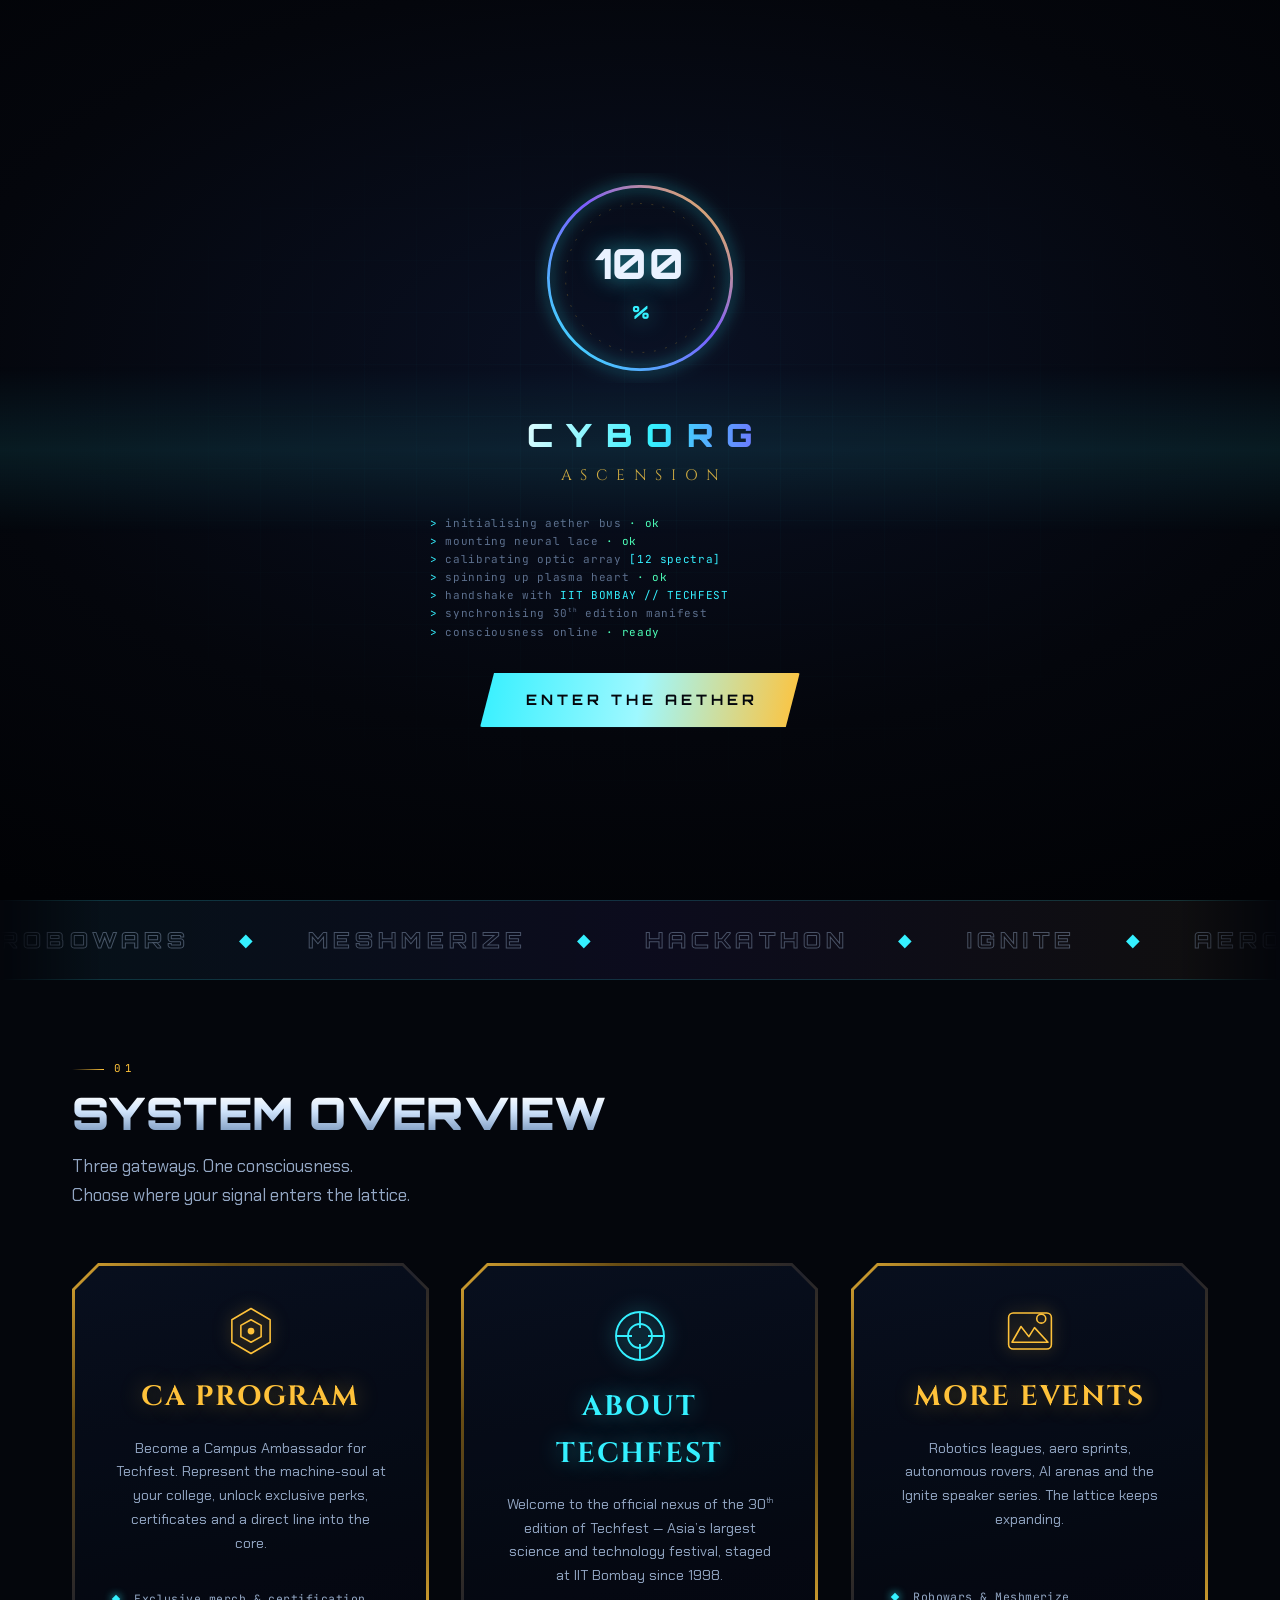
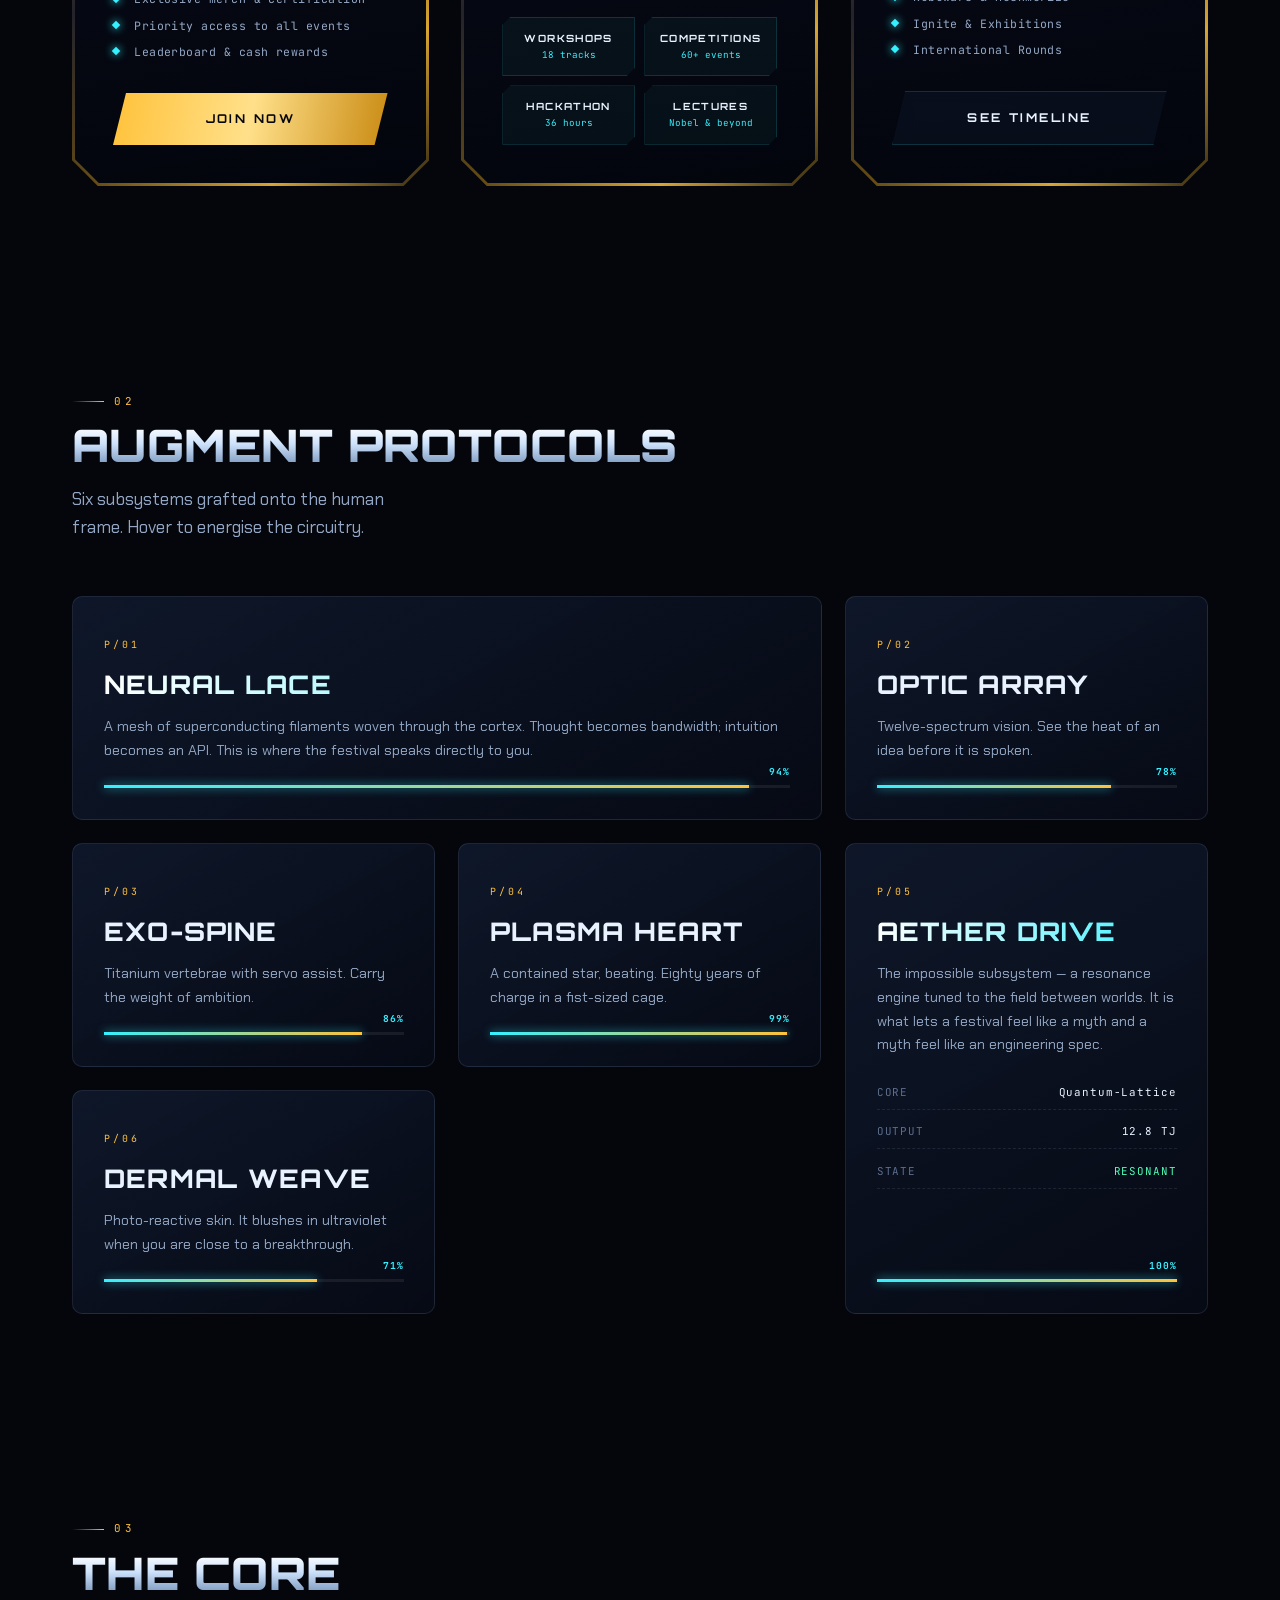
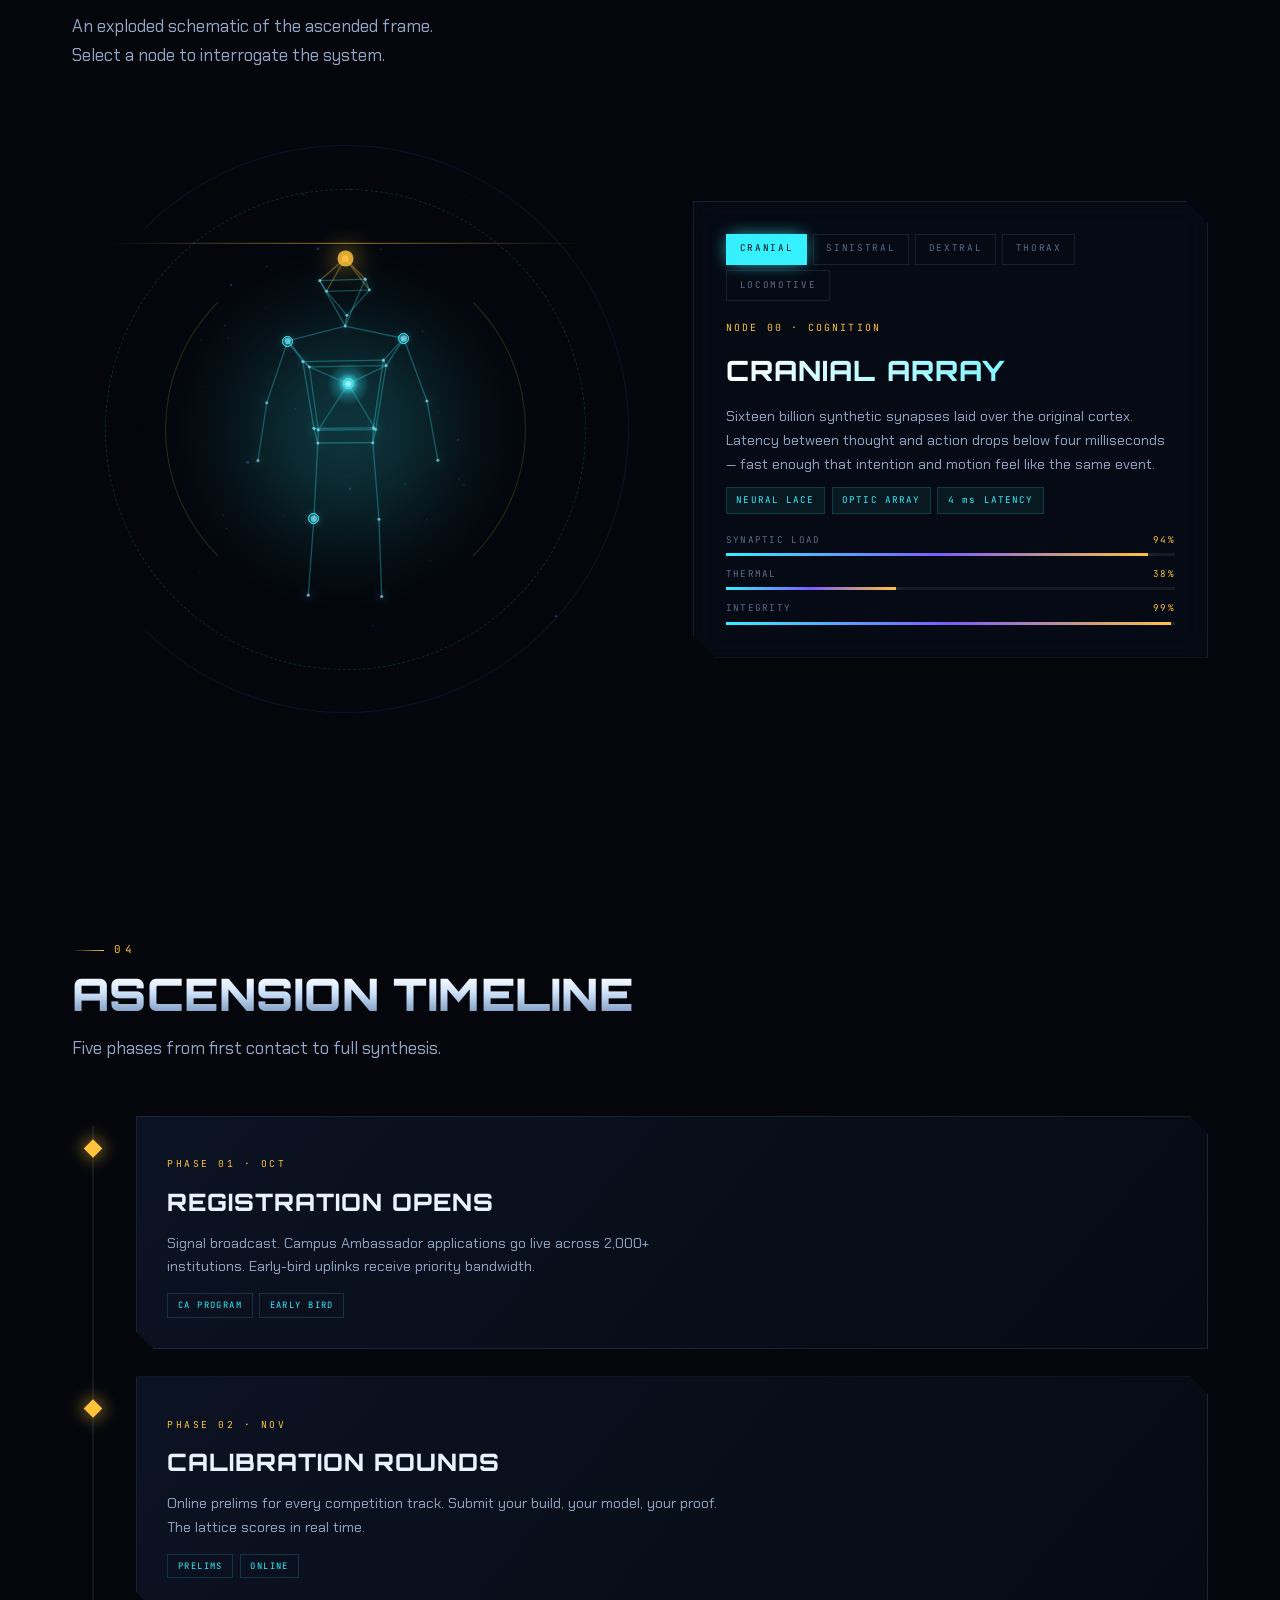
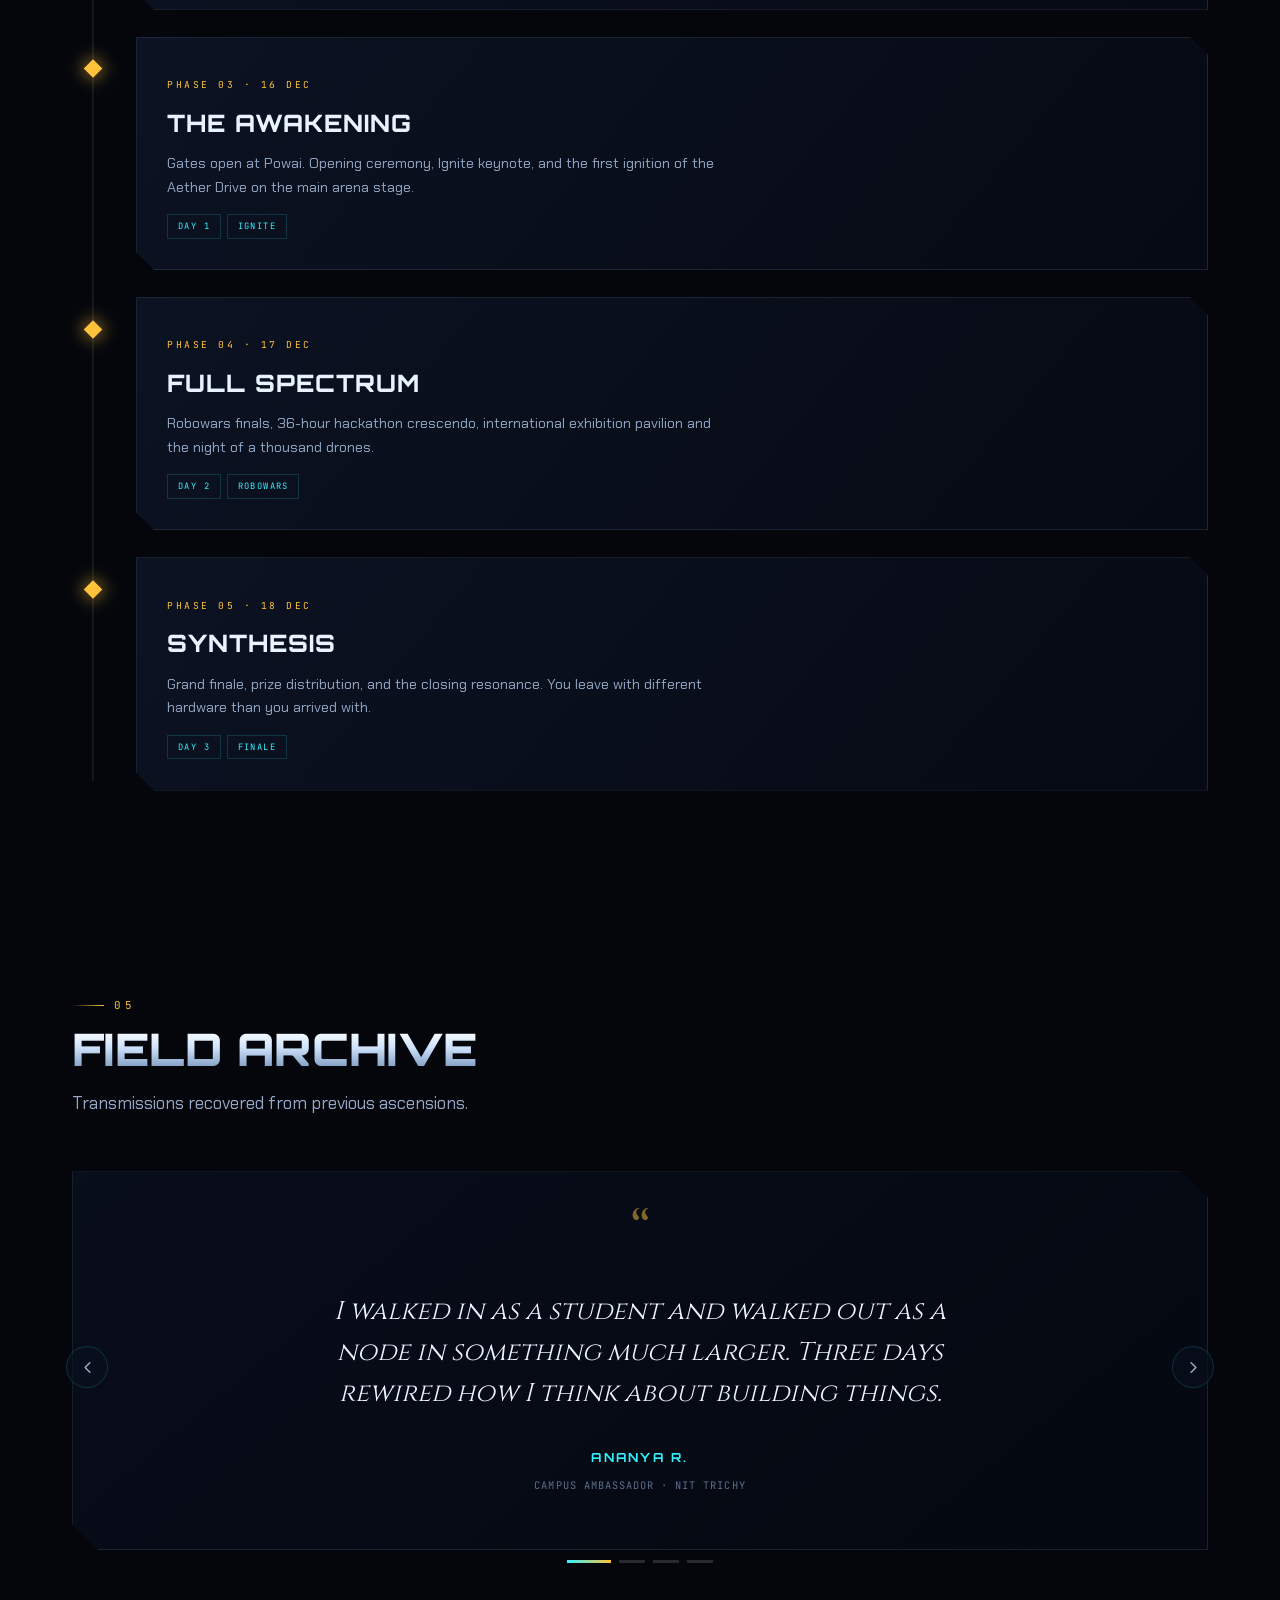
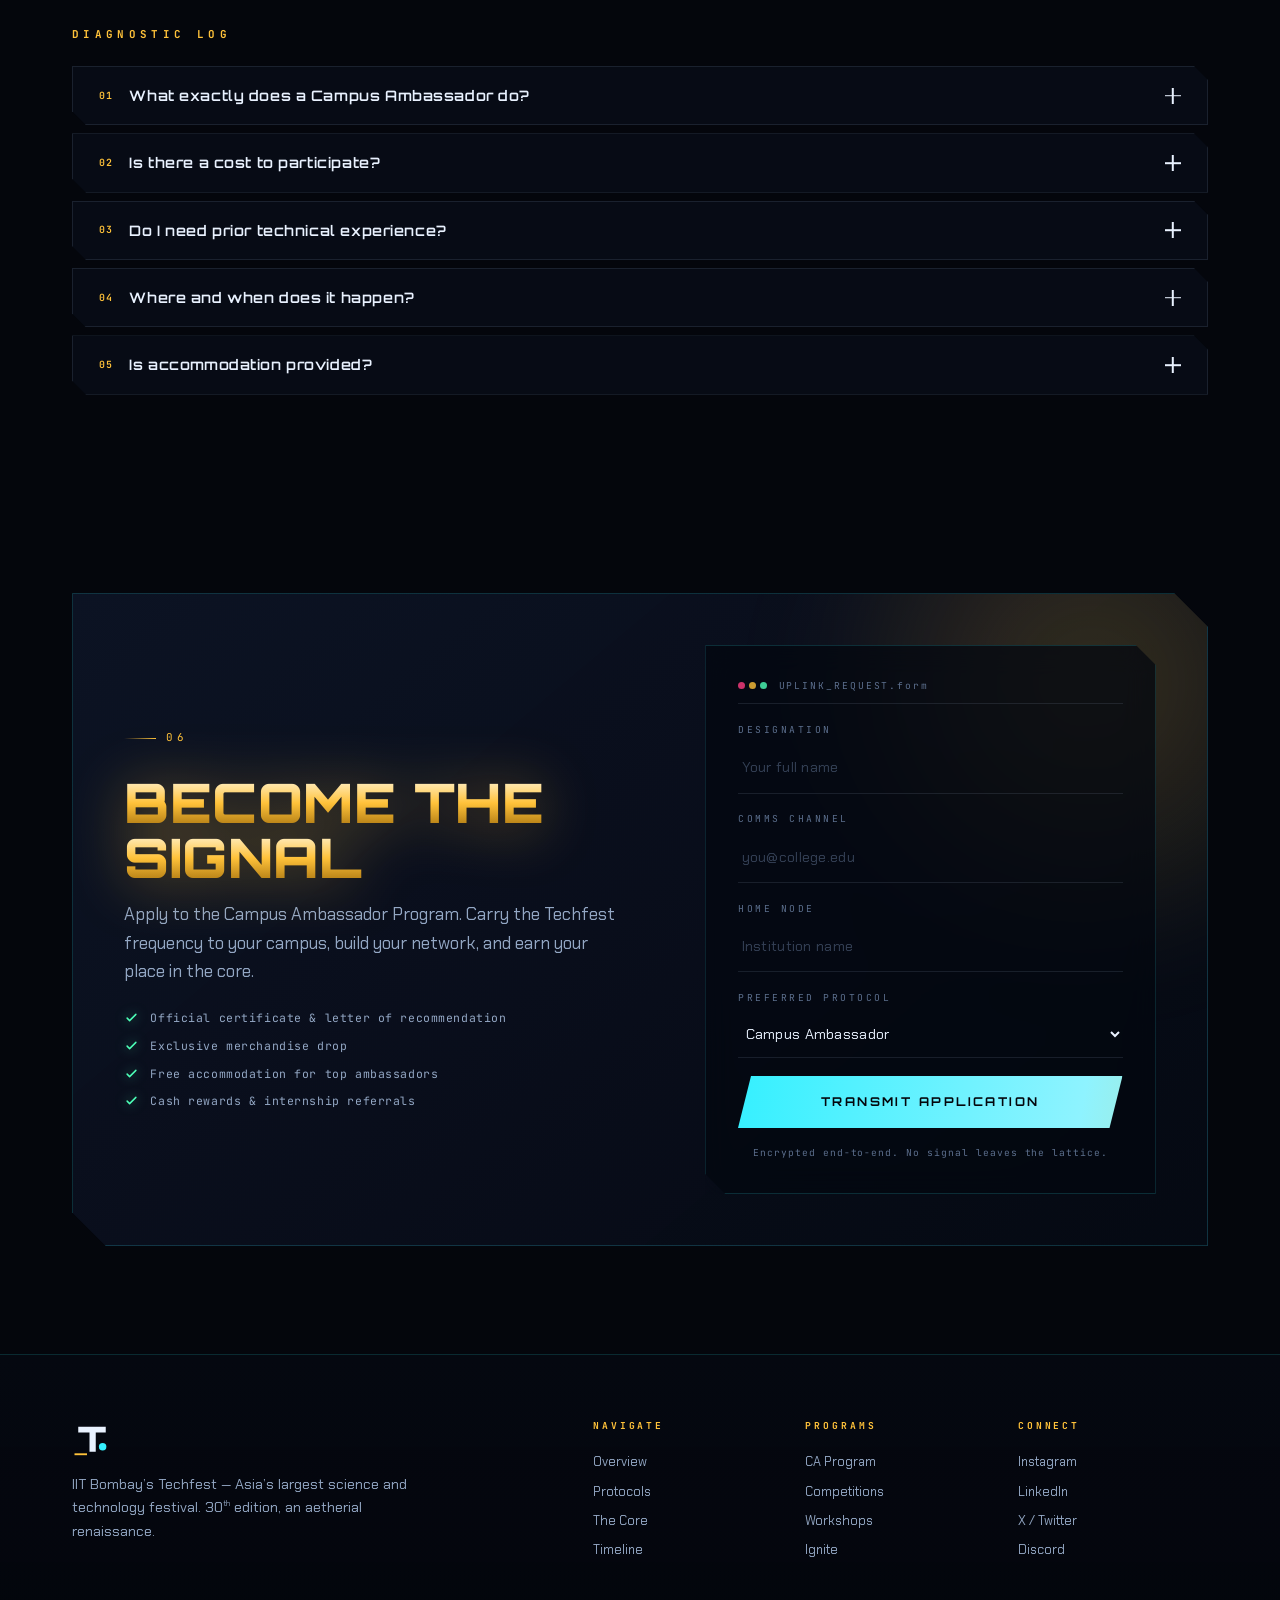
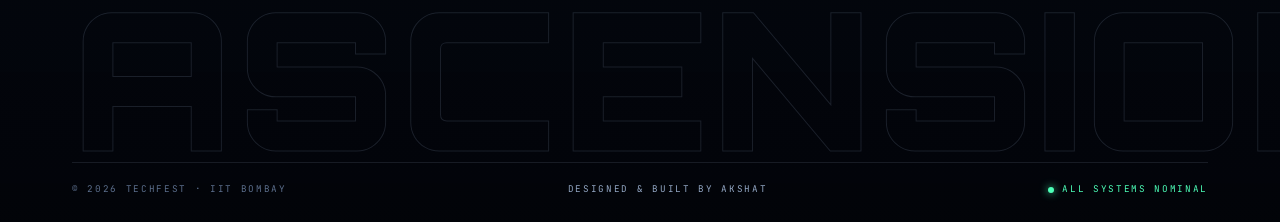
<file: index.html>
<!DOCTYPE html>
<html lang="en" data-theme="aether">
<head>
<meta charset="UTF-8" />
<meta name="viewport" content="width=device-width, initial-scale=1.0, viewport-fit=cover" />
<meta name="theme-color" content="#04060c" />
<title>CYBORG ASCENSION — IIT Bombay's Techfest · 30th Edition</title>
<meta name="description" content="An Aetherial Renaissance. Step into the machine-soul: a cyborg-themed experience for IIT Bombay's Techfest, Asia's largest science and technology festival." />
<meta property="og:title" content="CYBORG ASCENSION — Techfest 30th Edition" />
<meta property="og:description" content="An Aetherial Renaissance. Where flesh remembers and circuitry dreams." />
<meta property="og:type" content="website" />

<link rel="preconnect" href="https://fonts.googleapis.com" />
<link rel="preconnect" href="https://fonts.gstatic.com" crossorigin />
<link href="https://fonts.googleapis.com/css2?family=Orbitron:wght@400..900&family=Chakra+Petch:wght@300;400;500;600;700&family=Cinzel:wght@400..900&family=JetBrains+Mono:wght@300;400;600&display=swap" rel="stylesheet" />

<link rel="stylesheet" href="assets/css/core.css" />
<link rel="stylesheet" href="assets/css/components.css" />
<link rel="stylesheet" href="assets/css/sections.css" />
<link rel="stylesheet" href="assets/css/responsive.css" />
<link rel="icon" href="data:image/svg+xml,%3Csvg xmlns='http://www.w3.org/2000/svg' viewBox='0 0 64 64'%3E%3Crect width='64' height='64' rx='14' fill='%2304060c'/%3E%3Cpath d='M14 18h36v7H36v23h-8V25H14z' fill='%2335f0ff'/%3E%3Ccircle cx='46' cy='44' r='5' fill='%23ffc23a'/%3E%3C/svg%3E" />
</head>
<body class="is-loading">

<!-- ═══════════════ BOOT / PRELOADER ═══════════════ -->
<div class="boot" id="boot" role="status" aria-live="polite" aria-label="Loading experience">
  <div class="boot__grid" aria-hidden="true"></div>
  <div class="boot__inner">
    <div class="boot__ring" aria-hidden="true">
      <svg viewBox="0 0 220 220">
        <defs>
          <linearGradient id="bootGrad" x1="0" y1="0" x2="1" y2="1">
            <stop offset="0%" stop-color="#35f0ff" /><stop offset="55%" stop-color="#7b5cff" /><stop offset="100%" stop-color="#ffc23a" />
          </linearGradient>
        </defs>
        <circle class="boot__track" cx="110" cy="110" r="96" />
        <circle class="boot__prog" id="bootProg" cx="110" cy="110" r="96" />
        <circle class="boot__tick" cx="110" cy="110" r="78" />
      </svg>
      <div class="boot__pct"><span id="bootPct">00</span><i>%</i></div>
    </div>
    <div class="boot__logo">
      <span class="boot__logo-a">CYBORG</span><span class="boot__logo-b">ASCENSION</span>
    </div>
    <ul class="boot__log" id="bootLog" aria-hidden="true"></ul>
    <button class="boot__enter" id="bootEnter" type="button" hidden>
      <span class="boot__enter-glow" aria-hidden="true"></span>
      <span class="boot__enter-txt">ENTER THE AETHER</span>
    </button>
  </div>
  <div class="boot__scan" aria-hidden="true"></div>
</div>

<!-- ═══════════════ GLOBAL FX LAYERS ═══════════════ -->
<canvas id="aether" class="fx-aether" aria-hidden="true"></canvas>
<div class="fx-grain" aria-hidden="true"></div>
<div class="fx-vignette" aria-hidden="true"></div>
<div class="fx-scanlines" aria-hidden="true"></div>
<div class="fx-aberration" id="fxAberration" aria-hidden="true"></div>

<!-- custom cursor -->
<div class="cursor" id="cursor" aria-hidden="true">
  <div class="cursor__dot"></div>
  <div class="cursor__ring">
    <svg viewBox="0 0 48 48"><circle cx="24" cy="24" r="20" /></svg>
    <span class="cursor__bracket cursor__bracket--tl"></span>
    <span class="cursor__bracket cursor__bracket--tr"></span>
    <span class="cursor__bracket cursor__bracket--bl"></span>
    <span class="cursor__bracket cursor__bracket--br"></span>
  </div>
  <div class="cursor__label" id="cursorLabel"></div>
</div>

<!-- scroll progress -->
<div class="scrollbar" aria-hidden="true"><i id="scrollFill"></i></div>

<a class="skip-link" href="#overview">Skip to content</a>

<!-- ═══════════════ HEADER ═══════════════ -->
<header class="hdr" id="hdr">
  <a class="hdr__brand" href="#top" data-cursor="HOME" aria-label="Cyborg Ascension — home">
    <svg class="hdr__mark" viewBox="0 0 64 64" aria-hidden="true">
      <path d="M10 14h44v9H38v31h-10V23H10z" />
      <circle cx="49" cy="46" r="6" class="hdr__mark-eye" />
      <path d="M4 58h20" class="hdr__mark-line" />
    </svg>
    <span class="hdr__word"><b>TECHFEST</b><i>30<sup>TH</sup> EDITION</i></span>
  </a>

  <nav class="hdr__nav" aria-label="Primary">
    <div class="hdr__nav-plate" aria-hidden="true"></div>
    <a href="#overview" data-nav data-cursor="SCAN"><span>OVERVIEW</span></a>
    <a href="#protocols" data-nav data-cursor="SCAN"><span>PROTOCOLS</span><em class="hdr__tag">NEW</em></a>
    <a href="#core" data-nav data-cursor="SCAN"><span>THE CORE</span></a>
    <a href="#timeline" data-nav data-cursor="SCAN"><span>TIMELINE</span></a>
    <a href="#uplink" data-nav data-cursor="SCAN"><span>UPLINK</span></a>
  </nav>

  <div class="hdr__right">
    <button class="hdr__sound" id="soundBtn" type="button" aria-pressed="false" aria-label="Toggle ambient audio" data-cursor="AUDIO">
      <span class="eq"><i></i><i></i><i></i><i></i></span>
    </button>
    <a class="btn btn--sm hdr__cta" href="#uplink" data-magnetic data-cursor="JOIN">
      <span>JOIN NOW</span>
    </a>
    <button class="hdr__burger" id="burger" type="button" aria-expanded="false" aria-controls="drawer" aria-label="Open menu">
      <i></i><i></i><i></i>
    </button>
  </div>
</header>

<!-- mobile drawer -->
<div class="drawer" id="drawer" aria-hidden="true">
  <div class="drawer__bg" aria-hidden="true"></div>
  <nav class="drawer__nav" aria-label="Mobile">
    <a href="#overview" data-nav><i>01</i>OVERVIEW</a>
    <a href="#protocols" data-nav><i>02</i>PROTOCOLS</a>
    <a href="#core" data-nav><i>03</i>THE CORE</a>
    <a href="#timeline" data-nav><i>04</i>TIMELINE</a>
    <a href="#archive" data-nav><i>05</i>ARCHIVE</a>
    <a href="#uplink" data-nav><i>06</i>UPLINK</a>
  </nav>
  <div class="drawer__foot">
    <span>IIT BOMBAY · 16–18 DEC</span>
    <span class="drawer__clock" id="drawerClock">--:--:--</span>
  </div>
</div>

<!-- ═══════════════ SIDE RAILS ═══════════════ -->
<aside class="rail rail--left" aria-label="Section navigation">
  <ul class="rail__list" id="railDots">
    <li><a href="#top"       data-rail="top"       data-cursor="TOP"><span class="rail__dot"></span><span class="rail__txt">HOME</span></a></li>
    <li><a href="#overview"  data-rail="overview"  data-cursor="GO"><span class="rail__dot"></span><span class="rail__txt">OVERVIEW</span></a></li>
    <li><a href="#protocols" data-rail="protocols" data-cursor="GO"><span class="rail__dot"></span><span class="rail__txt">PROTOCOLS</span></a></li>
    <li><a href="#core"      data-rail="core"      data-cursor="GO"><span class="rail__dot"></span><span class="rail__txt">CORE</span></a></li>
    <li><a href="#timeline"  data-rail="timeline"  data-cursor="GO"><span class="rail__dot"></span><span class="rail__txt">TIMELINE</span></a></li>
    <li><a href="#archive"   data-rail="archive"   data-cursor="GO"><span class="rail__dot"></span><span class="rail__txt">ARCHIVE</span></a></li>
    <li><a href="#uplink"    data-rail="uplink"    data-cursor="GO"><span class="rail__dot"></span><span class="rail__txt">UPLINK</span></a></li>
  </ul>
</aside>

<aside class="rail rail--right" aria-label="Social links">
  <ul class="social">
    <li><a href="https://instagram.com/techfest_iitbombay" target="_blank" rel="noopener" aria-label="Instagram" data-cursor="IG"><svg viewBox="0 0 24 24"><rect x="3" y="3" width="18" height="18" rx="5"/><circle cx="12" cy="12" r="4"/><circle cx="17.2" cy="6.8" r="1.1" fill="currentColor" stroke="none"/></svg></a></li>
    <li><a href="https://x.com/techfest_iitb" target="_blank" rel="noopener" aria-label="X" data-cursor="X"><svg viewBox="0 0 24 24"><path d="M4 4l16 16M20 4L4 20"/></svg></a></li>
    <li><a href="https://linkedin.com/company/techfest-iit-bombay" target="_blank" rel="noopener" aria-label="LinkedIn" data-cursor="IN"><svg viewBox="0 0 24 24"><rect x="3" y="3" width="18" height="18" rx="3"/><path d="M7.5 10.5V17M7.5 7.6v.1M11.5 17v-3.6a2.1 2.1 0 014.2 0V17"/></svg></a></li>
    <li><a href="https://facebook.com/techfest" target="_blank" rel="noopener" aria-label="Facebook" data-cursor="FB"><svg viewBox="0 0 24 24"><path d="M14.5 8.5H17M14.5 21V9.8A2.3 2.3 0 0116.8 7.5H17"/><path d="M11 12.5h5.5"/><rect x="3" y="3" width="18" height="18" rx="4"/></svg></a></li>
    <li><a href="https://youtube.com/@techfestiitbombay" target="_blank" rel="noopener" aria-label="YouTube" data-cursor="YT"><svg viewBox="0 0 24 24"><rect x="2.5" y="5.5" width="19" height="13" rx="4"/><path d="M10.5 9.5l5 2.5-5 2.5z"/></svg></a></li>
    <li><a href="https://discord.gg/techfest" target="_blank" rel="noopener" aria-label="Discord" data-cursor="DC"><svg viewBox="0 0 24 24"><path d="M8 6.5c2.7-1 5.3-1 8 0M8 17.5c2.7 1 5.3 1 8 0"/><path d="M8 6.5C5.5 8 4.5 11 4.5 14.5c0 0 1.5 2 3.5 2.5l1-2M16 6.5c2.5 1.5 3.5 4.5 3.5 8 0 0-1.5 2-3.5 2.5l-1-2"/><circle cx="9.5" cy="12.5" r="1.2" fill="currentColor" stroke="none"/><circle cx="14.5" cy="12.5" r="1.2" fill="currentColor" stroke="none"/></svg></a></li>
  </ul>
  <span class="rail__spine" aria-hidden="true"></span>
</aside>

<main id="top">

<!-- ═══════════════ HERO ═══════════════ -->
<section class="hero" id="hero">
  <canvas class="hero__core" id="heroCore" aria-hidden="true"></canvas>

  <div class="hero__orbits" aria-hidden="true">
    <span class="orb orb--1"></span><span class="orb orb--2"></span><span class="orb orb--3"></span>
  </div>

  <div class="hero__inner" data-parallax-scene>
    <p class="hero__eyebrow" data-reveal data-parallax="0.18">
      <span class="tick"></span>IIT BOMBAY&rsquo;S TECHFEST<span class="sep">//</span>ASIA&rsquo;S LARGEST SCIENCE &amp; TECHNOLOGY FESTIVAL
    </p>

    <h1 class="hero__title" data-parallax="0.08">
      <span class="hero__line">
        <span class="glitch" data-txt="CYBORG" data-reveal-chars>CYBORG</span>
      </span>
      <span class="hero__line hero__line--alt">
        <span class="glitch glitch--gold" data-txt="ASCENSION" data-reveal-chars>ASCENSION</span>
      </span>
    </h1>

    <p class="hero__sub" data-reveal data-parallax="0.24">
      An Aetherial Renaissance — where flesh remembers and circuitry dreams.<br />
      <b>16&ndash;18 DECEMBER</b> &middot; 30<sup>TH</sup> EDITION &middot; POWAI, MUMBAI
    </p>

    <div class="hero__actions" data-reveal data-parallax="0.3">
      <a class="btn btn--primary" href="#uplink" data-magnetic data-cursor="INITIATE">
        <span class="btn__shine" aria-hidden="true"></span>
        <span class="btn__label">INITIATE UPLINK</span>
        <svg class="btn__arrow" viewBox="0 0 24 24" aria-hidden="true"><path d="M4 12h15M13 6l6 6-6 6"/></svg>
      </a>
      <a class="btn btn--ghost" href="#protocols" data-magnetic data-cursor="EXPLORE">
        <span class="btn__label">VIEW PROTOCOLS</span>
      </a>
    </div>

    <dl class="hero__stats" data-reveal>
      <div><dt data-count="30" data-suffix="TH">0</dt><dd>EDITION</dd></div>
      <div><dt data-count="175" data-suffix="K+">0</dt><dd>FOOTFALL</dd></div>
      <div><dt data-count="42" data-suffix="+">0</dt><dd>COUNTRIES</dd></div>
      <div><dt data-count="1.2" data-suffix="CR" data-decimals="1">0</dt><dd>PRIZE POOL</dd></div>
    </dl>
  </div>

  <div class="hero__scroll" aria-hidden="true">
    <span>SCROLL</span><i></i>
  </div>

  <div class="hero__hud" aria-hidden="true">
    <div class="hud__corner hud__corner--tl"></div>
    <div class="hud__corner hud__corner--tr"></div>
    <div class="hud__corner hud__corner--bl"></div>
    <div class="hud__corner hud__corner--br"></div>
    <div class="hud__readout">
      <span>SYS</span><b id="hudSys">NOMINAL</b>
      <span>LAT</span><b id="hudLat">19.1334&deg;N</b>
      <span>SYNC</span><b id="hudSync">100%</b>
      <span>T&minus;</span><b id="hudClock">--:--:--</b>
    </div>
  </div>
</section>

<!-- ═══════════════ MARQUEE ═══════════════ -->
<div class="marquee" aria-hidden="true">
  <div class="marquee__track" id="marqueeTrack"></div>
</div>

<!-- ═══════════════ OVERVIEW ═══════════════ -->
<section class="sec sec--overview" id="overview">
  <div class="sec__head" data-reveal>
    <span class="sec__idx">01</span>
    <h2 class="sec__title"><span data-reveal-chars>SYSTEM OVERVIEW</span></h2>
    <p class="sec__lede">Three gateways. One consciousness. Choose where your signal enters the lattice.</p>
  </div>

  <div class="panels">
    <article class="panel" data-reveal data-tilt>
      <span class="panel__frame" aria-hidden="true"></span>
      <div class="panel__body">
        <span class="panel__sigil" aria-hidden="true">
          <svg viewBox="0 0 48 48"><path d="M24 4l17 10v20L24 44 7 34V14z"/><path d="M24 14l9 5v10l-9 5-9-5V19z"/><circle cx="24" cy="24" r="3" fill="currentColor" stroke="none"/></svg>
        </span>
        <h3>CA PROGRAM</h3>
        <p>Become a Campus Ambassador for Techfest. Represent the machine-soul at your college, unlock exclusive perks, certificates and a direct line into the core.</p>
        <ul class="panel__list">
          <li>Exclusive merch &amp; certification</li>
          <li>Priority access to all events</li>
          <li>Leaderboard &amp; cash rewards</li>
        </ul>
        <a class="btn btn--gold btn--block" href="#uplink" data-magnetic data-cursor="JOIN"><span class="btn__label">JOIN NOW</span></a>
      </div>
    </article>

    <article class="panel panel--feature" data-reveal data-tilt>
      <span class="panel__frame" aria-hidden="true"></span>
      <div class="panel__body">
        <span class="panel__sigil panel__sigil--lg" aria-hidden="true">
          <svg viewBox="0 0 48 48"><circle cx="24" cy="24" r="18"/><circle cx="24" cy="24" r="9"/><path d="M24 6v12M24 30v12M6 24h12M30 24h12"/></svg>
        </span>
        <h3>ABOUT TECHFEST</h3>
        <p>Welcome to the official nexus of the 30<sup>th</sup> edition of Techfest — Asia&rsquo;s largest science and technology festival, staged at IIT Bombay since 1998.</p>
        <div class="panel__chips">
          <a class="chip" href="#protocols" data-cursor="OPEN"><b>WORKSHOPS</b><i>18 tracks</i></a>
          <a class="chip" href="#protocols" data-cursor="OPEN"><b>COMPETITIONS</b><i>60+ events</i></a>
          <a class="chip" href="#core" data-cursor="OPEN"><b>HACKATHON</b><i>36 hours</i></a>
          <a class="chip" href="#archive" data-cursor="OPEN"><b>LECTURES</b><i>Nobel &amp; beyond</i></a>
        </div>
      </div>
    </article>

    <article class="panel" data-reveal data-tilt>
      <span class="panel__frame" aria-hidden="true"></span>
      <div class="panel__body">
        <span class="panel__sigil" aria-hidden="true">
          <svg viewBox="0 0 48 48"><path d="M8 34l8-14 7 9 5-8 12 13z"/><circle cx="34" cy="13" r="4"/><rect x="5" y="8" width="38" height="32" rx="4"/></svg>
        </span>
        <h3>MORE EVENTS</h3>
        <p>Robotics leagues, aero sprints, autonomous rovers, AI arenas and the Ignite speaker series. The lattice keeps expanding.</p>
        <ul class="panel__list">
          <li>Robowars &amp; Meshmerize</li>
          <li>Ignite &amp; Exhibitions</li>
          <li>International Rounds</li>
        </ul>
        <a class="btn btn--ghost btn--block" href="#timeline" data-magnetic data-cursor="VIEW"><span class="btn__label">SEE TIMELINE</span></a>
      </div>
    </article>
  </div>
</section>

<!-- ═══════════════ PROTOCOLS ═══════════════ -->
<section class="sec sec--protocols" id="protocols">
  <div class="sec__head" data-reveal>
    <span class="sec__idx">02</span>
    <h2 class="sec__title"><span data-reveal-chars>AUGMENT PROTOCOLS</span></h2>
    <p class="sec__lede">Six subsystems grafted onto the human frame. Hover to energise the circuitry.</p>
  </div>

  <div class="bento">
    <article class="cardx cardx--wide" data-reveal data-tilt data-cursor="OPEN">
      <span class="cardx__scan" aria-hidden="true"></span>
      <span class="cardx__corners" aria-hidden="true"></span>
      <div class="cardx__num">P/01</div>
      <h3 class="cardx__title">NEURAL LACE</h3>
      <p class="cardx__txt">A mesh of superconducting filaments woven through the cortex. Thought becomes bandwidth; intuition becomes an API. This is where the festival speaks directly to you.</p>
      <div class="cardx__meter" data-meter="94"><i></i><b>94%</b></div>
    </article>

    <article class="cardx" data-reveal data-tilt data-cursor="OPEN">
      <span class="cardx__scan" aria-hidden="true"></span>
      <span class="cardx__corners" aria-hidden="true"></span>
      <div class="cardx__num">P/02</div>
      <h3 class="cardx__title">OPTIC ARRAY</h3>
      <p class="cardx__txt">Twelve-spectrum vision. See the heat of an idea before it is spoken.</p>
      <div class="cardx__meter" data-meter="78"><i></i><b>78%</b></div>
    </article>

    <article class="cardx" data-reveal data-tilt data-cursor="OPEN">
      <span class="cardx__scan" aria-hidden="true"></span>
      <span class="cardx__corners" aria-hidden="true"></span>
      <div class="cardx__num">P/03</div>
      <h3 class="cardx__title">EXO-SPINE</h3>
      <p class="cardx__txt">Titanium vertebrae with servo assist. Carry the weight of ambition.</p>
      <div class="cardx__meter" data-meter="86"><i></i><b>86%</b></div>
    </article>

    <article class="cardx" data-reveal data-tilt data-cursor="OPEN">
      <span class="cardx__scan" aria-hidden="true"></span>
      <span class="cardx__corners" aria-hidden="true"></span>
      <div class="cardx__num">P/04</div>
      <h3 class="cardx__title">PLASMA HEART</h3>
      <p class="cardx__txt">A contained star, beating. Eighty years of charge in a fist-sized cage.</p>
      <div class="cardx__meter" data-meter="99"><i></i><b>99%</b></div>
    </article>

    <article class="cardx cardx--tall" data-reveal data-tilt data-cursor="OPEN">
      <span class="cardx__scan" aria-hidden="true"></span>
      <span class="cardx__corners" aria-hidden="true"></span>
      <div class="cardx__num">P/05</div>
      <h3 class="cardx__title">AETHER DRIVE</h3>
      <p class="cardx__txt">The impossible subsystem — a resonance engine tuned to the field between worlds. It is what lets a festival feel like a myth and a myth feel like an engineering spec.</p>
      <ul class="cardx__specs">
        <li><span>CORE</span><b>Quantum-Lattice</b></li>
        <li><span>OUTPUT</span><b>12.8 TJ</b></li>
        <li><span>STATE</span><b class="pulse">RESONANT</b></li>
      </ul>
      <div class="cardx__meter" data-meter="100"><i></i><b>100%</b></div>
    </article>

    <article class="cardx" data-reveal data-tilt data-cursor="OPEN">
      <span class="cardx__scan" aria-hidden="true"></span>
      <span class="cardx__corners" aria-hidden="true"></span>
      <div class="cardx__num">P/06</div>
      <h3 class="cardx__title">DERMAL WEAVE</h3>
      <p class="cardx__txt">Photo-reactive skin. It blushes in ultraviolet when you are close to a breakthrough.</p>
      <div class="cardx__meter" data-meter="71"><i></i><b>71%</b></div>
    </article>
  </div>
</section>

<!-- ═══════════════ THE CORE ═══════════════ -->
<section class="sec sec--core" id="core">
  <div class="sec__head" data-reveal>
    <span class="sec__idx">03</span>
    <h2 class="sec__title"><span data-reveal-chars>THE CORE</span></h2>
    <p class="sec__lede">An exploded schematic of the ascended frame. Select a node to interrogate the system.</p>
  </div>

  <div class="core">
    <div class="core__stage" data-reveal>
      <canvas id="coreCanvas" aria-hidden="true"></canvas>
      <div class="core__ring core__ring--a" aria-hidden="true"></div>
      <div class="core__ring core__ring--b" aria-hidden="true"></div>
      <div class="core__ring core__ring--c" aria-hidden="true"></div>
      <div class="core__hotspots" id="coreHotspots">
        <button class="hot" type="button" data-node="0" style="--x:50%;--y:14%" aria-label="Cranial node" data-cursor="SCAN"><i></i></button>
        <button class="hot" type="button" data-node="1" style="--x:22%;--y:40%" aria-label="Left shoulder node" data-cursor="SCAN"><i></i></button>
        <button class="hot" type="button" data-node="2" style="--x:78%;--y:40%" aria-label="Right shoulder node" data-cursor="SCAN"><i></i></button>
        <button class="hot" type="button" data-node="3" style="--x:50%;--y:52%" aria-label="Thoracic core" data-cursor="SCAN"><i></i></button>
        <button class="hot" type="button" data-node="4" style="--x:34%;--y:80%" aria-label="Locomotion node" data-cursor="SCAN"><i></i></button>
      </div>
      <span class="core__glow" aria-hidden="true"></span>
    </div>

    <div class="core__panel" data-reveal>
      <div class="core__tabs" role="tablist" aria-label="Core subsystems">
        <button role="tab" class="is-on" data-tab="0" aria-selected="true" data-cursor="SELECT">CRANIAL</button>
        <button role="tab" data-tab="1" aria-selected="false" data-cursor="SELECT">SINISTRAL</button>
        <button role="tab" data-tab="2" aria-selected="false" data-cursor="SELECT">DEXTRAL</button>
        <button role="tab" data-tab="3" aria-selected="false" data-cursor="SELECT">THORAX</button>
        <button role="tab" data-tab="4" aria-selected="false" data-cursor="SELECT">LOCOMOTIVE</button>
      </div>
      <div class="core__readout" id="coreReadout" role="tabpanel" aria-live="polite">
        <!-- injected -->
      </div>
      <div class="core__bars" id="coreBars"><!-- injected --></div>
    </div>
  </div>
</section>

<!-- ═══════════════ TIMELINE ═══════════════ -->
<section class="sec sec--timeline" id="timeline">
  <div class="sec__head" data-reveal>
    <span class="sec__idx">04</span>
    <h2 class="sec__title"><span data-reveal-chars>ASCENSION TIMELINE</span></h2>
    <p class="sec__lede">Five phases from first contact to full synthesis.</p>
  </div>

  <ol class="tl">
    <span class="tl__spine" aria-hidden="true"><i id="tlFill"></i></span>

    <li class="tl__item" data-reveal>
      <span class="tl__node" aria-hidden="true"></span>
      <div class="tl__card">
        <span class="tl__date">PHASE 01 &middot; OCT</span>
        <h3>REGISTRATION OPENS</h3>
        <p>Signal broadcast. Campus Ambassador applications go live across 2,000+ institutions. Early-bird uplinks receive priority bandwidth.</p>
        <div class="tl__tags"><span>CA PROGRAM</span><span>EARLY BIRD</span></div>
      </div>
    </li>

    <li class="tl__item" data-reveal>
      <span class="tl__node" aria-hidden="true"></span>
      <div class="tl__card">
        <span class="tl__date">PHASE 02 &middot; NOV</span>
        <h3>CALIBRATION ROUNDS</h3>
        <p>Online prelims for every competition track. Submit your build, your model, your proof. The lattice scores in real time.</p>
        <div class="tl__tags"><span>PRELIMS</span><span>ONLINE</span></div>
      </div>
    </li>

    <li class="tl__item" data-reveal>
      <span class="tl__node" aria-hidden="true"></span>
      <div class="tl__card">
        <span class="tl__date">PHASE 03 &middot; 16 DEC</span>
        <h3>THE AWAKENING</h3>
        <p>Gates open at Powai. Opening ceremony, Ignite keynote, and the first ignition of the Aether Drive on the main arena stage.</p>
        <div class="tl__tags"><span>DAY 1</span><span>IGNITE</span></div>
      </div>
    </li>

    <li class="tl__item" data-reveal>
      <span class="tl__node" aria-hidden="true"></span>
      <div class="tl__card">
        <span class="tl__date">PHASE 04 &middot; 17 DEC</span>
        <h3>FULL SPECTRUM</h3>
        <p>Robowars finals, 36-hour hackathon crescendo, international exhibition pavilion and the night of a thousand drones.</p>
        <div class="tl__tags"><span>DAY 2</span><span>ROBOWARS</span></div>
      </div>
    </li>

    <li class="tl__item" data-reveal>
      <span class="tl__node" aria-hidden="true"></span>
      <div class="tl__card">
        <span class="tl__date">PHASE 05 &middot; 18 DEC</span>
        <h3>SYNTHESIS</h3>
        <p>Grand finale, prize distribution, and the closing resonance. You leave with different hardware than you arrived with.</p>
        <div class="tl__tags"><span>DAY 3</span><span>FINALE</span></div>
      </div>
    </li>
  </ol>
</section>

<!-- ═══════════════ ARCHIVE ═══════════════ -->
<section class="sec sec--archive" id="archive">
  <div class="sec__head" data-reveal>
    <span class="sec__idx">05</span>
    <h2 class="sec__title"><span data-reveal-chars>FIELD ARCHIVE</span></h2>
    <p class="sec__lede">Transmissions recovered from previous ascensions.</p>
  </div>

  <div class="quotes" id="quotes" data-reveal>
    <button class="quotes__nav quotes__nav--prev" type="button" aria-label="Previous" data-cursor="PREV"><svg viewBox="0 0 24 24"><path d="M15 6l-6 6 6 6"/></svg></button>
    <div class="quotes__viewport"><div class="quotes__track" id="quotesTrack"></div></div>
    <button class="quotes__nav quotes__nav--next" type="button" aria-label="Next" data-cursor="NEXT"><svg viewBox="0 0 24 24"><path d="M9 6l6 6-6 6"/></svg></button>
    <div class="quotes__dots" id="quotesDots"></div>
  </div>

  <div class="faq" data-reveal>
    <h3 class="faq__h">DIAGNOSTIC LOG</h3>
    <div class="faq__list" id="faqList"></div>
  </div>
</section>

<!-- ═══════════════ UPLINK / CTA ═══════════════ -->
<section class="sec sec--uplink" id="uplink">
  <div class="uplink">
    <div class="uplink__glow" aria-hidden="true"></div>

    <div class="uplink__copy" data-reveal>
      <span class="sec__idx">06</span>
      <h2 class="uplink__title"><span class="glitch glitch--gold" data-txt="BECOME THE SIGNAL" data-reveal-chars>BECOME THE SIGNAL</span></h2>
      <p class="uplink__lede">Apply to the Campus Ambassador Program. Carry the Techfest frequency to your campus, build your network, and earn your place in the core.</p>
      <ul class="uplink__perks">
        <li><svg viewBox="0 0 24 24"><path d="M5 13l4 4L19 7"/></svg>Official certificate &amp; letter of recommendation</li>
        <li><svg viewBox="0 0 24 24"><path d="M5 13l4 4L19 7"/></svg>Exclusive merchandise drop</li>
        <li><svg viewBox="0 0 24 24"><path d="M5 13l4 4L19 7"/></svg>Free accommodation for top ambassadors</li>
        <li><svg viewBox="0 0 24 24"><path d="M5 13l4 4L19 7"/></svg>Cash rewards &amp; internship referrals</li>
      </ul>
    </div>

    <form class="uplink__form" id="uplinkForm" data-reveal novalidate>
      <div class="uplink__form-head">
        <span class="dotrow" aria-hidden="true"><i></i><i></i><i></i></span>
        <span>UPLINK_REQUEST.form</span>
      </div>

      <label class="field">
        <span class="field__label">DESIGNATION</span>
        <input type="text" name="name" required placeholder="Your full name" autocomplete="name" data-cursor="TYPE" />
        <span class="field__line" aria-hidden="true"></span>
      </label>

      <label class="field">
        <span class="field__label">COMMS CHANNEL</span>
        <input type="email" name="email" required placeholder="you@college.edu" autocomplete="email" data-cursor="TYPE" />
        <span class="field__line" aria-hidden="true"></span>
      </label>

      <label class="field">
        <span class="field__label">HOME NODE</span>
        <input type="text" name="college" required placeholder="Institution name" autocomplete="organization" data-cursor="TYPE" />
        <span class="field__line" aria-hidden="true"></span>
      </label>

      <label class="field">
        <span class="field__label">PREFERRED PROTOCOL</span>
        <select name="track" data-cursor="PICK">
          <option>Campus Ambassador</option>
          <option>Competitions</option>
          <option>Workshops</option>
          <option>Hackathon</option>
          <option>Exhibitions</option>
        </select>
        <span class="field__line" aria-hidden="true"></span>
      </label>

      <button class="btn btn--primary btn--block" type="submit" data-magnetic data-cursor="SEND">
        <span class="btn__shine" aria-hidden="true"></span>
        <span class="btn__label" id="submitLabel">TRANSMIT APPLICATION</span>
      </button>

      <p class="uplink__note" id="formNote" role="status" aria-live="polite">Encrypted end-to-end. No signal leaves the lattice.</p>
    </form>
  </div>
</section>

</main>

<!-- ═══════════════ FOOTER ═══════════════ -->
<footer class="ftr">
  <div class="ftr__top">
    <div class="ftr__brand">
      <svg class="hdr__mark" viewBox="0 0 64 64" aria-hidden="true">
        <path d="M10 14h44v9H38v31h-10V23H10z" /><circle cx="49" cy="46" r="6" class="hdr__mark-eye" /><path d="M4 58h20" class="hdr__mark-line" />
      </svg>
      <p>IIT Bombay&rsquo;s Techfest &mdash; Asia&rsquo;s largest science and technology festival. 30<sup>th</sup> edition, an aetherial renaissance.</p>
    </div>
    <nav class="ftr__cols" aria-label="Footer">
      <div><h4>NAVIGATE</h4><a href="#overview">Overview</a><a href="#protocols">Protocols</a><a href="#core">The Core</a><a href="#timeline">Timeline</a></div>
      <div><h4>PROGRAMS</h4><a href="#uplink">CA Program</a><a href="#protocols">Competitions</a><a href="#protocols">Workshops</a><a href="#archive">Ignite</a></div>
      <div><h4>CONNECT</h4><a href="https://instagram.com/techfest_iitbombay" target="_blank" rel="noopener">Instagram</a><a href="https://linkedin.com/company/techfest-iit-bombay" target="_blank" rel="noopener">LinkedIn</a><a href="https://x.com/techfest_iitb" target="_blank" rel="noopener">X / Twitter</a><a href="https://discord.gg/techfest" target="_blank" rel="noopener">Discord</a></div>
    </nav>
  </div>

  <div class="ftr__word" aria-hidden="true">ASCENSION</div>

  <div class="ftr__bar">
    <span>&copy; <span id="yr">2026</span> TECHFEST &middot; IIT BOMBAY</span>
    <span class="ftr__sig">DESIGNED &amp; BUILT BY AKSHAT</span>
    <span class="ftr__status"><i></i>ALL SYSTEMS NOMINAL</span>
  </div>
</footer>

<script src="assets/js/gl-aether.js" defer></script>
<script src="assets/js/cyber-core.js" defer></script>
<script src="assets/js/interactions.js" defer></script>
<script src="assets/js/main.js" defer></script>
</body>
</html>
</file>
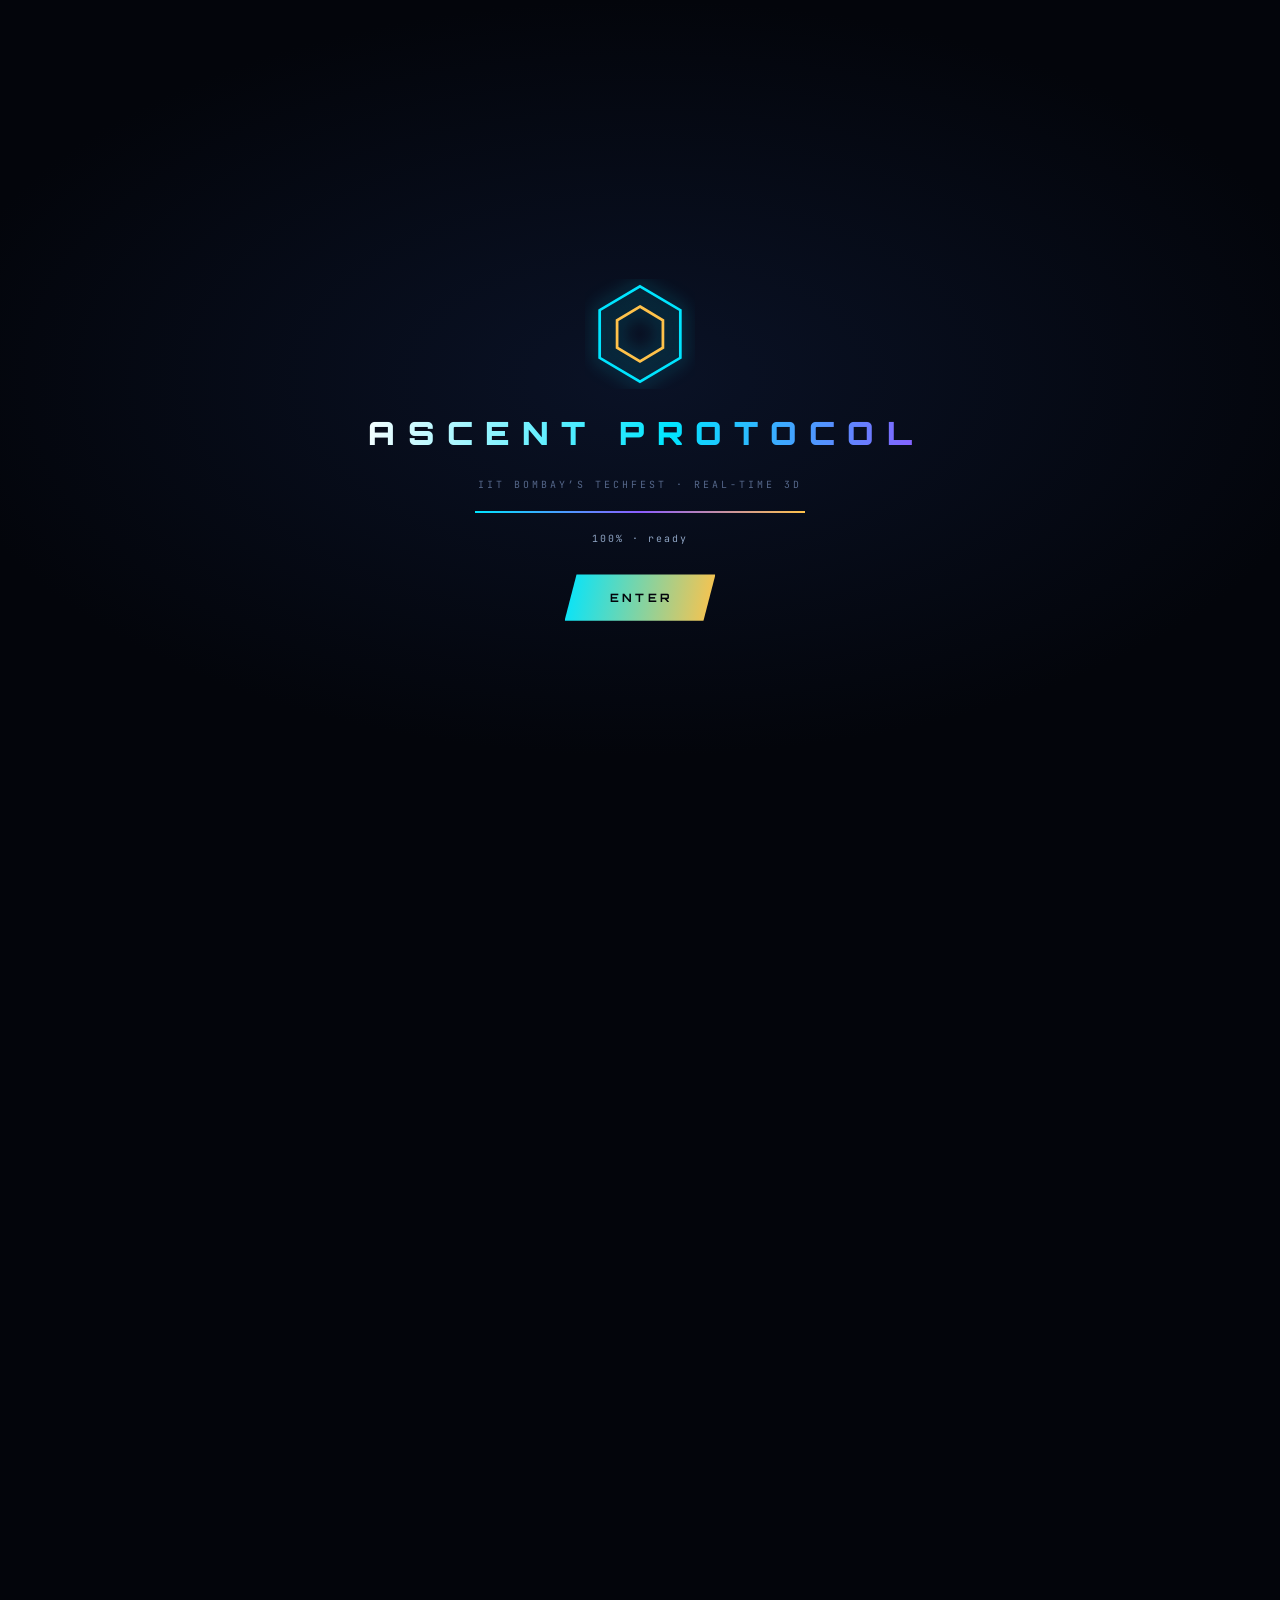
<file: 3d/index.html>
<!DOCTYPE html>
<html lang="en">
<head>
<meta charset="UTF-8" />
<meta name="viewport" content="width=device-width, initial-scale=1.0, viewport-fit=cover" />
<meta name="theme-color" content="#03050b" />
<title>ASCENT PROTOCOL — Techfest 3D</title>
<meta name="description" content="A scroll-driven 3D journey through Techfest: ignition, the lattice, the arena, the spire and the transmission. Built with WebGL." />
<meta property="og:title" content="ASCENT PROTOCOL — Techfest 3D" />
<meta property="og:description" content="Scroll to fly through five chapters of a real-time 3D world." />

<link rel="preconnect" href="https://fonts.googleapis.com" />
<link rel="preconnect" href="https://fonts.gstatic.com" crossorigin />
<link href="https://fonts.googleapis.com/css2?family=Orbitron:wght@500..900&family=Chakra+Petch:wght@300;400;600&family=JetBrains+Mono:wght@300;400&display=swap" rel="stylesheet" />
<link rel="stylesheet" href="css/app.css" />
<link rel="icon" href="data:image/svg+xml,%3Csvg xmlns='http://www.w3.org/2000/svg' viewBox='0 0 64 64'%3E%3Crect width='64' height='64' rx='14' fill='%2303050b'/%3E%3Cpath d='M32 8l21 12v24L32 56 11 44V20z' fill='none' stroke='%2300e5ff' stroke-width='4'/%3E%3C/svg%3E" />

<script type="importmap">
{
  "imports": {
    "three": "./vendor/three/three.module.js",
    "three/addons/": "./vendor/three/addons/"
  }
}
</script>
</head>
<body>

<!-- ───────── LOADER ───────── -->
<div class="load" id="load">
  <div class="load__box">
    <div class="load__mark" aria-hidden="true">
      <svg viewBox="0 0 120 120">
        <polygon class="load__hex" points="60,8 104,34 104,86 60,112 16,86 16,34" />
        <polygon class="load__hex load__hex--in" points="60,30 85,45 85,75 60,90 35,75 35,45" />
      </svg>
    </div>
    <h1 class="load__title">ASCENT PROTOCOL</h1>
    <p class="load__sub">IIT BOMBAY&rsquo;S TECHFEST &middot; REAL-TIME 3D</p>
    <div class="load__rail"><i id="loadBar"></i></div>
    <p class="load__pct"><span id="loadPct">0</span>% &middot; <span id="loadMsg">compiling shaders</span></p>
    <button class="load__btn" id="loadBtn" type="button" hidden>ENTER</button>
  </div>
</div>

<!-- ───────── WEBGL FALLBACK ───────── -->
<noscript><div class="fallback"><h2>JavaScript required</h2><p>This experience renders in real time with WebGL.</p></div></noscript>
<div class="fallback" id="fallback" hidden>
  <h2>WebGL unavailable</h2>
  <p>This experience needs WebGL. Try a current Chrome, Edge, Firefox or Safari with hardware acceleration enabled.</p>
</div>

<!-- ───────── 3D CANVAS ───────── -->
<canvas id="gl" aria-hidden="true"></canvas>
<div class="grade" aria-hidden="true"></div>
<div class="scan" aria-hidden="true"></div>

<!-- ───────── FIXED UI ───────── -->
<header class="hud" id="hud">
  <a class="hud__brand" href="../">
    <svg viewBox="0 0 64 64" aria-hidden="true"><path d="M32 6l23 13v26L32 58 9 45V19z" /></svg>
    <span><b>TECHFEST</b><i>ASCENT PROTOCOL</i></span>
  </a>
  <nav class="hud__chapters" id="chapterNav" aria-label="Chapters"></nav>
  <div class="hud__meta">
    <span class="hud__fps" id="fps">-- FPS</span>
    <button class="hud__btn" id="autoBtn" type="button" aria-pressed="false" title="Auto-fly through the scene">AUTO-FLY</button>
  </div>
</header>

<div class="progress" aria-hidden="true">
  <div class="progress__rail"><i id="progFill"></i></div>
  <span class="progress__pct" id="progPct">00</span>
</div>

<div class="hint" id="hint" aria-hidden="true"><i></i>SCROLL TO FLY</div>

<!-- ───────── CHAPTER OVERLAYS ───────── -->
<main class="chapters" id="chapters">

  <section class="ch" data-ch="0">
    <p class="ch__kicker"><i></i>CHAPTER 01 &mdash; IGNITION</p>
    <h2 class="ch__title">THE CORE<br /><em>AWAKENS</em></h2>
    <p class="ch__body">Thirty editions of ideas compressed into a single contained reaction. Everything that follows radiates from here.</p>
    <p class="ch__note">DRAG TO ORBIT &middot; SCROLL TO ADVANCE</p>
  </section>

  <section class="ch ch--right" data-ch="1">
    <p class="ch__kicker"><i></i>CHAPTER 02 &mdash; THE LATTICE</p>
    <h2 class="ch__title">BUILT<br /><em>FROM LIGHT</em></h2>
    <p class="ch__body">A corridor of resonance rings carries the signal outward. Every ring is an institution, a team, a project that answered the call.</p>
    <dl class="ch__stats">
      <div><dt>2,400+</dt><dd>COLLEGES</dd></div>
      <div><dt>175K</dt><dd>FOOTFALL</dd></div>
      <div><dt>42</dt><dd>COUNTRIES</dd></div>
    </dl>
  </section>

  <section class="ch ch--top" data-ch="2">
    <p class="ch__kicker"><i></i>CHAPTER 03 &mdash; THE ARENA</p>
    <h2 class="ch__title">SIX CONTESTS<br /><em>ONE FLOOR</em></h2>
    <p class="ch__body">Hover a body to scan it. Click to lock on.</p>
  </section>

  <section class="ch" data-ch="3">
    <p class="ch__kicker"><i></i>CHAPTER 04 &mdash; THE SPIRE</p>
    <h2 class="ch__title">IT<br /><em>ASSEMBLES</em></h2>
    <p class="ch__body">Two thousand parts find their place as you climb. Nobody builds the spire alone &mdash; that is rather the point.</p>
  </section>

  <section class="ch ch--bottom" data-ch="4">
    <p class="ch__kicker"><i></i>CHAPTER 05 &mdash; TRANSMISSION</p>
    <h2 class="ch__title">SEE YOU<br /><em>IN DECEMBER</em></h2>
    <p class="ch__body">16&ndash;18 December &middot; IIT Bombay, Powai</p>
    <div class="ch__cta">
      <a class="btn btn--solid" href="../#uplink">JOIN THE PROGRAM</a>
      <a class="btn" href="../">BACK TO MAIN SITE</a>
    </div>
  </section>

</main>

<!-- ───────── ARENA LABELS + PANEL ───────── -->
<div class="labels" id="labels" aria-hidden="true"></div>

<aside class="panel" id="panel" aria-live="polite">
  <button class="panel__x" id="panelX" type="button" aria-label="Close">&times;</button>
  <span class="panel__tag" id="panelTag"></span>
  <h3 class="panel__title" id="panelTitle"></h3>
  <p class="panel__body" id="panelBody"></p>
  <dl class="panel__specs" id="panelSpecs"></dl>
</aside>

<!-- the scroll track that drives the camera -->
<div class="track" id="track" aria-hidden="true"></div>

<script type="module" src="js/app.js"></script>
</body>
</html>
</file>
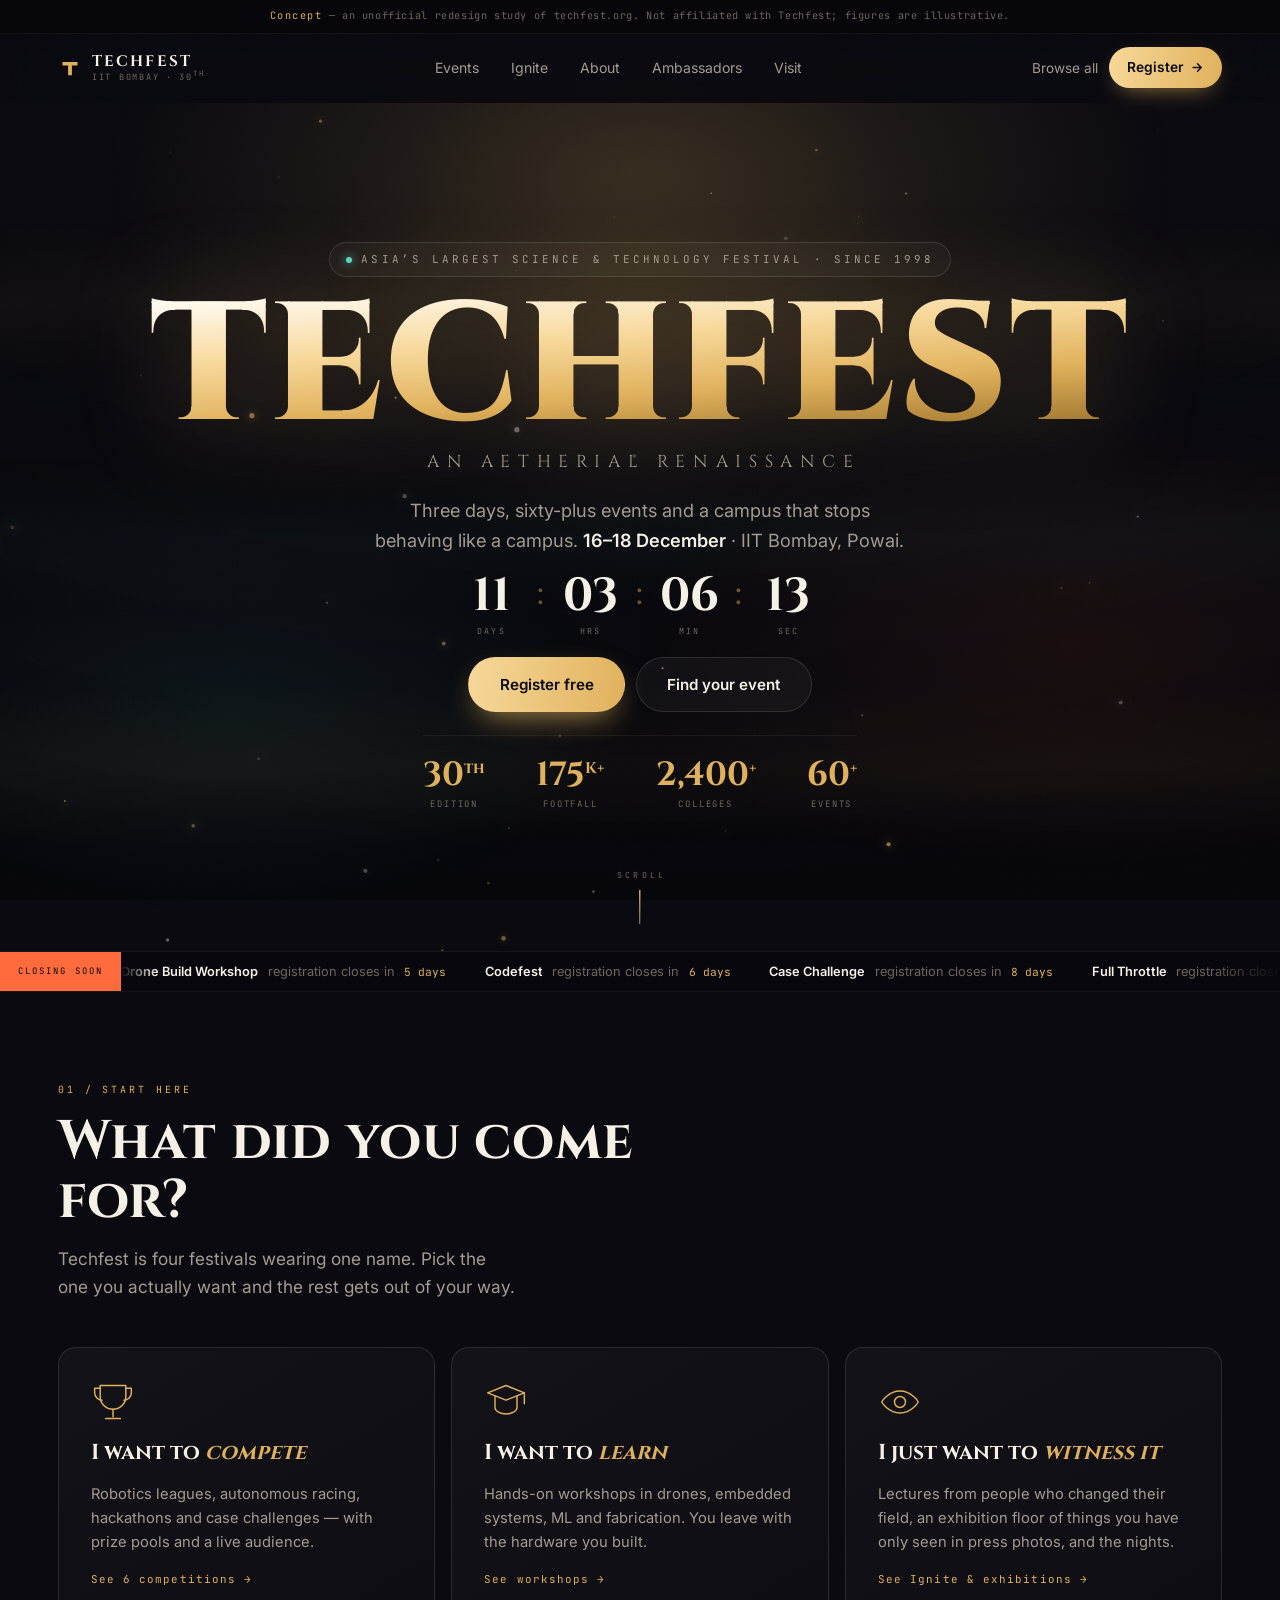
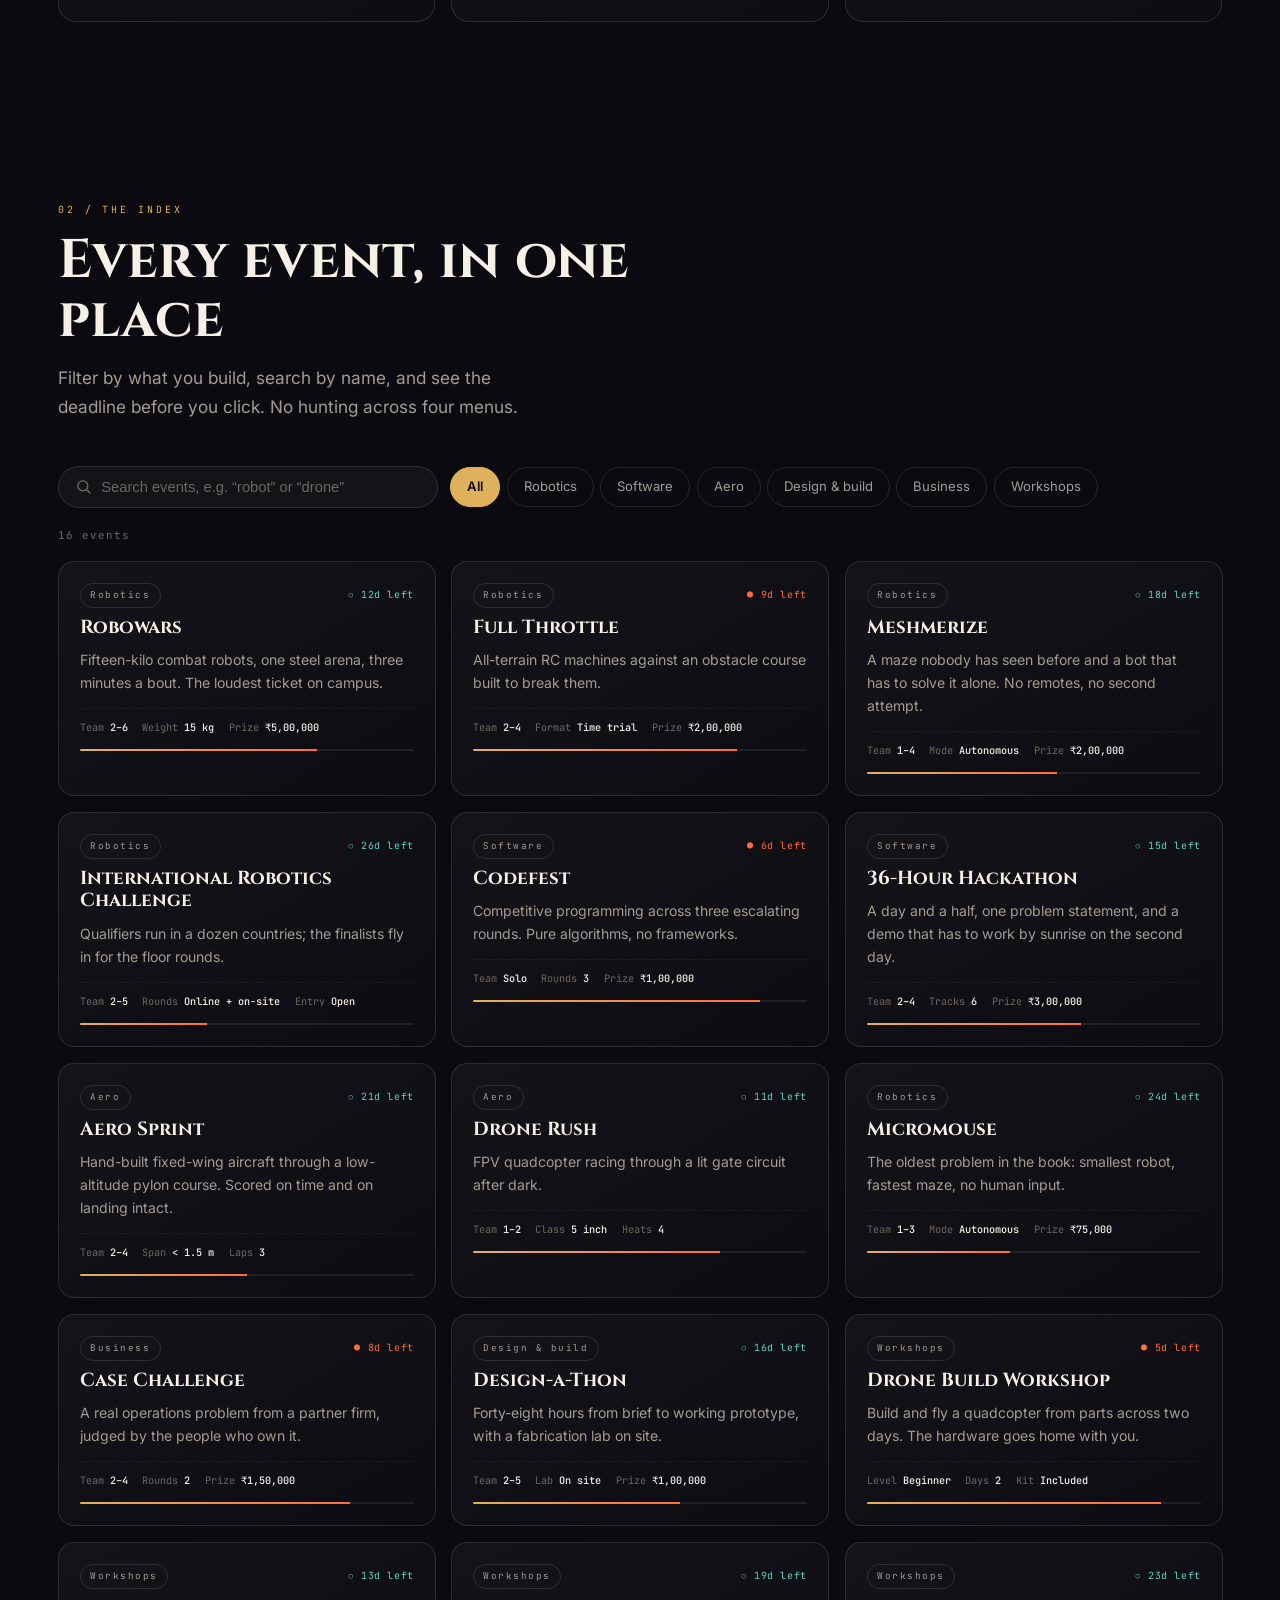
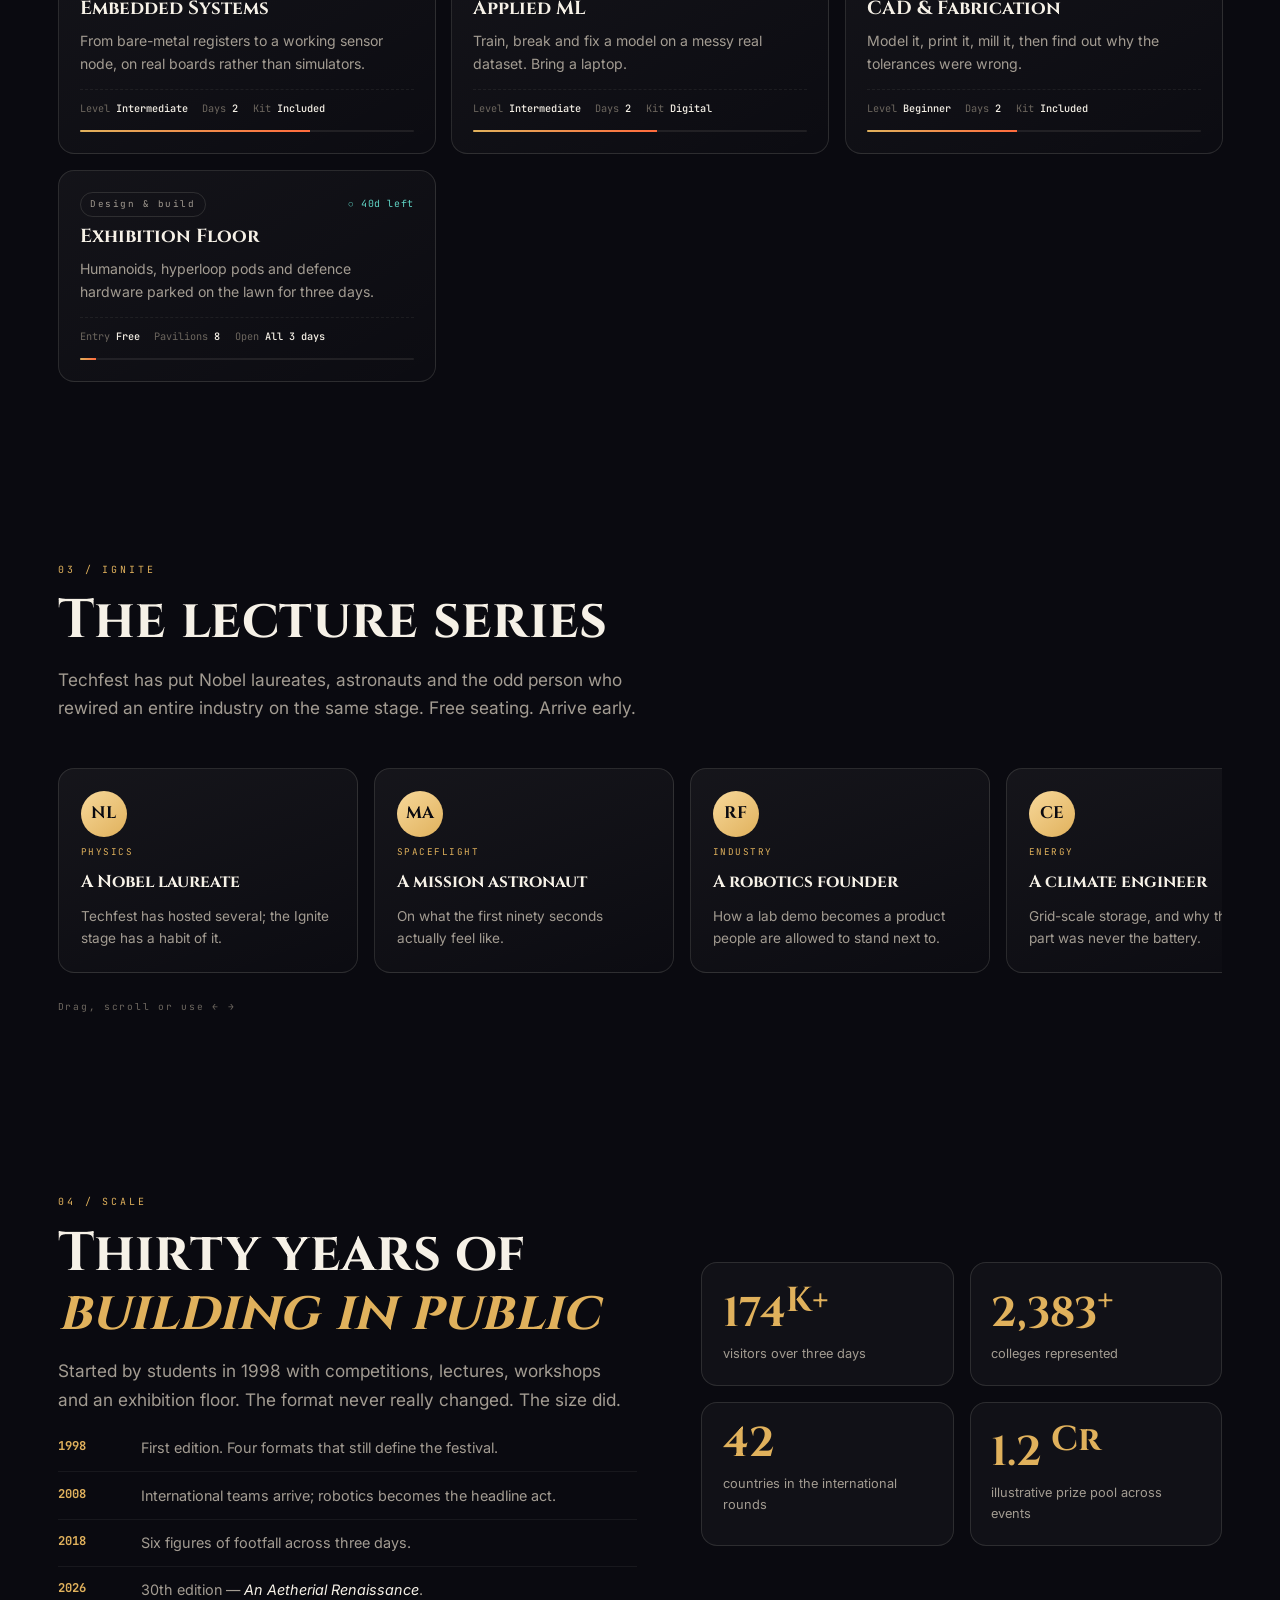
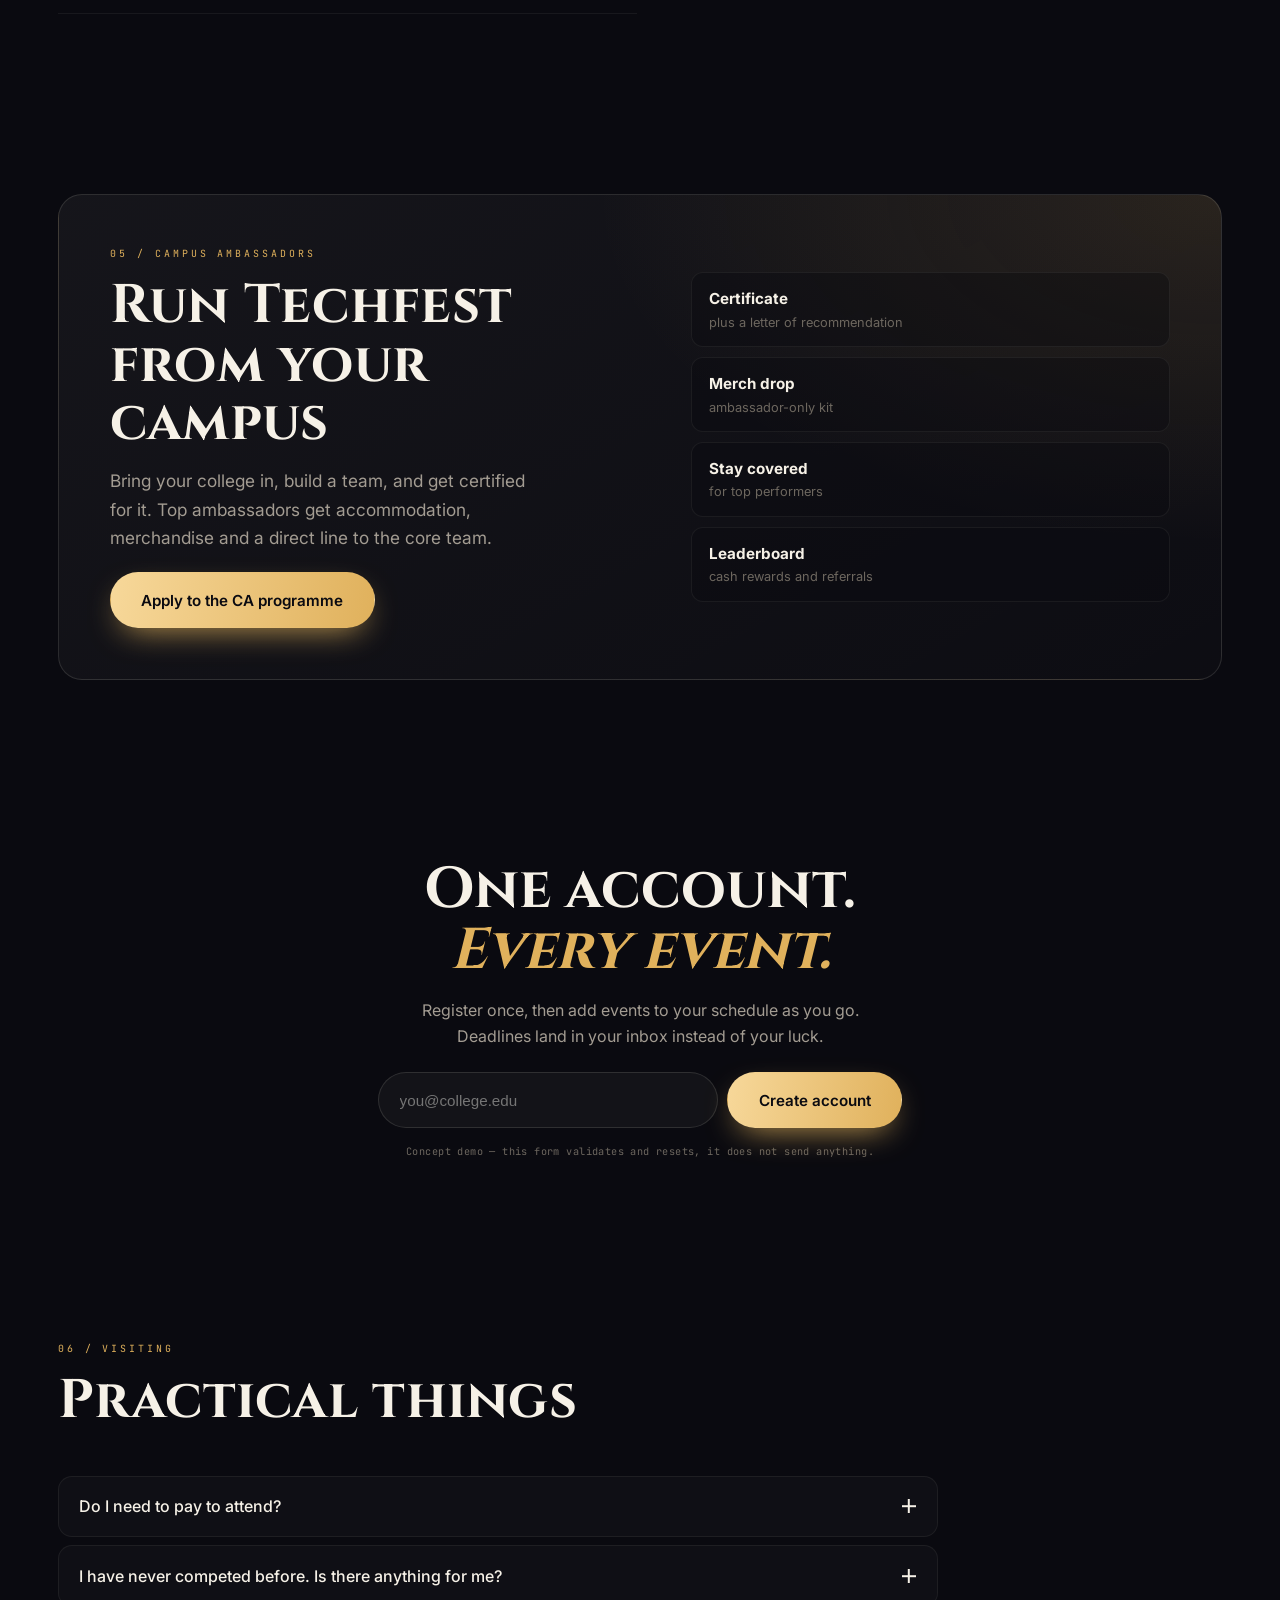
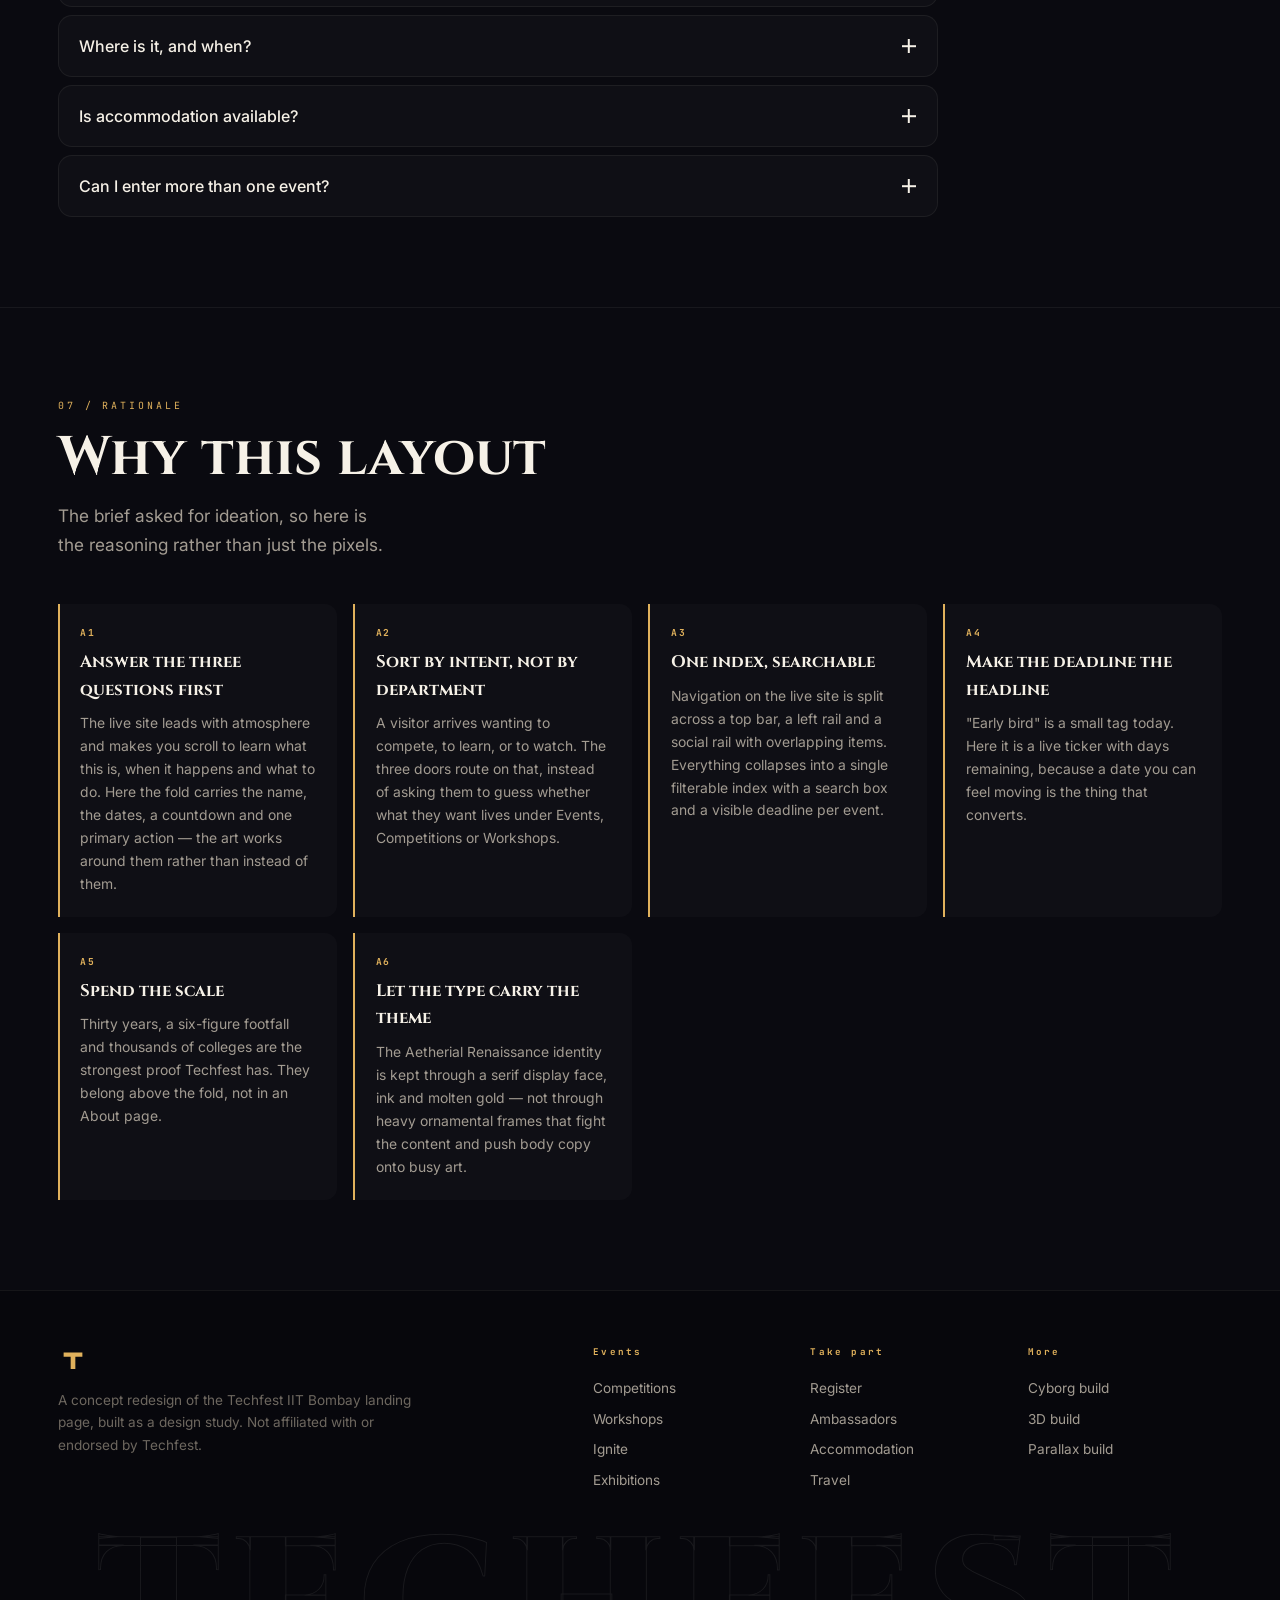
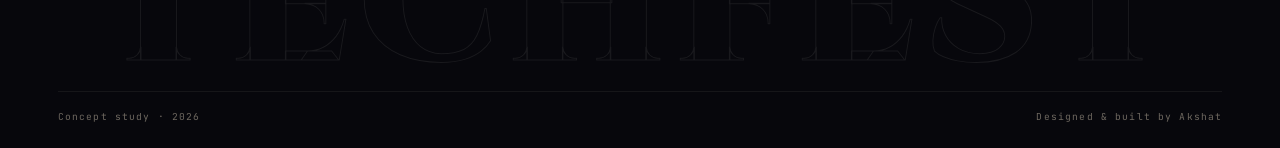
<file: landing/index.html>
<!DOCTYPE html>
<html lang="en">
<head>
<meta charset="UTF-8" />
<meta name="viewport" content="width=device-width, initial-scale=1.0, viewport-fit=cover" />
<meta name="theme-color" content="#0a0a10" />
<title>Techfest · IIT Bombay — 30th Edition (concept landing page)</title>
<meta name="description" content="An unofficial concept redesign of the Techfest IIT Bombay landing page: one clear funnel from arrival to registration, with live deadlines and a searchable event index." />
<meta property="og:title" content="Techfest IIT Bombay — concept landing page" />
<meta property="og:description" content="An Aetherial Renaissance, reorganised around what a visitor actually came to do." />

<link rel="preconnect" href="https://fonts.googleapis.com" />
<link rel="preconnect" href="https://fonts.gstatic.com" crossorigin />
<link href="https://fonts.googleapis.com/css2?family=Cinzel:wght@400..900&family=Inter:wght@300;400;500;600;700;800&family=JetBrains+Mono:wght@300;400;600&display=swap" rel="stylesheet" />
<link rel="stylesheet" href="css/app.css" />
<link rel="icon" href="data:image/svg+xml,%3Csvg xmlns='http://www.w3.org/2000/svg' viewBox='0 0 64 64'%3E%3Crect width='64' height='64' rx='14' fill='%230a0a10'/%3E%3Cpath d='M14 18h36v8H36v22h-8V26H14z' fill='%23e0b15c'/%3E%3C/svg%3E" />
</head>
<body>

<div class="spot" id="spot" aria-hidden="true"></div>
<div class="vign" aria-hidden="true"></div>
<div class="grain" aria-hidden="true"></div>

<a class="skip" href="#explore">Skip to events</a>

<div class="concept-flag" role="note">
  <b>Concept</b> — an unofficial redesign study of techfest.org. Not affiliated with Techfest; figures are illustrative.
</div>

<!-- ───────────── NAV ───────────── -->
<header class="nav" id="nav">
  <a class="nav__brand" href="#top">
    <svg viewBox="0 0 64 64" aria-hidden="true"><path d="M12 16h40v9H37v26h-10V25H12z"/></svg>
    <span><b>TECHFEST</b><i>IIT BOMBAY · 30<sup>TH</sup></i></span>
  </a>
  <nav class="nav__links" aria-label="Primary">
    <a href="#explore">Events</a>
    <a href="#ignite">Ignite</a>
    <a href="#scale">About</a>
    <a href="#ambassador">Ambassadors</a>
    <a href="#faq">Visit</a>
  </nav>
  <div class="nav__act">
    <a class="lnk" href="#explore">Browse all</a>
    <a class="pill" href="#register">Register <svg viewBox="0 0 24 24" aria-hidden="true"><path d="M5 12h13M12 6l6 6-6 6"/></svg></a>
    <button class="burger" id="burger" type="button" aria-expanded="false" aria-controls="drawer" aria-label="Menu"><i></i><i></i></button>
  </div>
</header>

<div class="drawer" id="drawer" aria-hidden="true">
  <a href="#explore">Events</a><a href="#ignite">Ignite</a><a href="#scale">About</a>
  <a href="#ambassador">Ambassadors</a><a href="#faq">Visit</a>
  <a class="pill pill--wide" href="#register">Register</a>
</div>

<main id="top">

<!-- ───────────── HERO ───────────── -->
<section class="hero">
  <canvas class="hero__aether" id="aether" aria-hidden="true"></canvas>
  <div class="hero__rays" aria-hidden="true"></div>

  <div class="hero__in">
    <p class="kick" data-rv><span class="kick__dot"></span>ASIA&rsquo;S LARGEST SCIENCE &amp; TECHNOLOGY FESTIVAL &middot; SINCE 1998</p>

    <h1 class="hero__ttl" data-rv>
      <span class="hero__ttl-a">TECHFEST</span>
      <span class="hero__ttl-b">AN AETHERIAL RENAISSANCE</span>
    </h1>

    <p class="hero__sub" data-rv>
      Three days, sixty-plus events and a campus that stops behaving like a campus.
      <b>16&ndash;18 December</b> &middot; IIT Bombay, Powai.
    </p>

    <div class="count" id="count" data-rv aria-label="Countdown to Techfest">
      <div><b id="cD">--</b><span>DAYS</span></div><i>:</i>
      <div><b id="cH">--</b><span>HRS</span></div><i>:</i>
      <div><b id="cM">--</b><span>MIN</span></div><i>:</i>
      <div><b id="cS">--</b><span>SEC</span></div>
    </div>

    <div class="hero__cta" data-rv>
      <a class="btn btn--gold" href="#register"><span>Register free</span></a>
      <a class="btn" href="#explore"><span>Find your event</span></a>
    </div>

    <dl class="hero__stats" data-rv>
      <div><dt data-n="30" data-suf="th">0</dt><dd>edition</dd></div>
      <div><dt data-n="175" data-suf="K+">0</dt><dd>footfall</dd></div>
      <div><dt data-n="2400" data-suf="+">0</dt><dd>colleges</dd></div>
      <div><dt data-n="60" data-suf="+">0</dt><dd>events</dd></div>
    </dl>
  </div>

  <div class="hero__cue" aria-hidden="true"><span>SCROLL</span><i></i></div>
</section>

<!-- ───────────── DEADLINE TICKER ───────────── -->
<div class="tick" aria-label="Upcoming deadlines">
  <span class="tick__tag">CLOSING SOON</span>
  <div class="tick__vp"><div class="tick__track" id="tickTrack"></div></div>
</div>

<!-- ───────────── THREE DOORS ───────────── -->
<section class="sec doors" id="doors">
  <header class="sec__h" data-rv>
    <p class="sec__n">01 / START HERE</p>
    <h2 class="sec__t">What did you come for?</h2>
    <p class="sec__l">Techfest is four festivals wearing one name. Pick the one you actually want and the rest gets out of your way.</p>
  </header>

  <div class="doors__grid" id="doorsGrid">
    <button class="door" data-door="compete" data-rv>
      <span class="door__i" aria-hidden="true">
        <svg viewBox="0 0 48 48"><path d="M10 6h28v12a14 14 0 0 1-28 0z"/><path d="M38 9h6v5a8 8 0 0 1-8 8M10 9H4v5a8 8 0 0 0 8 8"/><path d="M24 32v8M16 42h16"/></svg>
      </span>
      <h3>I want to <em>compete</em></h3>
      <p>Robotics leagues, autonomous racing, hackathons and case challenges — with prize pools and a live audience.</p>
      <span class="door__go">See 6 competitions &rarr;</span>
    </button>

    <button class="door" data-door="learn" data-rv>
      <span class="door__i" aria-hidden="true">
        <svg viewBox="0 0 48 48"><path d="M4 14 24 6l20 8-20 8z"/><path d="M12 18v12c0 4 6 7 12 7s12-3 12-7V18"/><path d="M44 14v12"/></svg>
      </span>
      <h3>I want to <em>learn</em></h3>
      <p>Hands-on workshops in drones, embedded systems, ML and fabrication. You leave with the hardware you built.</p>
      <span class="door__go">See workshops &rarr;</span>
    </button>

    <button class="door" data-door="witness" data-rv>
      <span class="door__i" aria-hidden="true">
        <svg viewBox="0 0 48 48"><path d="M4 24s7-12 20-12 20 12 20 12-7 12-20 12S4 24 4 24z"/><circle cx="24" cy="24" r="6"/></svg>
      </span>
      <h3>I just want to <em>witness it</em></h3>
      <p>Lectures from people who changed their field, an exhibition floor of things you have only seen in press photos, and the nights.</p>
      <span class="door__go">See Ignite &amp; exhibitions &rarr;</span>
    </button>
  </div>
</section>

<!-- ───────────── EVENT EXPLORER ───────────── -->
<section class="sec" id="explore">
  <header class="sec__h" data-rv>
    <p class="sec__n">02 / THE INDEX</p>
    <h2 class="sec__t">Every event, in one place</h2>
    <p class="sec__l">Filter by what you build, search by name, and see the deadline before you click. No hunting across four menus.</p>
  </header>

  <div class="tools" data-rv>
    <div class="search">
      <svg viewBox="0 0 24 24" aria-hidden="true"><circle cx="11" cy="11" r="7"/><path d="M16.5 16.5 21 21"/></svg>
      <input type="search" id="q" placeholder="Search events, e.g. &ldquo;robot&rdquo; or &ldquo;drone&rdquo;" aria-label="Search events" autocomplete="off" />
      <button type="button" id="qClear" aria-label="Clear search" hidden>&times;</button>
    </div>
    <div class="chips" id="chips" role="group" aria-label="Filter by category"></div>
  </div>

  <p class="count-line" id="countLine" aria-live="polite"></p>
  <div class="grid" id="grid"></div>
  <p class="empty" id="empty" hidden>Nothing matches that. <button type="button" id="reset">Clear filters</button></p>
</section>

<!-- ───────────── IGNITE ───────────── -->
<section class="sec sec--ignite" id="ignite">
  <header class="sec__h" data-rv>
    <p class="sec__n">03 / IGNITE</p>
    <h2 class="sec__t">The lecture series</h2>
    <p class="sec__l">Techfest has put Nobel laureates, astronauts and the odd person who rewired an entire industry on the same stage. Free seating. Arrive early.</p>
  </header>
  <div class="rail" id="rail" tabindex="0" aria-label="Speaker line-up, scroll horizontally"></div>
  <p class="rail__hint" aria-hidden="true">Drag, scroll or use &larr; &rarr;</p>
</section>

<!-- ───────────── SCALE ───────────── -->
<section class="sec sec--scale" id="scale">
  <div class="scale">
    <div class="scale__copy" data-rv>
      <p class="sec__n">04 / SCALE</p>
      <h2 class="sec__t">Thirty years of<br /><em>building in public</em></h2>
      <p class="sec__l">Started by students in 1998 with competitions, lectures, workshops and an exhibition floor. The format never really changed. The size did.</p>
      <ul class="scale__list">
        <li><b>1998</b><span>First edition. Four formats that still define the festival.</span></li>
        <li><b>2008</b><span>International teams arrive; robotics becomes the headline act.</span></li>
        <li><b>2018</b><span>Six figures of footfall across three days.</span></li>
        <li><b>2026</b><span>30th edition — <i>An Aetherial Renaissance</i>.</span></li>
      </ul>
    </div>
    <dl class="scale__nums" data-rv>
      <div><dt data-n="175" data-suf="K+">0</dt><dd>visitors over three days</dd></div>
      <div><dt data-n="2400" data-suf="+">0</dt><dd>colleges represented</dd></div>
      <div><dt data-n="42" data-suf="">0</dt><dd>countries in the international rounds</dd></div>
      <div><dt data-n="1.2" data-suf=" Cr" data-dec="1">0</dt><dd>illustrative prize pool across events</dd></div>
    </dl>
  </div>
</section>

<!-- ───────────── CA PROGRAM ───────────── -->
<section class="sec" id="ambassador">
  <div class="band" data-rv>
    <div class="band__l">
      <p class="sec__n">05 / CAMPUS AMBASSADORS</p>
      <h2 class="sec__t">Run Techfest<br />from your campus</h2>
      <p class="sec__l">Bring your college in, build a team, and get certified for it. Top ambassadors get accommodation, merchandise and a direct line to the core team.</p>
      <a class="btn btn--gold" href="#register"><span>Apply to the CA programme</span></a>
    </div>
    <ul class="band__r">
      <li><b>Certificate</b><span>plus a letter of recommendation</span></li>
      <li><b>Merch drop</b><span>ambassador-only kit</span></li>
      <li><b>Stay covered</b><span>for top performers</span></li>
      <li><b>Leaderboard</b><span>cash rewards and referrals</span></li>
    </ul>
  </div>
</section>

<!-- ───────────── REGISTER ───────────── -->
<section class="sec sec--reg" id="register">
  <div class="reg" data-rv>
    <h2 class="reg__t">One account.<br /><em>Every event.</em></h2>
    <p class="reg__l">Register once, then add events to your schedule as you go. Deadlines land in your inbox instead of your luck.</p>
    <form class="reg__form" id="regForm" novalidate>
      <label class="sr" for="regMail">Email address</label>
      <input id="regMail" name="email" type="email" placeholder="you@college.edu" required />
      <button class="btn btn--gold" type="submit"><span id="regBtn">Create account</span></button>
    </form>
    <p class="reg__note" id="regNote">Concept demo — this form validates and resets, it does not send anything.</p>
  </div>
</section>

<!-- ───────────── FAQ ───────────── -->
<section class="sec" id="faq">
  <header class="sec__h" data-rv>
    <p class="sec__n">06 / VISITING</p>
    <h2 class="sec__t">Practical things</h2>
  </header>
  <div class="faq" id="faqList"></div>
</section>

<!-- ───────────── DESIGN NOTES ───────────── -->
<section class="sec sec--notes" id="notes">
  <header class="sec__h" data-rv>
    <p class="sec__n">07 / RATIONALE</p>
    <h2 class="sec__t">Why this layout</h2>
    <p class="sec__l">The brief asked for ideation, so here is the reasoning rather than just the pixels.</p>
  </header>
  <div class="notes" id="notesGrid"></div>
</section>

</main>

<footer class="foot">
  <div class="foot__top">
    <div class="foot__brand">
      <svg viewBox="0 0 64 64" aria-hidden="true"><path d="M12 16h40v9H37v26h-10V25H12z"/></svg>
      <p>A concept redesign of the Techfest IIT Bombay landing page, built as a design study. Not affiliated with or endorsed by Techfest.</p>
    </div>
    <nav class="foot__cols" aria-label="Footer">
      <div><h4>Events</h4><a href="#explore">Competitions</a><a href="#explore">Workshops</a><a href="#ignite">Ignite</a><a href="#explore">Exhibitions</a></div>
      <div><h4>Take part</h4><a href="#register">Register</a><a href="#ambassador">Ambassadors</a><a href="#faq">Accommodation</a><a href="#faq">Travel</a></div>
      <div><h4>More</h4><a href="../">Cyborg build</a><a href="../3d/">3D build</a><a href="../parallax/">Parallax build</a></div>
    </nav>
  </div>
  <p class="foot__word" aria-hidden="true">TECHFEST</p>
  <div class="foot__bar">
    <span>Concept study · <span id="yr">2026</span></span>
    <span>Designed &amp; built by Akshat</span>
  </div>
</footer>

<script src="js/app.js" defer></script>
</body>
</html>
</file>
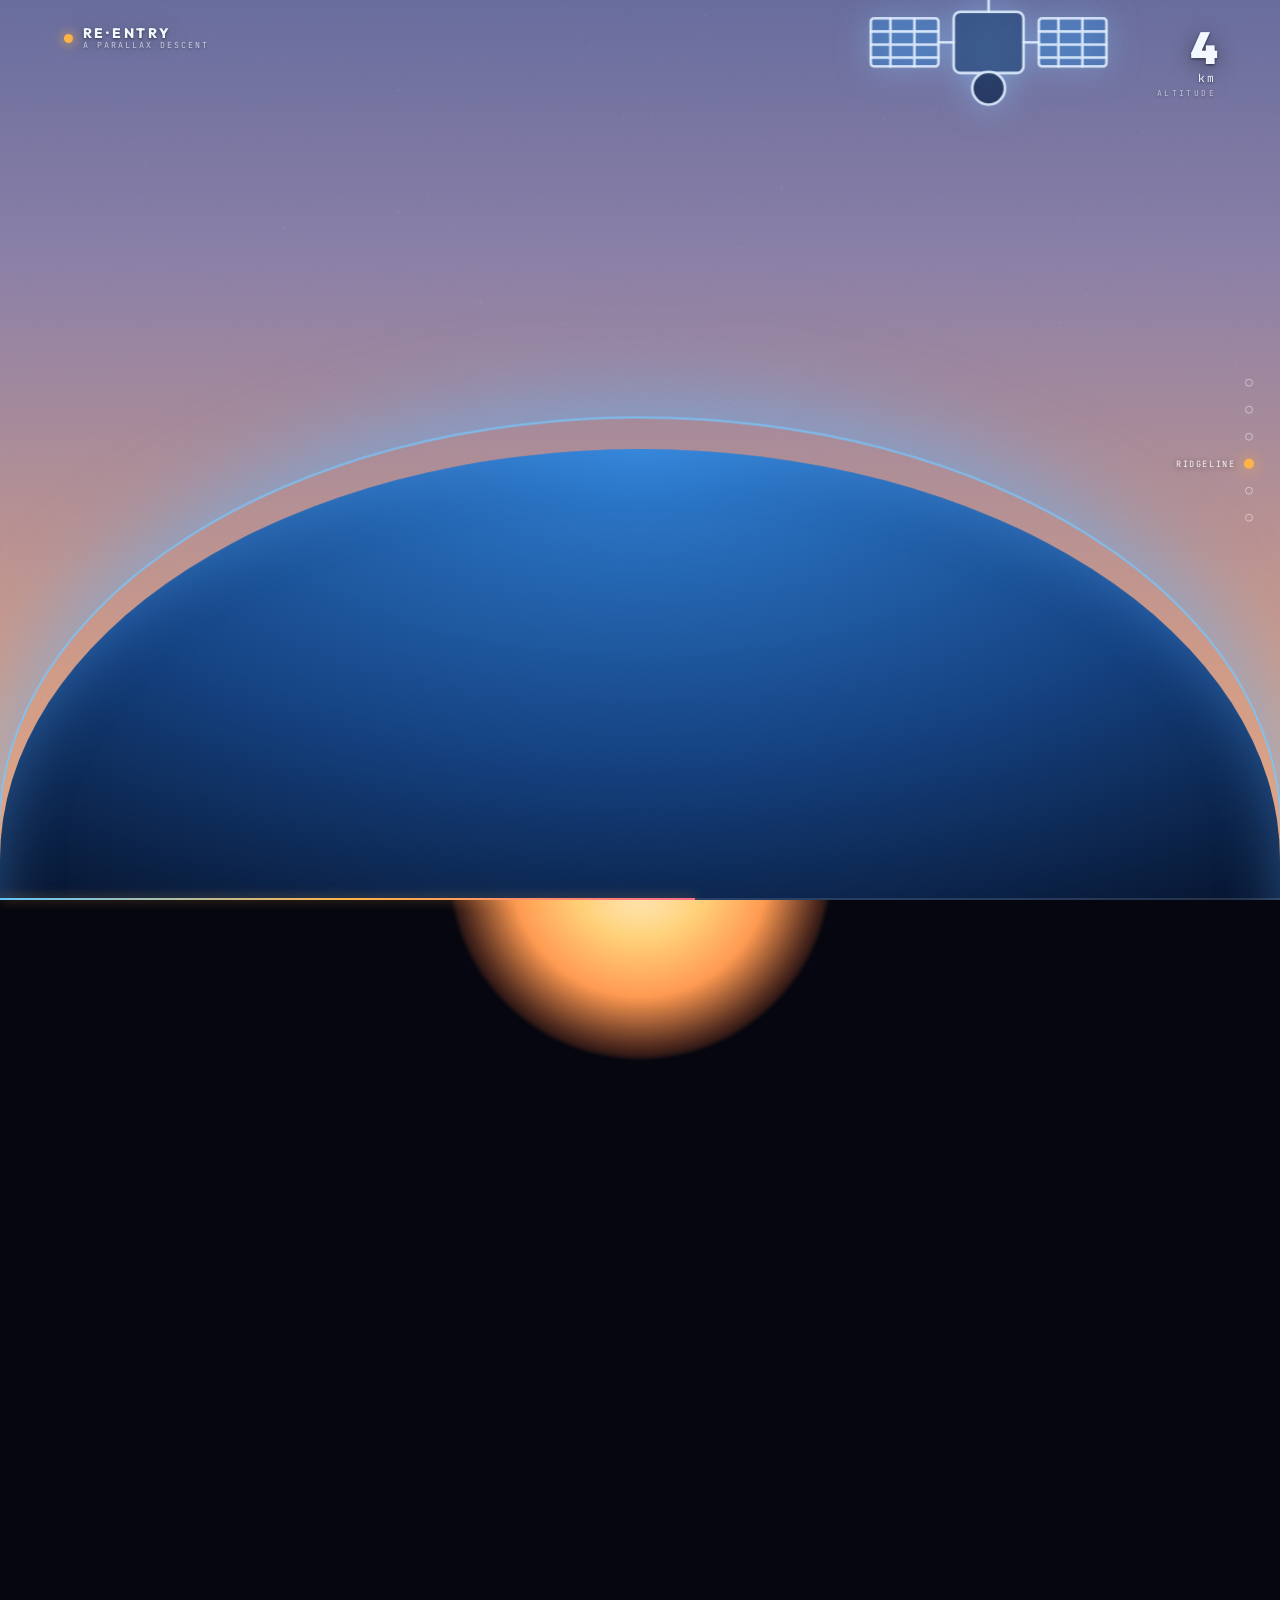
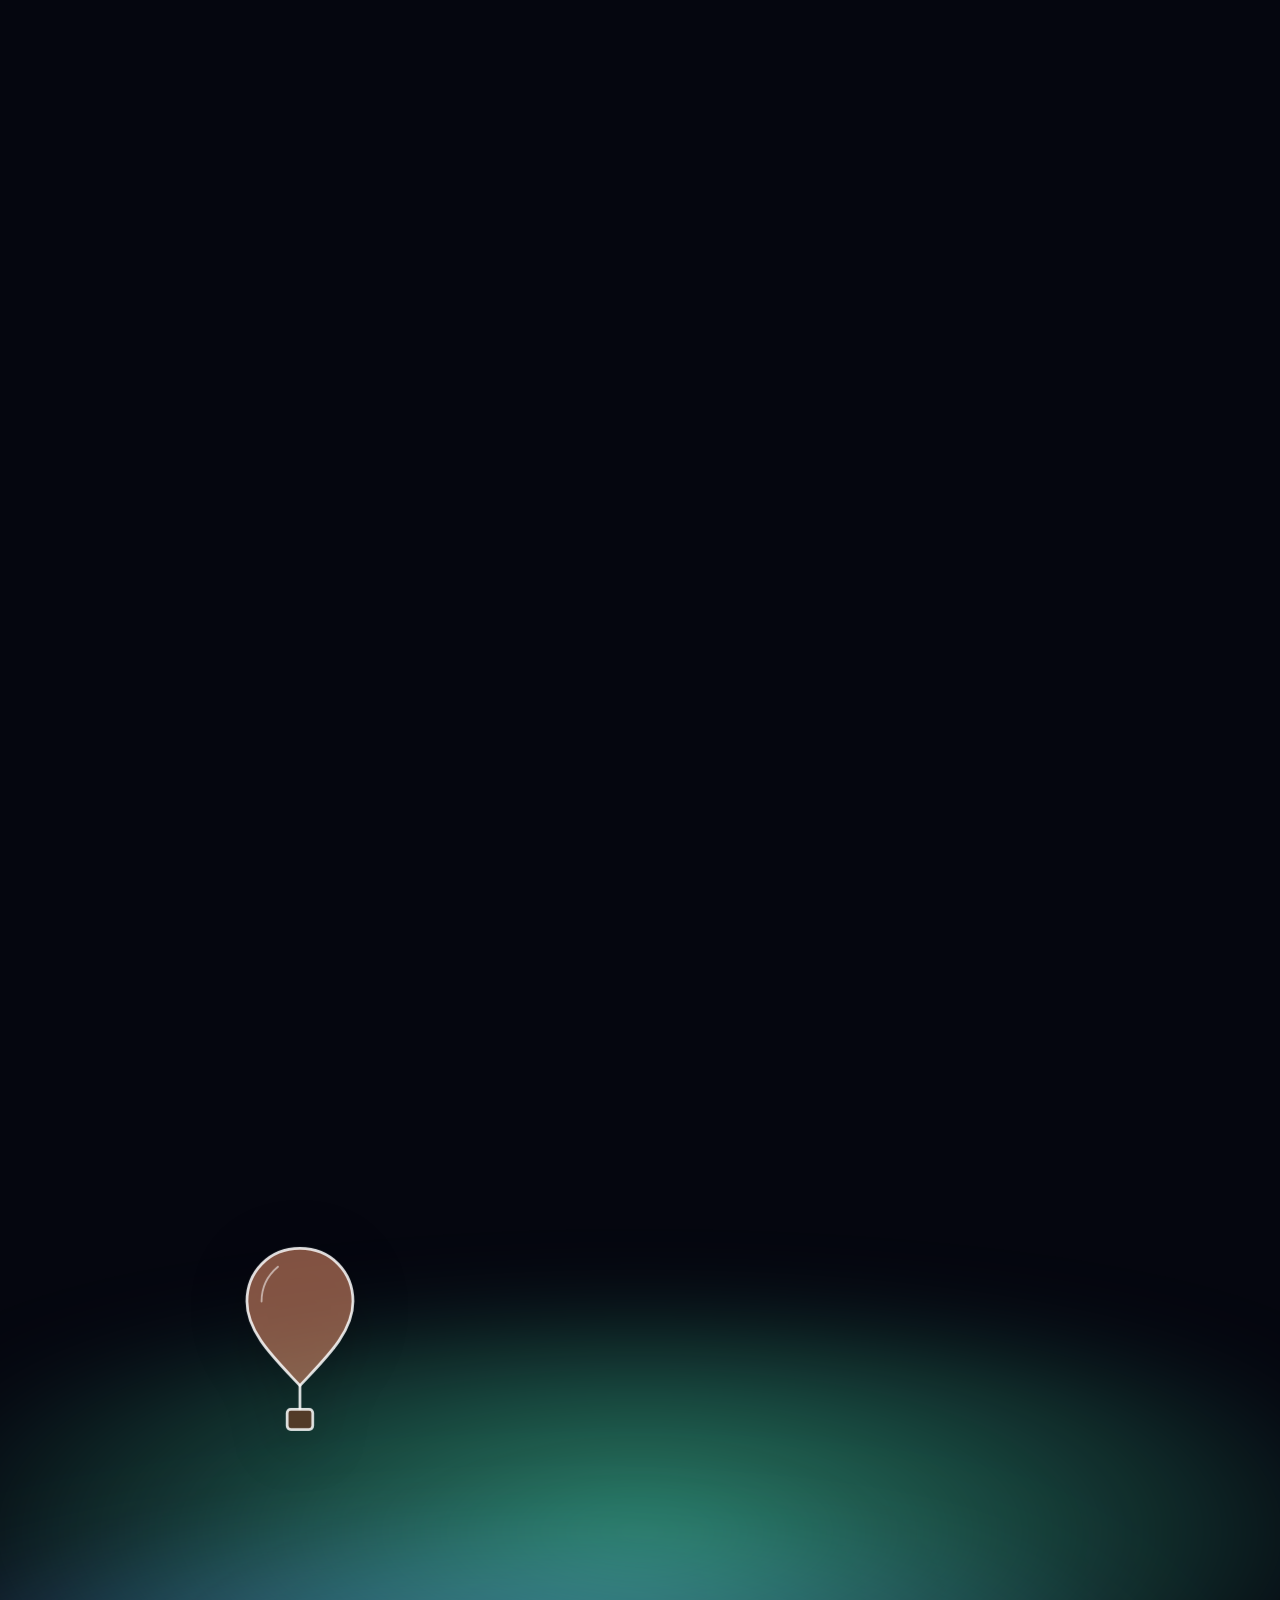
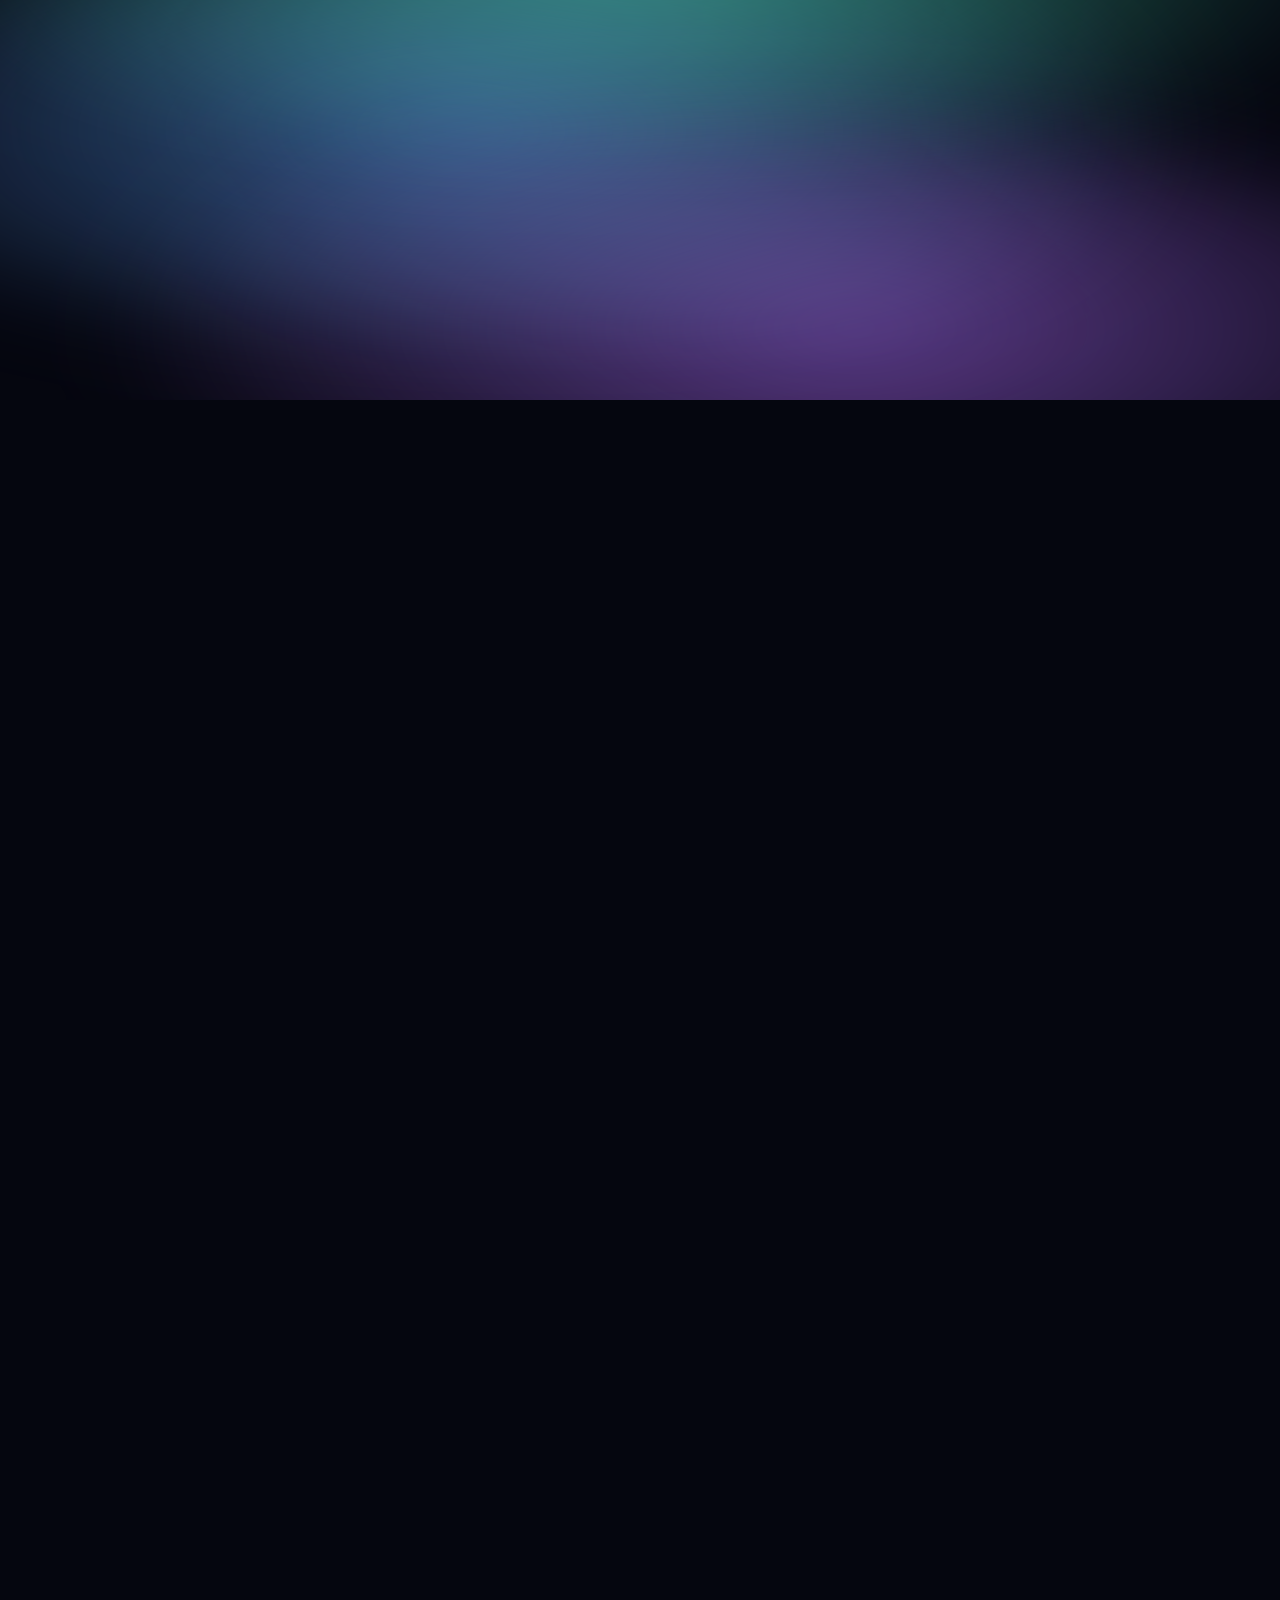
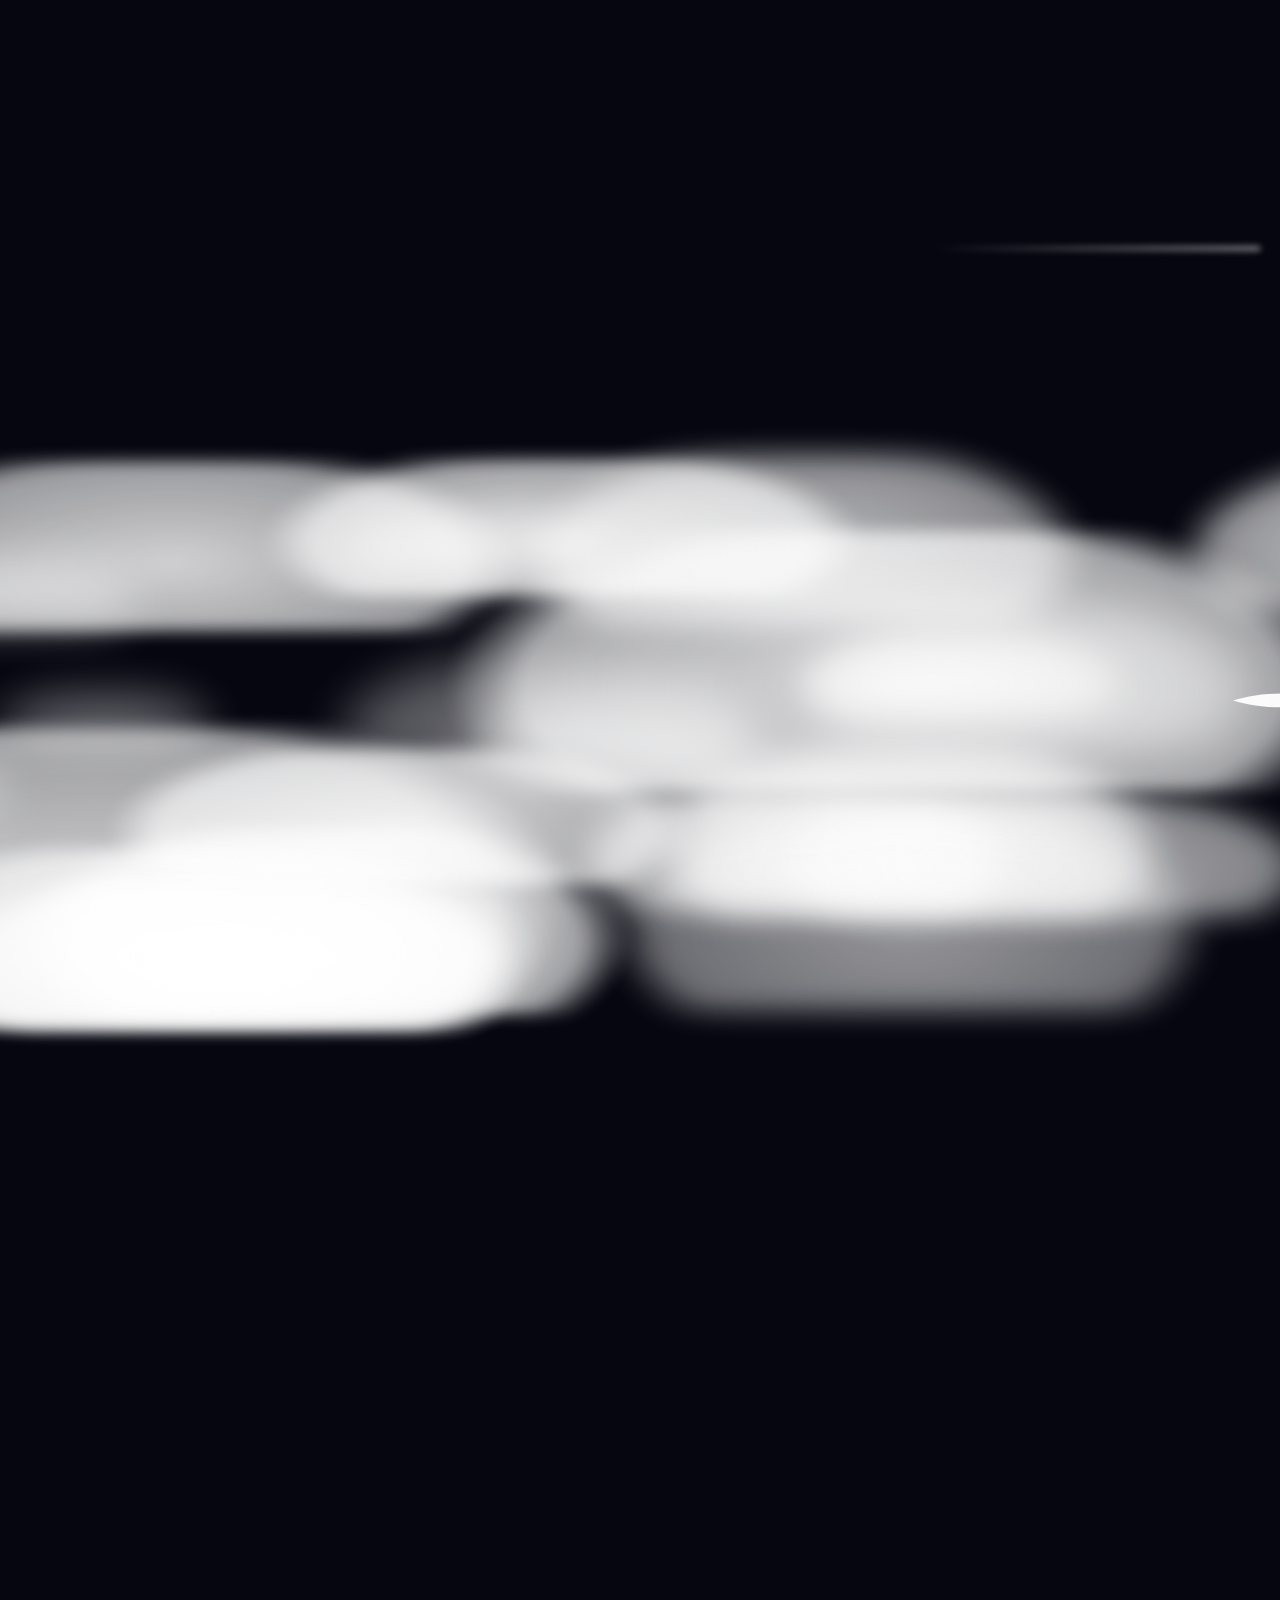
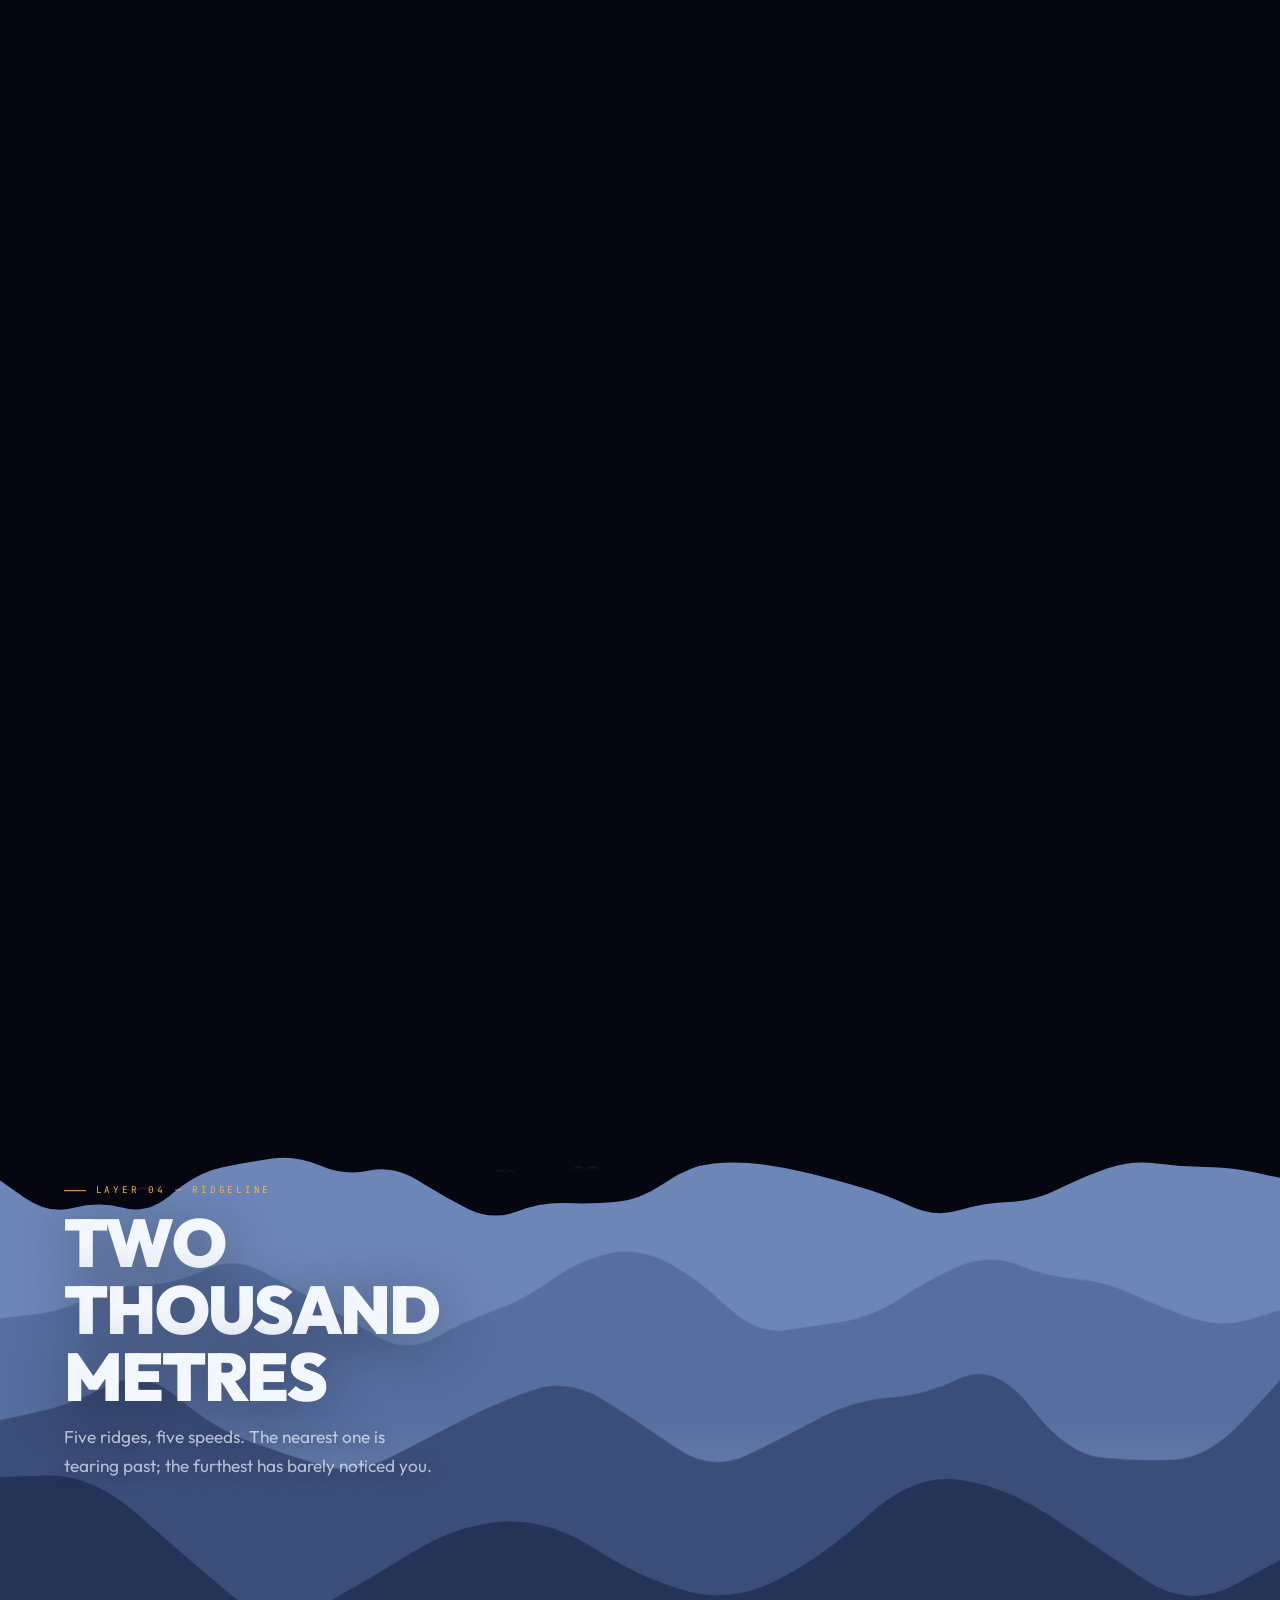
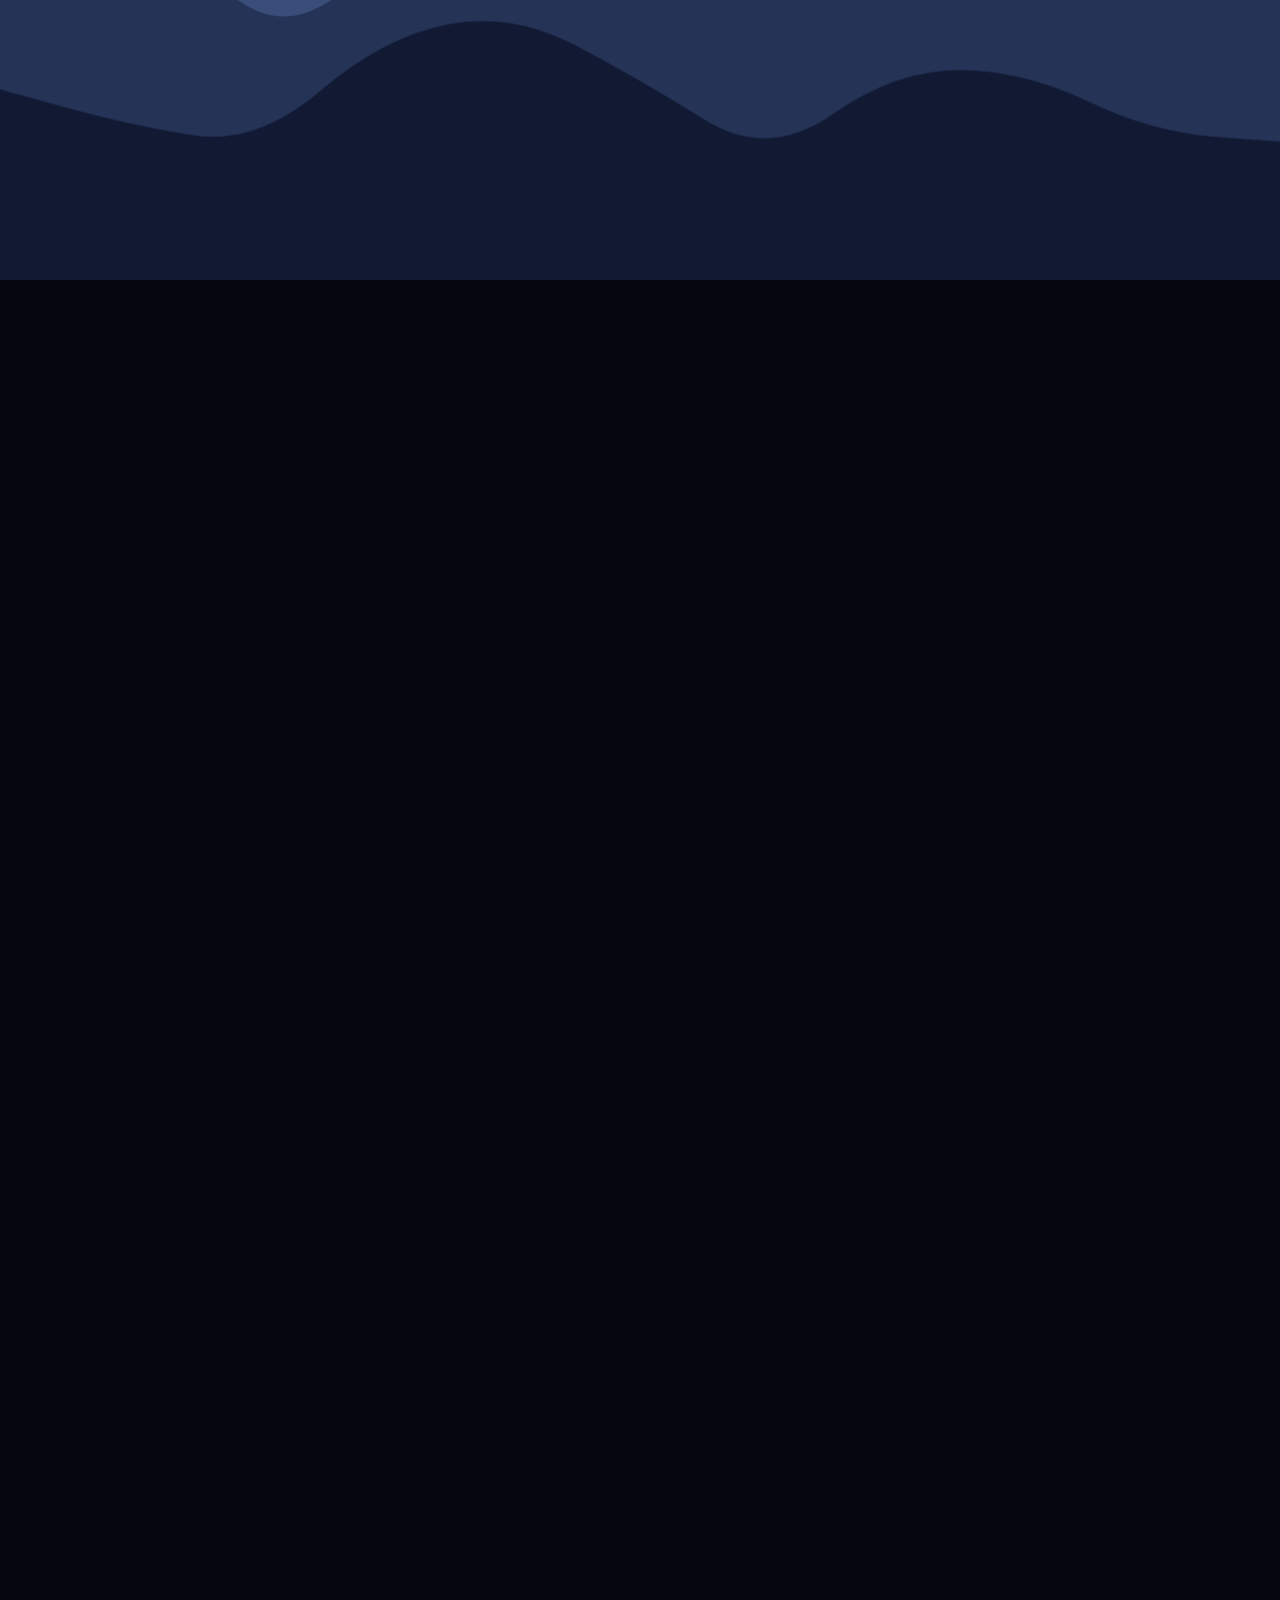
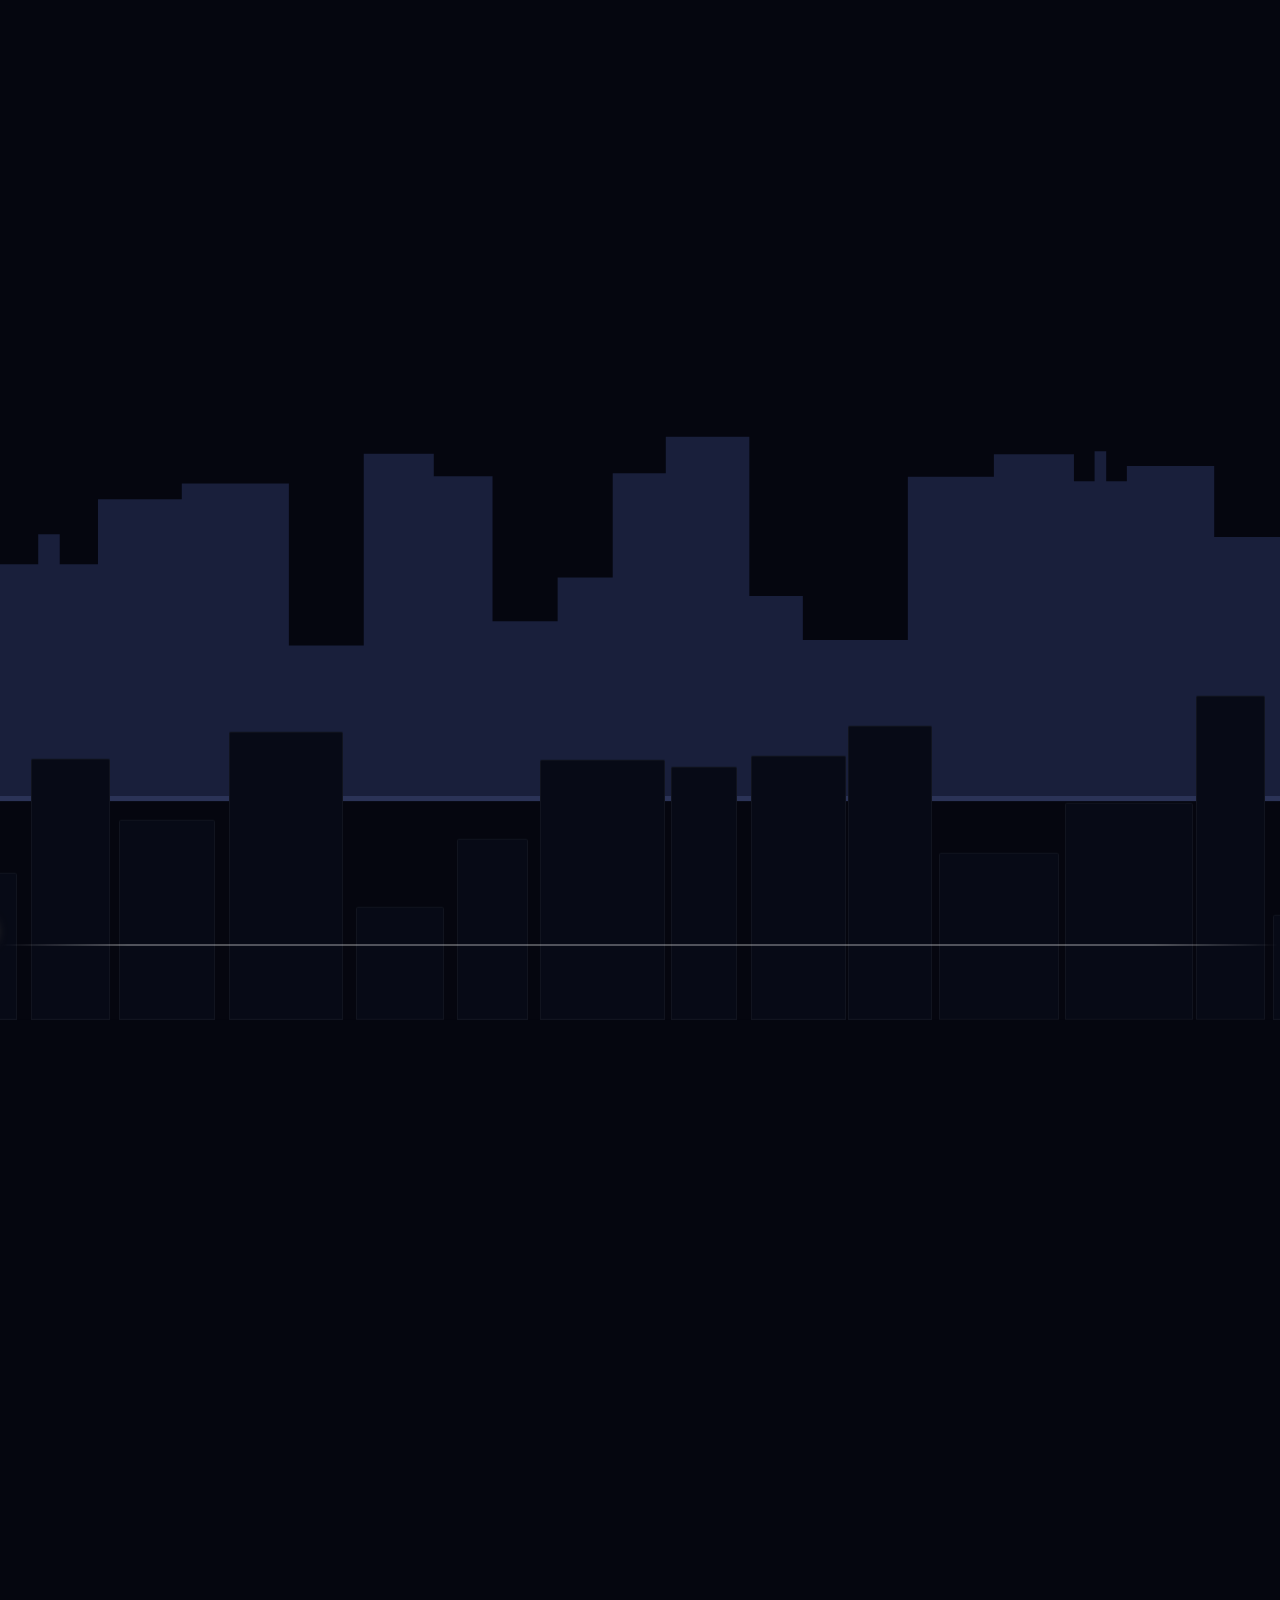
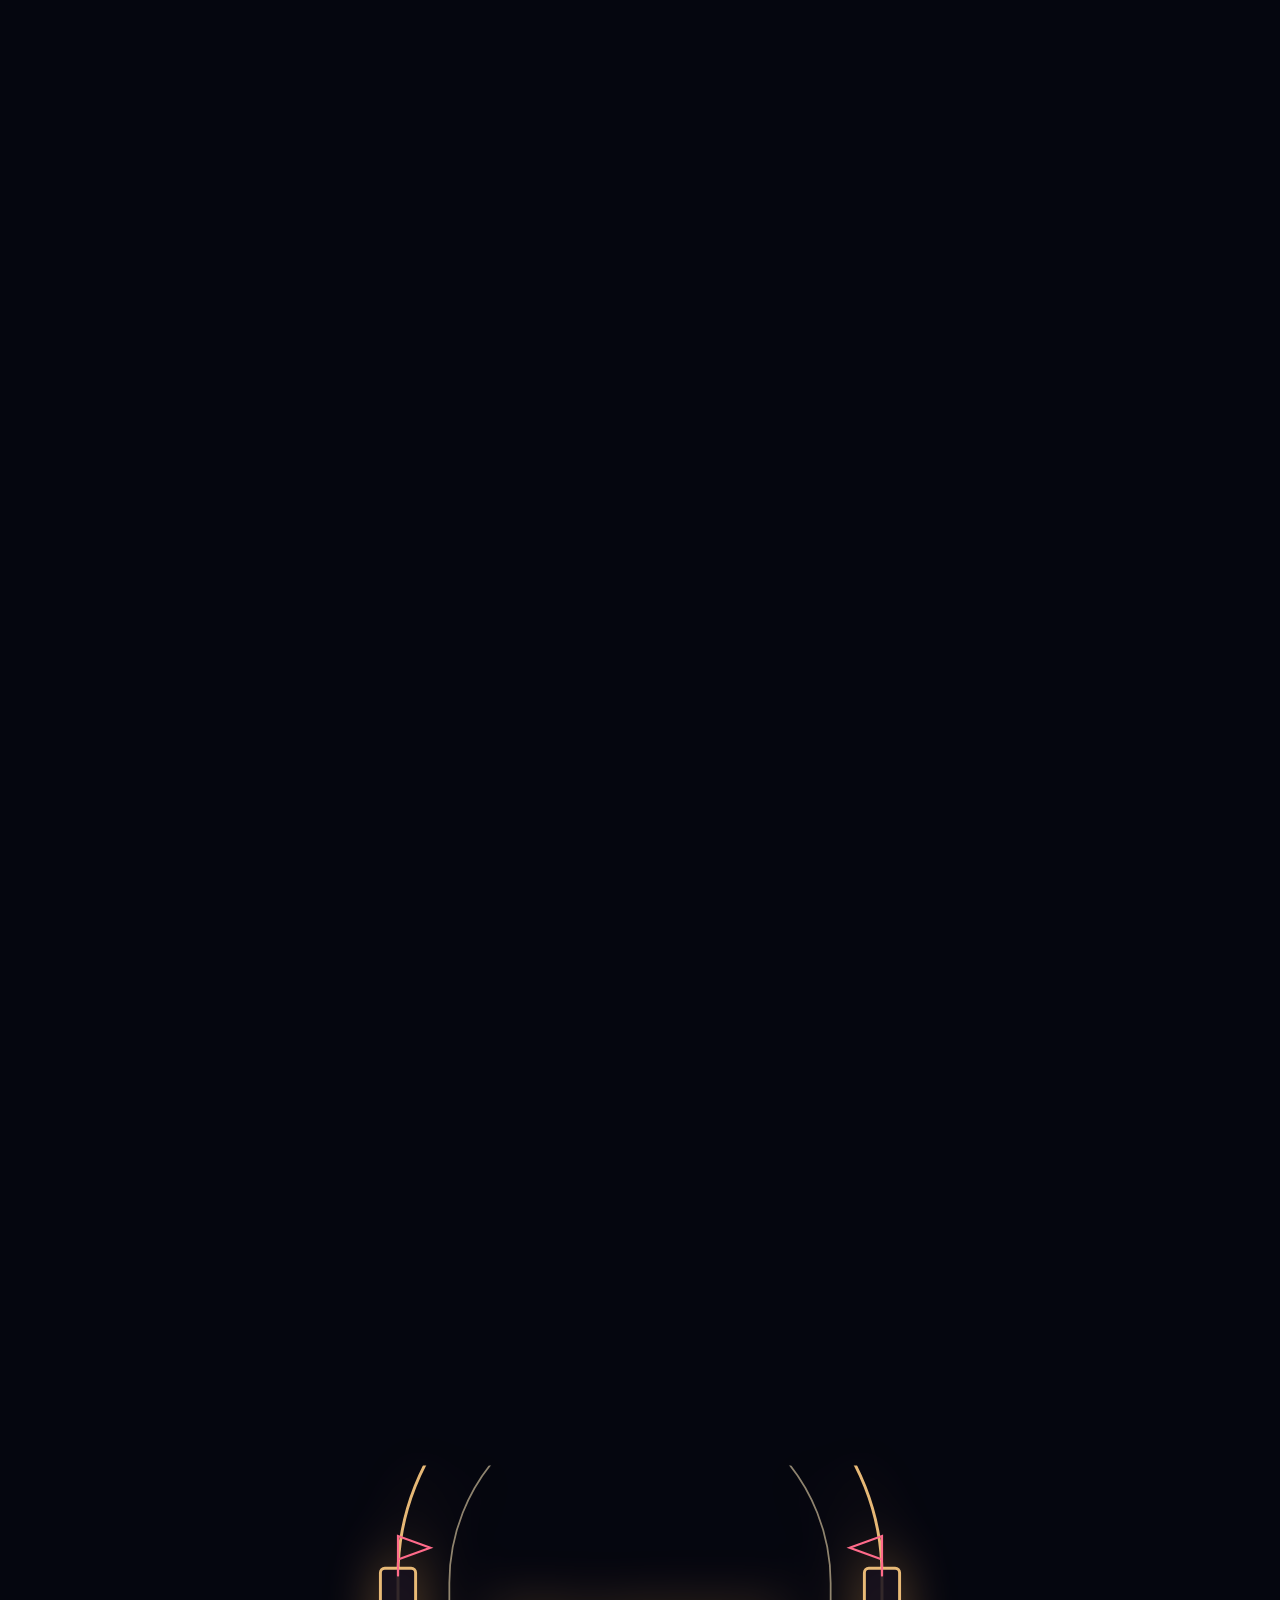
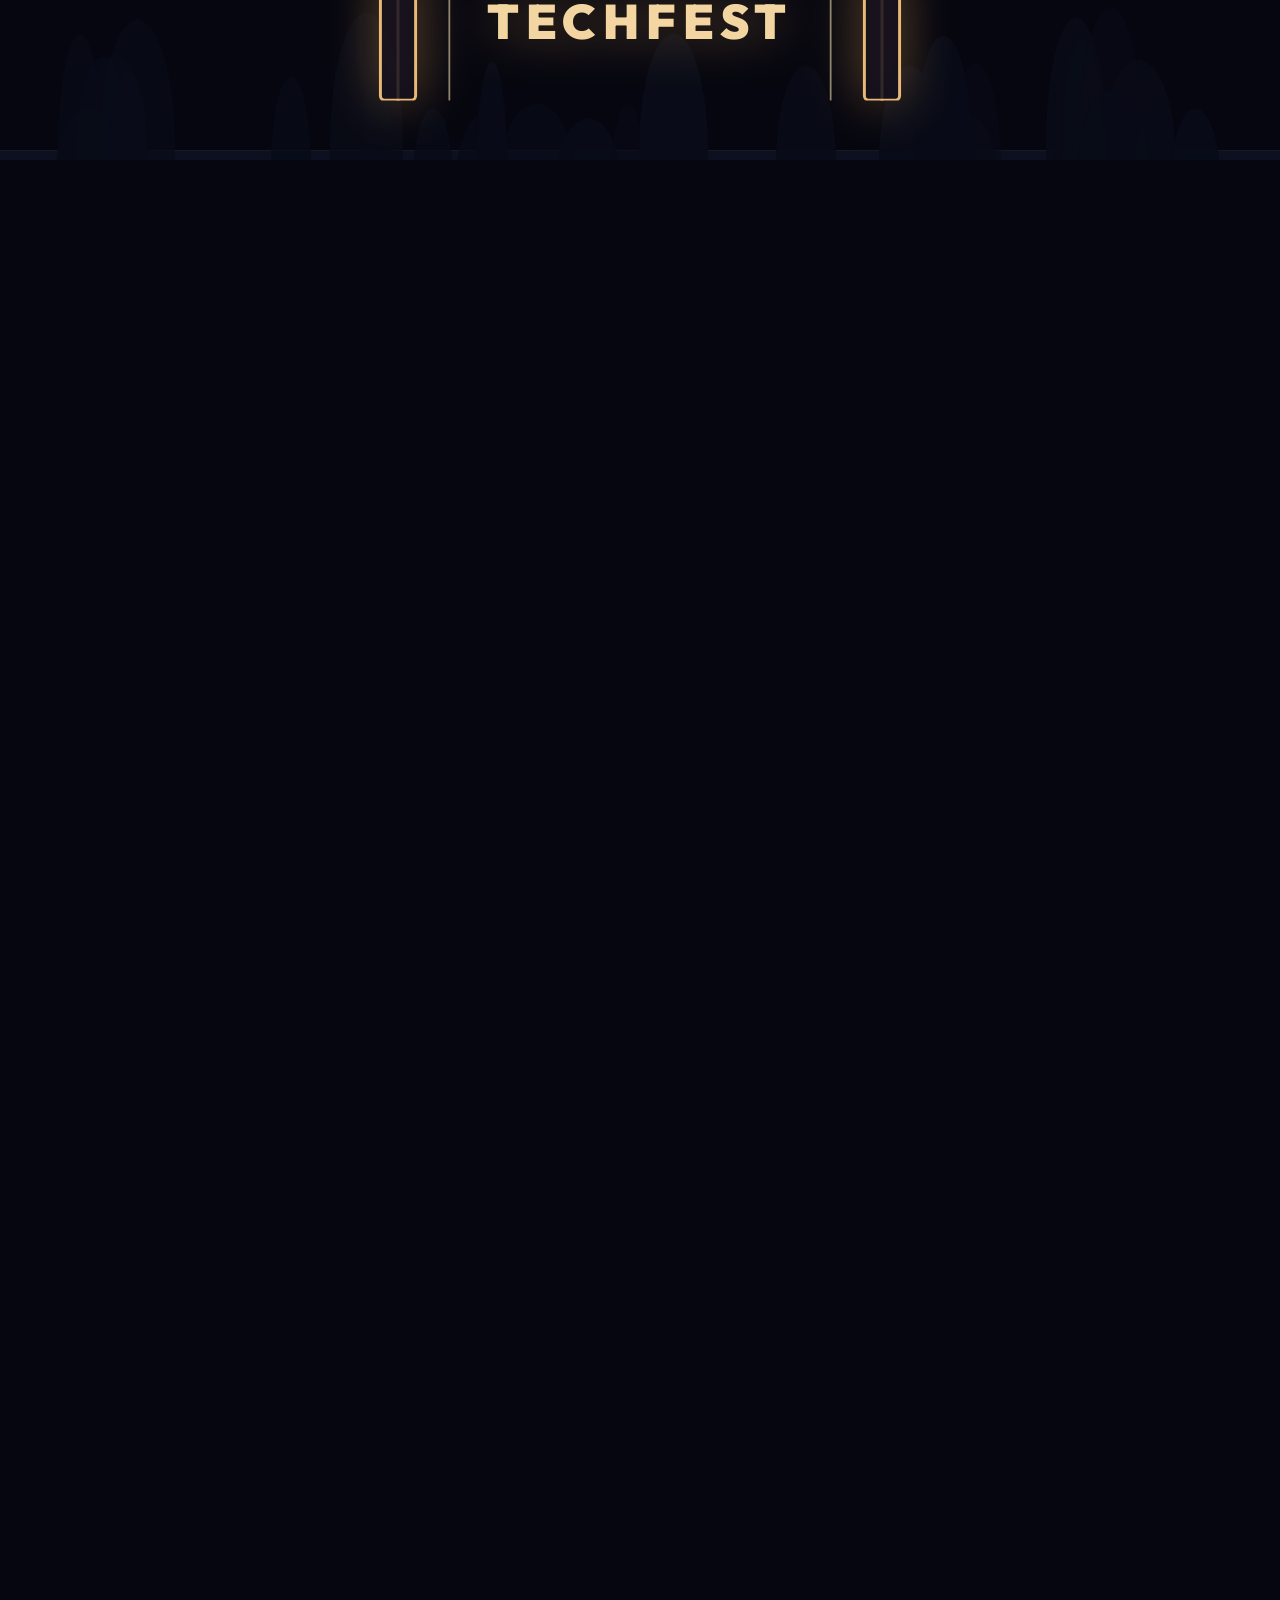
<file: parallax/index.html>
<!DOCTYPE html>
<html lang="en">
<head>
<meta charset="UTF-8" />
<meta name="viewport" content="width=device-width, initial-scale=1.0, viewport-fit=cover" />
<meta name="theme-color" content="#05060f" />
<title>RE-ENTRY — A Parallax Descent</title>
<meta name="description" content="Scroll from low orbit all the way down to the Techfest arena floor through six parallax layers of atmosphere." />
<meta property="og:title" content="RE-ENTRY — A Parallax Descent" />
<meta property="og:description" content="400 km to ground. Scroll down." />

<link rel="preconnect" href="https://fonts.googleapis.com" />
<link rel="preconnect" href="https://fonts.gstatic.com" crossorigin />
<link href="https://fonts.googleapis.com/css2?family=Outfit:wght@300;400;600;800;900&family=JetBrains+Mono:wght@300;400;600&display=swap" rel="stylesheet" />
<link rel="stylesheet" href="css/app.css" />
<link rel="icon" href="data:image/svg+xml,%3Csvg xmlns='http://www.w3.org/2000/svg' viewBox='0 0 64 64'%3E%3Crect width='64' height='64' rx='14' fill='%2305060f'/%3E%3Ccircle cx='32' cy='40' r='18' fill='%23ffb347'/%3E%3Cpath d='M8 40h48' stroke='%23fff' stroke-width='3'/%3E%3C/svg%3E" />
</head>
<body>

<!-- ─────────── sky: one continuous gradient behind everything ─────────── -->
<div class="sky" id="sky" aria-hidden="true"></div>
<div class="sun" id="sun" aria-hidden="true"></div>
<div class="stars" id="stars" aria-hidden="true"></div>
<div class="grain" aria-hidden="true"></div>

<!-- ─────────── fixed HUD ─────────── -->
<header class="hud">
  <a class="hud__brand" href="../">
    <span class="hud__dot" aria-hidden="true"></span>
    <span><b>RE&middot;ENTRY</b><i>A PARALLAX DESCENT</i></span>
  </a>
  <div class="hud__alt" aria-hidden="true">
    <span class="hud__altnum" id="altNum">400</span>
    <span class="hud__altunit" id="altUnit">km</span>
    <span class="hud__altlabel">ALTITUDE</span>
  </div>
</header>

<nav class="dots" id="dots" aria-label="Jump to layer"></nav>

<div class="tape" aria-hidden="true"><i id="tapeFill"></i></div>

<div class="cue" id="cue" aria-hidden="true"><span>SCROLL</span><i></i></div>

<main>

<!-- ═══════════ 01 · ORBIT ═══════════ -->
<section class="scene scene--orbit" data-name="ORBIT" data-alt="400 km">
  <div class="stage">
    <div class="lyr lyr--limb" data-speed="14" aria-hidden="true"></div>
    <div class="lyr lyr--glow" data-speed="10" aria-hidden="true"></div>
    <div class="lyr lyr--sat"  data-speed="-26" data-drift="12" aria-hidden="true">
      <svg viewBox="0 0 220 120" class="sat" id="sat">
        <g class="sat__wing"><rect x="2"   y="36" width="62" height="44" rx="3" /><path d="M2 48h62M2 60h62M2 72h62M20 36v44M42 36v44" /></g>
        <g class="sat__wing"><rect x="156" y="36" width="62" height="44" rx="3" /><path d="M156 48h62M156 60h62M156 72h62M174 36v44M196 36v44" /></g>
        <rect class="sat__body" x="78" y="30" width="64" height="56" rx="6" />
        <path class="sat__mast" d="M64 58h14M142 58h14M110 30V8" />
        <circle class="sat__dish" cx="110" cy="100" r="15" />
        <circle class="sat__led" cx="110" cy="8" r="4" />
      </svg>
    </div>
    <div class="copy copy--center" data-speed="-6">
      <p class="eyebrow"><i></i>LAYER 01 &mdash; LOW EARTH ORBIT</p>
      <h1 class="title">RE<span>&middot;</span>ENTRY</h1>
      <p class="lede">Four hundred kilometres up, the signal leaves the array. Everything below is in the way.<br /><b>Scroll to fall.</b></p>
    </div>
  </div>
</section>

<!-- ═══════════ 02 · MESOSPHERE ═══════════ -->
<section class="scene scene--meso" data-name="MESOSPHERE" data-alt="80 km">
  <div class="stage">
    <div class="lyr lyr--aurora" data-speed="20" aria-hidden="true"><span></span><span></span><span></span></div>
    <div class="lyr lyr--shoot" id="shootLayer" data-speed="8" aria-hidden="true"></div>
    <div class="lyr lyr--balloon" data-speed="-34" data-drift="-16" aria-hidden="true">
      <svg viewBox="0 0 140 220" class="balloon">
        <path class="balloon__skin" d="M70 6c34 0 58 26 58 58 0 34-30 62-58 92-28-30-58-58-58-92C12 32 36 6 70 6z" />
        <path class="balloon__shine" d="M46 26c-12 10-18 24-18 38" />
        <path class="balloon__line" d="M70 156v26" />
        <rect class="balloon__box" x="56" y="182" width="28" height="22" rx="4" />
      </svg>
    </div>
    <div class="copy copy--left" data-speed="-10">
      <p class="eyebrow"><i></i>LAYER 02 &mdash; MESOSPHERE</p>
      <h2 class="title title--sm">WHERE THINGS<br />BURN UP</h2>
      <p class="lede">Eighty kilometres. Thin enough to see the curve, thick enough to catch fire. Most things that come this way do not arrive.</p>
    </div>
  </div>
</section>

<!-- ═══════════ 03 · CLOUD DECK ═══════════ -->
<section class="scene scene--cloud" data-name="CLOUD DECK" data-alt="10 km">
  <div class="stage">
    <div class="lyr lyr--cloudfar"  id="cloudFar"  data-speed="24" data-drift="-30" aria-hidden="true"></div>
    <div class="lyr lyr--plane"     data-speed="-20" data-drift="70" aria-hidden="true">
      <svg viewBox="0 0 200 60" class="plane">
        <path class="plane__body" d="M8 32c22-7 52-12 84-12l34-14 8 2-14 14 36 2c10 1 18 4 24 8-6 4-14 7-24 8l-36 2 14 14-8 2-34-14c-32 0-62-5-84-12z" />
      </svg>
      <span class="plane__trail"></span>
    </div>
    <div class="lyr lyr--cloudmid"  id="cloudMid"  data-speed="-6" data-drift="48" aria-hidden="true"></div>
    <div class="copy copy--right" data-speed="-14">
      <p class="eyebrow"><i></i>LAYER 03 &mdash; CLOUD DECK</p>
      <h2 class="title title--sm">TEN KILOMETRES<br />OF WEATHER</h2>
      <p class="lede">The last soft thing before the ground. Three decks of cloud, each one moving at its own pace, none of them in a hurry.</p>
    </div>
    <div class="lyr lyr--cloudnear" id="cloudNear" data-speed="-40" data-drift="-64" aria-hidden="true"></div>
  </div>
</section>

<!-- ═══════════ 04 · RIDGELINE ═══════════ -->
<section class="scene scene--ridge" data-name="RIDGELINE" data-alt="2 km">
  <div class="stage">
    <div class="lyr lyr--birds" id="birds" data-speed="-16" data-drift="40" aria-hidden="true"></div>
    <div class="lyr lyr--ridge5" data-speed="14" aria-hidden="true"></div>
    <div class="lyr lyr--ridge4" data-speed="6"  aria-hidden="true"></div>
    <div class="lyr lyr--mist"   data-speed="0"  aria-hidden="true"></div>
    <div class="lyr lyr--ridge3" data-speed="-4" aria-hidden="true"></div>
    <div class="copy copy--left copy--low" data-speed="-18">
      <p class="eyebrow"><i></i>LAYER 04 &mdash; RIDGELINE</p>
      <h2 class="title title--sm">TWO THOUSAND<br />METRES</h2>
      <p class="lede">Five ridges, five speeds. The nearest one is tearing past; the furthest has barely noticed you.</p>
    </div>
    <div class="lyr lyr--ridge2" data-speed="-12" aria-hidden="true"></div>
    <div class="lyr lyr--ridge1" data-speed="-22" aria-hidden="true"></div>
  </div>
</section>

<!-- ═══════════ 05 · THE CITY ═══════════ -->
<section class="scene scene--city" data-name="THE CITY" data-alt="200 m">
  <div class="stage">
    <div class="lyr lyr--skyfar"  id="skyFar"  data-speed="14" aria-hidden="true"></div>
    <div class="lyr lyr--skymid"  id="skyMid"  data-speed="-4" aria-hidden="true"></div>
    <div class="copy copy--center copy--up" data-speed="-10">
      <p class="eyebrow"><i></i>LAYER 05 &mdash; THE CITY</p>
      <h2 class="title title--sm">MUMBAI,<br />LIT FROM INSIDE</h2>
      <p class="lede">Two hundred metres. Every window that blinks on is somebody still working at this hour. Some of them are building for December.</p>
    </div>
    <div class="lyr lyr--skynear" id="skyNear" data-speed="-30" aria-hidden="true"></div>
    <div class="lyr lyr--rail"    data-speed="-44" aria-hidden="true">
      <span class="train" id="train"></span>
      <span class="railline"></span>
    </div>
  </div>
</section>

<!-- ═══════════ 06 · GROUND ═══════════ -->
<section class="scene scene--ground" data-name="ARENA" data-alt="0 m">
  <div class="stage">
    <div class="lyr lyr--floor" data-speed="-20" aria-hidden="true"></div>
    <div class="lyr lyr--treeline" id="treeline" data-speed="-8" aria-hidden="true"></div>
    <div class="lyr lyr--gate" data-speed="-24" aria-hidden="true">
      <svg viewBox="0 0 900 320" class="gate" preserveAspectRatio="xMidYMax meet">
        <path class="gate__arch" d="M120 320V150a330 330 0 0 1 660 0v170" />
        <path class="gate__arch gate__arch--in" d="M190 320V160a260 260 0 0 1 520 0v160" />
        <rect class="gate__pier" x="96"  y="140" width="48" height="180" rx="6" />
        <rect class="gate__pier" x="756" y="140" width="48" height="180" rx="6" />
        <g class="gate__flags">
          <path d="M120 150V96l44 16-44 16" /><path d="M780 150V96l-44 16 44 16" />
        </g>
        <text class="gate__word" x="450" y="236" text-anchor="middle">TECHFEST</text>
      </svg>
    </div>
    <div class="lyr lyr--crowd" id="crowd" data-speed="-16" aria-hidden="true"></div>
    <div class="lyr lyr--flies" id="flies" data-speed="-26" aria-hidden="true"></div>
    <div class="copy copy--center copy--ground" data-speed="-8">
      <p class="eyebrow"><i></i>LAYER 06 &mdash; GROUND</p>
      <h2 class="title title--sm">YOU LANDED</h2>
      <p class="lede">Zero metres. 16&ndash;18 December, IIT Bombay. The rest of it happens here.</p>
      <div class="cta">
        <a class="btn btn--solid" href="../#uplink">JOIN THE PROGRAM</a>
        <a class="btn" href="../3d/">SEE THE 3D BUILD</a>
      </div>
      <button class="replay" id="replay" type="button">&uarr; BACK TO ORBIT</button>
    </div>
  </div>
</section>

</main>

<script src="js/app.js" defer></script>
</body>
</html>
</file>
<file: assets/css/core.css>
/* ══════════════════════════════════════════════════════════════
   CYBORG ASCENSION — core.css
   Design tokens · reset · base · global FX · cursor · boot
   ══════════════════════════════════════════════════════════════ */

:root{
  /* ---- palette ---- */
  --void:        #04060c;
  --void-2:      #070b16;
  --void-3:      #0b1120;
  --ink:         #e9f2ff;
  --ink-dim:     #93a7c4;
  --ink-faint:   #5c6f8d;

  --cyan:        #35f0ff;
  --cyan-deep:   #0aa6c4;
  --gold:        #ffc23a;
  --gold-deep:   #c98a12;
  --violet:      #7b5cff;
  --magenta:     #ff3d81;
  --jade:        #4dffb8;

  --line:        rgba(53,240,255,.16);
  --line-soft:   rgba(147,167,196,.14);
  --glass:       rgba(10,16,30,.58);
  --glass-2:     rgba(8,13,26,.78);

  /* ---- type ---- */
  --f-display: 'Orbitron', 'Chakra Petch', system-ui, sans-serif;
  --f-ui:      'Chakra Petch', system-ui, -apple-system, sans-serif;
  --f-serif:   'Cinzel', Georgia, serif;
  --f-mono:    'JetBrains Mono', ui-monospace, monospace;

  /* ---- fluid scale ---- */
  --t-xs:  clamp(.62rem, .55rem + .2vw,  .74rem);
  --t-sm:  clamp(.76rem, .70rem + .25vw, .9rem);
  --t-md:  clamp(.94rem, .88rem + .3vw,  1.08rem);
  --t-lg:  clamp(1.1rem, 1rem + .6vw,    1.45rem);
  --t-xl:  clamp(1.6rem, 1.2rem + 2vw,   2.9rem);
  --t-2xl: clamp(2.2rem, 1.3rem + 4.2vw, 5rem);
  --t-3xl: clamp(3rem,   1rem + 11vw,    11rem);

  /* ---- space / layout ---- */
  --gut:      clamp(1.1rem, 4vw, 3.4rem);
  --rail-w:   84px;
  --maxw:     1480px;
  --sec-pad:  clamp(5rem, 11vh, 11rem);

  /* ---- motion ---- */
  --e-out:  cubic-bezier(.16,1,.3,1);
  --e-io:   cubic-bezier(.76,0,.24,1);
  --e-back: cubic-bezier(.34,1.56,.64,1);

  --r-sm: 4px; --r-md: 10px; --r-lg: 18px;
  --glow-cyan: 0 0 18px rgba(53,240,255,.45), 0 0 56px rgba(53,240,255,.18);
  --glow-gold: 0 0 18px rgba(255,194,58,.45), 0 0 56px rgba(255,194,58,.16);
}

/* ─────────── reset ─────────── */
*,*::before,*::after{ box-sizing:border-box; }
*{ margin:0; padding:0; }
html{ -webkit-text-size-adjust:100%; scroll-behavior:smooth; }
html,body{ height:100%; }
body{
  font-family:var(--f-ui);
  font-size:var(--t-md);
  line-height:1.65;
  color:var(--ink);
  background:var(--void);
  overflow-x:hidden;
  -webkit-font-smoothing:antialiased;
  -moz-osx-font-smoothing:grayscale;
  text-rendering:optimizeLegibility;
}
img,svg,canvas,video{ display:block; max-width:100%; }
button,input,select,textarea{ font:inherit; color:inherit; background:none; border:none; }
button{ cursor:pointer; }
a{ color:inherit; text-decoration:none; }
ul,ol{ list-style:none; }
sup{ font-size:.55em; vertical-align:super; }
::selection{ background:var(--cyan); color:var(--void); }

:focus-visible{
  outline:2px solid var(--cyan);
  outline-offset:3px;
  border-radius:2px;
}

.skip-link{
  position:fixed; top:-200px; left:50%; translate:-50% 0; z-index:9999;
  background:var(--cyan); color:var(--void); padding:.7rem 1.4rem;
  font-weight:700; letter-spacing:.1em; border-radius:0 0 8px 8px;
  transition:top .25s var(--e-out);
}
.skip-link:focus{ top:0; }

body.is-loading{ overflow:hidden; }
body.is-locked{ overflow:hidden; }

/* custom scrollbar */
::-webkit-scrollbar{ width:9px; }
::-webkit-scrollbar-track{ background:#05080f; }
::-webkit-scrollbar-thumb{
  background:linear-gradient(180deg,var(--cyan-deep),var(--violet));
  border-radius:9px; border:2px solid #05080f;
}

/* ══════════════ GLOBAL FX LAYERS ══════════════ */
.fx-aether{
  position:fixed; inset:0; width:100%; height:100%;
  z-index:0; pointer-events:none;
  opacity:0; transition:opacity 1.6s ease .2s;
}
body.is-ready .fx-aether{ opacity:1; }

.fx-grain{
  position:fixed; inset:0; z-index:3; pointer-events:none;
  opacity:.05; mix-blend-mode:overlay;
  background-image:url("data:image/svg+xml,%3Csvg xmlns='http://www.w3.org/2000/svg' width='220' height='220'%3E%3Cfilter id='n'%3E%3CfeTurbulence type='fractalNoise' baseFrequency='.85' numOctaves='3'/%3E%3C/filter%3E%3Crect width='220' height='220' filter='url(%23n)'/%3E%3C/svg%3E");
  animation:grainShift 7s steps(8) infinite;
}
@keyframes grainShift{
  0%{ background-position:0 0 }       12.5%{ background-position:-14px -9px }
  25%{ background-position:11px -21px } 37.5%{ background-position:-19px 14px }
  50%{ background-position:16px 10px }  62.5%{ background-position:-9px 22px }
  75%{ background-position:21px -16px } 87.5%{ background-position:-16px -19px }
  100%{ background-position:0 0 }
}

.fx-vignette{
  position:fixed; inset:0; z-index:2; pointer-events:none;
  background:
    radial-gradient(125% 88% at 50% 42%, transparent 30%, rgba(2,4,9,.62) 72%, rgba(1,2,6,.96) 100%);
}

.fx-scanlines{
  position:fixed; inset:0; z-index:4; pointer-events:none; opacity:.4;
  background:repeating-linear-gradient(
    to bottom, rgba(255,255,255,.028) 0 1px, transparent 1px 3px);
  mix-blend-mode:soft-light;
}

.fx-aberration{
  position:fixed; inset:0; z-index:5; pointer-events:none; opacity:0;
  background:
    linear-gradient(90deg, rgba(255,61,129,.3), transparent 18%, transparent 82%, rgba(53,240,255,.3));
  mix-blend-mode:screen;
  transition:opacity .18s ease;
}
.fx-aberration.is-hot{ opacity:.55; }

/* ══════════════ SCROLL PROGRESS ══════════════ */
.scrollbar{
  position:fixed; top:0; left:0; right:0; height:2px; z-index:900;
  background:rgba(255,255,255,.05); pointer-events:none;
}
.scrollbar i{
  display:block; height:100%; width:0%;
  background:linear-gradient(90deg,var(--cyan),var(--violet) 48%,var(--gold));
  box-shadow:0 0 14px rgba(53,240,255,.8);
  transition:width .08s linear;
}

/* ══════════════ CUSTOM CURSOR ══════════════ */
.cursor{ position:fixed; top:0; left:0; width:0; height:0; z-index:9998; pointer-events:none;
  mix-blend-mode:screen; opacity:0; transition:opacity .3s; }
body.is-ready .cursor{ opacity:1; }
.cursor__dot{
  position:absolute; width:6px; height:6px; border-radius:50%;
  background:var(--cyan); translate:-50% -50%;
  box-shadow:0 0 10px var(--cyan);
  transition:width .2s var(--e-out), height .2s var(--e-out), background .2s;
}
.cursor__ring{
  position:absolute; width:46px; height:46px; translate:-50% -50%;
  transition:scale .28s var(--e-back), opacity .2s;
}
.cursor__ring svg{ width:100%; height:100%; overflow:visible; }
.cursor__ring circle{
  fill:none; stroke:rgba(53,240,255,.55); stroke-width:1;
  stroke-dasharray:18 12; transform-origin:center;
  animation:cursorSpin 6s linear infinite;
}
@keyframes cursorSpin{ to{ rotate:360deg } }
.cursor__bracket{
  position:absolute; width:9px; height:9px;
  border:1.5px solid var(--cyan); opacity:0;
  transition:opacity .22s, inset .3s var(--e-back);
}
.cursor__bracket--tl{ inset:4px auto auto 4px; border-right:0; border-bottom:0; }
.cursor__bracket--tr{ inset:4px 4px auto auto; border-left:0; border-bottom:0; }
.cursor__bracket--bl{ inset:auto auto 4px 4px; border-right:0; border-top:0; }
.cursor__bracket--br{ inset:auto 4px 4px auto; border-left:0; border-top:0; }

.cursor__label{
  position:absolute; translate:-50% -50%; margin-top:40px;
  font-family:var(--f-mono); font-size:9px; letter-spacing:.22em;
  color:var(--cyan); white-space:nowrap; opacity:0;
  text-shadow:0 0 8px rgba(53,240,255,.8);
  transition:opacity .2s, margin-top .3s var(--e-out);
}
.cursor.is-hover .cursor__ring{ scale:1.45; }
.cursor.is-hover .cursor__ring circle{ stroke:rgba(255,194,58,.75); }
.cursor.is-hover .cursor__dot{ width:3px; height:3px; background:var(--gold); }
.cursor.is-hover .cursor__bracket{ opacity:1; inset-block:-2px; }
.cursor.is-hover .cursor__bracket--tl{ inset:-2px auto auto -2px; }
.cursor.is-hover .cursor__bracket--tr{ inset:-2px -2px auto auto; }
.cursor.is-hover .cursor__bracket--bl{ inset:auto auto -2px -2px; }
.cursor.is-hover .cursor__bracket--br{ inset:auto -2px -2px auto; }
.cursor.is-hover .cursor__label{ opacity:1; margin-top:46px; }
.cursor.is-down .cursor__ring{ scale:.75; }

body.has-cursor,
body.has-cursor a,
body.has-cursor button,
body.has-cursor input,
body.has-cursor select{ cursor:none; }

/* ══════════════ BOOT SCREEN ══════════════ */
.boot{
  position:fixed; inset:0; z-index:9000;
  display:grid; place-items:center;
  background:
    radial-gradient(90% 70% at 50% 40%, #0a1124 0%, #04060c 60%, #010205 100%);
  transition:opacity .9s var(--e-out), visibility .9s;
}
.boot.is-gone{ opacity:0; visibility:hidden; }

.boot__grid{
  position:absolute; inset:0; opacity:.3;
  background-image:
    linear-gradient(rgba(53,240,255,.07) 1px, transparent 1px),
    linear-gradient(90deg, rgba(53,240,255,.07) 1px, transparent 1px);
  background-size:52px 52px;
  mask-image:radial-gradient(70% 60% at 50% 50%, #000 10%, transparent 75%);
  animation:bootGrid 18s linear infinite;
}
@keyframes bootGrid{ to{ background-position:52px 52px, 52px 52px } }

.boot__scan{
  position:absolute; left:0; right:0; height:170px;
  background:linear-gradient(to bottom, transparent, rgba(53,240,255,.09), transparent);
  animation:bootScan 2.8s var(--e-io) infinite;
}
@keyframes bootScan{ 0%{ top:-20% } 100%{ top:120% } }

.boot__inner{
  position:relative; display:grid; justify-items:center; gap:1.6rem;
  padding:var(--gut); text-align:center;
}

.boot__ring{ position:relative; width:min(44vw,210px); aspect-ratio:1; }
.boot__ring svg{ width:100%; height:100%; rotate:-90deg; }
.boot__track{ fill:none; stroke:rgba(255,255,255,.07); stroke-width:2; }
.boot__prog{
  fill:none; stroke:url(#bootGrad); stroke-width:3; stroke-linecap:round;
  stroke-dasharray:603; stroke-dashoffset:603;
  filter:drop-shadow(0 0 8px rgba(53,240,255,.8));
  transition:stroke-dashoffset .25s var(--e-out);
}
.boot__tick{
  fill:none; stroke:rgba(255,194,58,.22); stroke-width:1;
  stroke-dasharray:2 10; transform-origin:center;
  animation:cursorSpin 9s linear infinite reverse;
}
.boot__pct{
  position:absolute; inset:0; display:grid; place-content:center;
  font-family:var(--f-display); font-weight:800;
  font-size:clamp(1.8rem,6vw,2.6rem); letter-spacing:.04em;
  color:var(--ink); text-shadow:0 0 22px rgba(53,240,255,.55);
}
.boot__pct i{ font-style:normal; font-size:.44em; color:var(--cyan); margin-left:.15em; }

.boot__logo{ display:grid; gap:.1rem; }
.boot__logo-a{
  font-family:var(--f-display); font-weight:900;
  font-size:clamp(1.3rem,5vw,2rem); letter-spacing:.42em; text-indent:.42em;
  background:linear-gradient(100deg,#fff,var(--cyan) 55%,var(--violet));
  -webkit-background-clip:text; background-clip:text; color:transparent;
}
.boot__logo-b{
  font-family:var(--f-serif); font-size:clamp(.72rem,2.6vw,.95rem);
  letter-spacing:.56em; text-indent:.56em; color:var(--gold); opacity:.85;
}

.boot__log{
  font-family:var(--f-mono); font-size:11px; letter-spacing:.06em;
  color:var(--ink-faint); text-align:left; min-height:7.2em; width:min(92vw,420px);
}
.boot__log li{ opacity:0; animation:logIn .35s var(--e-out) forwards; }
.boot__log li b{ color:var(--jade); font-weight:400; }
.boot__log li em{ color:var(--cyan); font-style:normal; }
@keyframes logIn{ from{ opacity:0; transform:translateX(-10px) } to{ opacity:1; transform:none } }

.boot__enter{
  position:relative; margin-top:.4rem; padding:.95rem 2.6rem;
  font-family:var(--f-display); font-weight:700; font-size:var(--t-sm);
  letter-spacing:.28em; text-indent:.28em; color:var(--void);
  background:linear-gradient(100deg,var(--cyan),#9ef8ff 50%,var(--gold));
  clip-path:polygon(14px 0,100% 0,calc(100% - 14px) 100%,0 100%);
  overflow:hidden; isolation:isolate;
  animation:enterPop .6s var(--e-back) both;
  box-shadow:0 0 34px rgba(53,240,255,.45);
}
@keyframes enterPop{ from{ opacity:0; transform:translateY(16px) scale(.94) } to{ opacity:1; transform:none } }
.boot__enter-glow{
  position:absolute; inset:0; z-index:-1;
  background:linear-gradient(100deg,transparent,rgba(255,255,255,.85),transparent);
  translate:-120% 0; animation:shine 2.4s var(--e-io) infinite;
}
@keyframes shine{ 0%,60%{ translate:-120% 0 } 100%{ translate:120% 0 } }

/* ══════════════ HEADER ══════════════ */
.hdr{
  position:fixed; top:0; left:0; right:0; z-index:800;
  display:flex; align-items:center; justify-content:space-between;
  gap:1rem; padding:.85rem var(--gut);
  transition:background .4s, backdrop-filter .4s, padding .4s, border-color .4s;
  border-bottom:1px solid transparent;
}
.hdr.is-stuck{
  background:rgba(4,7,14,.72);
  backdrop-filter:blur(18px) saturate(140%);
  -webkit-backdrop-filter:blur(18px) saturate(140%);
  border-bottom-color:var(--line);
  padding-block:.55rem;
}
.hdr.is-hidden{ translate:0 -110%; }
.hdr{ transition:translate .5s var(--e-out), background .4s, backdrop-filter .4s, padding .4s, border-color .4s; }

.hdr__brand{ display:flex; align-items:center; gap:.7rem; }
.hdr__mark{ width:34px; height:34px; fill:var(--ink); flex:none; }
.hdr__mark-eye{ fill:var(--cyan); animation:eyePulse 2.6s ease-in-out infinite; }
@keyframes eyePulse{ 0%,100%{ opacity:1 } 50%{ opacity:.35 } }
.hdr__mark-line{ stroke:var(--gold); stroke-width:3; fill:none; }
.hdr__word{ display:grid; line-height:1.05; }
.hdr__word b{ font-family:var(--f-display); font-weight:800; font-size:.86rem; letter-spacing:.2em; }
.hdr__word i{ font-family:var(--f-mono); font-style:normal; font-size:.56rem; letter-spacing:.3em; color:var(--cyan); }

.hdr__nav{
  position:relative; display:flex; align-items:center; gap:.2rem;
  padding:.4rem 1.6rem;
}
.hdr__nav-plate{
  position:absolute; inset:0;
  background:linear-gradient(180deg, rgba(20,30,52,.72), rgba(8,13,26,.72));
  border:1px solid var(--line);
  clip-path:polygon(22px 0, calc(100% - 22px) 0, 100% 50%, calc(100% - 22px) 100%, 22px 100%, 0 50%);
  backdrop-filter:blur(12px); -webkit-backdrop-filter:blur(12px);
}
.hdr__nav a{
  position:relative; padding:.45rem .85rem;
  font-family:var(--f-display); font-weight:600; font-size:.7rem;
  letter-spacing:.16em; color:var(--ink-dim);
  transition:color .25s;
}
.hdr__nav a::after{
  content:''; position:absolute; left:50%; bottom:.15rem; translate:-50% 0;
  width:0; height:1px; background:var(--cyan);
  box-shadow:0 0 8px var(--cyan); transition:width .3s var(--e-out);
}
.hdr__nav a:hover,.hdr__nav a.is-active{ color:var(--ink); }
.hdr__nav a:hover::after,.hdr__nav a.is-active::after{ width:66%; }
.hdr__tag{
  position:absolute; top:-.5rem; left:50%; translate:-50% 0;
  font-family:var(--f-mono); font-style:normal; font-size:.46rem;
  letter-spacing:.14em; color:var(--gold);
  text-shadow:0 0 8px rgba(255,194,58,.7);
  animation:tagBlink 2s steps(1) infinite;
}
@keyframes tagBlink{ 0%,70%{ opacity:1 } 71%,100%{ opacity:.25 } }

.hdr__right{ display:flex; align-items:center; gap:.6rem; }

.hdr__sound{
  width:36px; height:36px; display:grid; place-items:center;
  border:1px solid var(--line); border-radius:50%;
  transition:border-color .25s, background .25s;
}
.hdr__sound:hover{ border-color:var(--cyan); background:rgba(53,240,255,.08); }
.eq{ display:flex; align-items:flex-end; gap:2px; height:13px; }
.eq i{ width:2px; height:3px; background:var(--ink-dim); border-radius:1px; transition:background .25s; }
.hdr__sound[aria-pressed="true"] i{ background:var(--cyan); animation:eqBounce .9s ease-in-out infinite; }
.hdr__sound[aria-pressed="true"] i:nth-child(2){ animation-delay:.15s }
.hdr__sound[aria-pressed="true"] i:nth-child(3){ animation-delay:.3s }
.hdr__sound[aria-pressed="true"] i:nth-child(4){ animation-delay:.45s }
@keyframes eqBounce{ 0%,100%{ height:3px } 50%{ height:13px } }

.hdr__burger{ display:none; width:40px; height:40px; position:relative; }
.hdr__burger i{
  position:absolute; left:9px; right:9px; height:1.6px; background:var(--ink);
  transition:translate .3s var(--e-out), rotate .3s var(--e-out), opacity .2s;
}
.hdr__burger i:nth-child(1){ top:13px } .hdr__burger i:nth-child(2){ top:19px } .hdr__burger i:nth-child(3){ top:25px }
.hdr__burger[aria-expanded="true"] i:nth-child(1){ translate:0 6px; rotate:45deg }
.hdr__burger[aria-expanded="true"] i:nth-child(2){ opacity:0 }
.hdr__burger[aria-expanded="true"] i:nth-child(3){ translate:0 -6px; rotate:-45deg }

/* ══════════════ MOBILE DRAWER ══════════════ */
.drawer{
  position:fixed; inset:0; z-index:790;
  display:grid; grid-template-rows:1fr auto;
  opacity:0; visibility:hidden; transition:opacity .45s var(--e-out), visibility .45s;
}
.drawer.is-open{ opacity:1; visibility:visible; }
.drawer__bg{
  position:absolute; inset:0;
  background:radial-gradient(80% 60% at 70% 20%, #0d1730, #04060c 70%);
  backdrop-filter:blur(22px); -webkit-backdrop-filter:blur(22px);
}
.drawer__nav{
  position:relative; display:grid; align-content:center; gap:.3rem;
  padding:6rem var(--gut) 2rem;
}
.drawer__nav a{
  display:flex; align-items:baseline; gap:1rem;
  font-family:var(--f-display); font-weight:800;
  font-size:clamp(1.5rem,8vw,2.6rem); letter-spacing:.06em;
  padding:.35rem 0; border-bottom:1px solid var(--line-soft);
  opacity:0; translate:0 24px;
  transition:color .25s;
}
.drawer.is-open .drawer__nav a{ animation:drawerIn .55s var(--e-out) forwards; }
.drawer.is-open .drawer__nav a:nth-child(1){ animation-delay:.06s }
.drawer.is-open .drawer__nav a:nth-child(2){ animation-delay:.12s }
.drawer.is-open .drawer__nav a:nth-child(3){ animation-delay:.18s }
.drawer.is-open .drawer__nav a:nth-child(4){ animation-delay:.24s }
.drawer.is-open .drawer__nav a:nth-child(5){ animation-delay:.3s }
.drawer.is-open .drawer__nav a:nth-child(6){ animation-delay:.36s }
@keyframes drawerIn{ to{ opacity:1; translate:0 0 } }
.drawer__nav a i{
  font-family:var(--f-mono); font-style:normal; font-size:.7rem;
  color:var(--cyan); letter-spacing:.1em;
}
.drawer__nav a:hover{ color:var(--gold); }
.drawer__foot{
  position:relative; display:flex; justify-content:space-between;
  padding:1.2rem var(--gut) 2rem;
  font-family:var(--f-mono); font-size:.65rem; letter-spacing:.16em; color:var(--ink-faint);
}
.drawer__clock{ color:var(--cyan); }

/* ══════════════ SIDE RAILS ══════════════ */
.rail{
  position:fixed; top:50%; translate:0 -50%; z-index:700;
  display:grid; gap:1rem;
}
.rail--left{ left:clamp(.5rem,1.6vw,1.4rem); }
.rail--right{ right:clamp(.5rem,1.6vw,1.4rem); }

.rail__list{
  display:grid; gap:.1rem; padding:.9rem .55rem;
  background:var(--glass); border:1px solid var(--line-soft);
  border-radius:40px; backdrop-filter:blur(14px); -webkit-backdrop-filter:blur(14px);
}
.rail__list a{
  position:relative; display:flex; align-items:center; gap:.65rem;
  padding:.42rem .4rem;
}
.rail__dot{
  width:9px; height:9px; flex:none; border-radius:50%;
  border:1.5px solid var(--ink-faint);
  transition:all .3s var(--e-back);
}
.rail__list a:hover .rail__dot,
.rail__list a.is-active .rail__dot{
  border-color:var(--cyan); background:var(--cyan);
  box-shadow:0 0 12px var(--cyan); scale:1.25;
}
.rail__list a.is-active .rail__dot{ animation:dotPing 2s ease-out infinite; }
@keyframes dotPing{
  0%{ box-shadow:0 0 0 0 rgba(53,240,255,.55) }
  70%,100%{ box-shadow:0 0 0 11px rgba(53,240,255,0) }
}
.rail__txt{
  position:absolute; left:140%; white-space:nowrap;
  font-family:var(--f-mono); font-size:.58rem; letter-spacing:.2em;
  color:var(--cyan); opacity:0; translate:-8px 0; pointer-events:none;
  transition:opacity .25s, translate .25s var(--e-out);
}
.rail__list a:hover .rail__txt{ opacity:1; translate:0 0; }

.social{
  display:grid; gap:.15rem; padding:.85rem .5rem;
  background:var(--glass); border:1px solid var(--line-soft);
  border-radius:40px; backdrop-filter:blur(14px); -webkit-backdrop-filter:blur(14px);
}
.social a{
  display:grid; place-items:center; width:36px; height:36px; border-radius:50%;
  color:var(--ink-dim); transition:color .25s, background .25s, scale .25s var(--e-back);
}
.social svg{ width:17px; height:17px; fill:none; stroke:currentColor; stroke-width:1.6; stroke-linecap:round; stroke-linejoin:round; }
.social a:hover{ color:var(--cyan); background:rgba(53,240,255,.1); scale:1.14; }
.rail__spine{
  justify-self:center; width:1px; height:60px;
  background:linear-gradient(var(--cyan), transparent);
  opacity:.5;
}

/* ══════════════ MOTION PREFERENCE ══════════════ */
@media (prefers-reduced-motion: reduce){
  *,*::before,*::after{
    animation-duration:.01ms !important; animation-iteration-count:1 !important;
    transition-duration:.01ms !important; scroll-behavior:auto !important;
  }
  .fx-grain,.boot__scan{ display:none; }
}
</file>
<file: assets/css/components.css>
/* ══════════════════════════════════════════════════════════════
   CYBORG ASCENSION — components.css
   Buttons · glitch · reveal · panels · cards · marquee · forms
   ══════════════════════════════════════════════════════════════ */

/* ══════════════ REVEAL SYSTEM ══════════════ */
[data-reveal]{
  opacity:0; translate:0 38px;
  filter:blur(6px);
  transition:opacity .9s var(--e-out), translate .9s var(--e-out), filter .9s var(--e-out);
  transition-delay:var(--d,0ms);
}
[data-reveal].is-in{ opacity:1; translate:0 0; filter:blur(0); }

.char{
  display:inline-block; opacity:0;
  transform-origin:50% 100%;
  will-change:transform,opacity;
}
.char.is-in{ animation:charIn .78s var(--e-out) var(--d,0ms) both; }
@keyframes charIn{
  0%  { opacity:0; transform:translateY(.75em) rotateX(72deg) scale(.92); filter:blur(5px); }
  60% { opacity:1; filter:blur(0); }
  100%{ opacity:1; transform:translateY(0) rotateX(0) scale(1); filter:blur(0); }
}

/* Gradient headings: the gradient must live on the characters themselves,
   because background-clip:text does not reach inline-block descendants. */
.word{ display:inline-block; white-space:nowrap; }

.sec__title, .sec__title .char,
.hero__line .glitch, .hero__line .glitch .char,
.uplink__title .glitch, .uplink__title .glitch .char{
  background-image:var(--grad);
  -webkit-background-clip:text; background-clip:text;
  color:transparent;
}
.char--space{ width:.32em; background:none !important; }

/* ══════════════ BUTTONS ══════════════ */
.btn{
  position:relative; display:inline-flex; align-items:center; justify-content:center;
  gap:.6rem; padding:1rem 2rem; isolation:isolate; overflow:hidden;
  font-family:var(--f-display); font-weight:700; font-size:.76rem;
  letter-spacing:.2em; text-transform:uppercase; white-space:nowrap;
  clip-path:polygon(13px 0, 100% 0, calc(100% - 13px) 100%, 0 100%);
  transition:color .3s, box-shadow .35s, translate .3s var(--e-out);
  will-change:transform;
}
.btn__label{ position:relative; z-index:2; }
.btn__arrow{ width:17px; height:17px; fill:none; stroke:currentColor; stroke-width:2;
  stroke-linecap:round; stroke-linejoin:round; position:relative; z-index:2;
  transition:translate .3s var(--e-out); }
.btn:hover .btn__arrow{ translate:5px 0; }

.btn--primary{
  color:var(--void);
  background:linear-gradient(100deg,var(--cyan) 0%,#8ef3ff 45%,var(--gold) 100%);
  background-size:200% 100%;
  box-shadow:0 0 0 1px rgba(53,240,255,.4), 0 10px 40px -12px rgba(53,240,255,.7);
  animation:btnGrad 6s ease-in-out infinite alternate;
}
@keyframes btnGrad{ to{ background-position:100% 0 } }
.btn--primary:hover{ box-shadow:0 0 0 1px rgba(255,194,58,.6), 0 16px 52px -10px rgba(255,194,58,.65); translate:0 -2px; }

.btn--gold{
  color:var(--void);
  background:linear-gradient(100deg,var(--gold),#ffe08a 50%,var(--gold-deep));
  box-shadow:0 10px 36px -14px rgba(255,194,58,.85);
}
.btn--gold:hover{ translate:0 -2px; box-shadow:0 16px 48px -12px rgba(255,194,58,.9); }

.btn--ghost{
  color:var(--ink);
  border:1px solid var(--line);
  background:rgba(12,20,38,.5);
  backdrop-filter:blur(8px); -webkit-backdrop-filter:blur(8px);
}
.btn--ghost::before{
  content:''; position:absolute; inset:0; z-index:-1;
  background:linear-gradient(100deg,rgba(53,240,255,.22),rgba(123,92,255,.22));
  opacity:0; transition:opacity .3s;
}
.btn--ghost:hover{ color:var(--cyan); translate:0 -2px; box-shadow:0 0 28px -6px rgba(53,240,255,.5); }
.btn--ghost:hover::before{ opacity:1; }

.btn--sm{ padding:.68rem 1.3rem; font-size:.66rem; letter-spacing:.16em;
  clip-path:polygon(10px 0, 100% 0, calc(100% - 10px) 100%, 0 100%); }
.hdr__cta{ color:var(--void); background:linear-gradient(100deg,var(--cyan),var(--gold));
  box-shadow:0 6px 24px -10px rgba(53,240,255,.9); }
.hdr__cta:hover{ translate:0 -2px; }

.btn--block{ display:flex; width:100%; }

.btn__shine{
  position:absolute; inset:0; z-index:1;
  background:linear-gradient(100deg,transparent 35%,rgba(255,255,255,.7) 50%,transparent 65%);
  translate:-130% 0;
}
.btn:hover .btn__shine{ animation:btnShine .85s var(--e-io); }
@keyframes btnShine{ to{ translate:130% 0 } }

/* ══════════════ GLITCH TYPE ══════════════ */
.glitch{ position:relative; display:inline-block; }
.glitch::before,.glitch::after{
  content:attr(data-txt); position:absolute; inset:0;
  pointer-events:none; opacity:0;
  clip-path:inset(0 0 0 0);
}
.glitch::before{ color:var(--magenta); mix-blend-mode:screen; }
.glitch::after{ color:var(--cyan); mix-blend-mode:screen; }
.glitch.is-glitching::before{ opacity:.9; animation:gl1 .42s steps(2) 1; }
.glitch.is-glitching::after { opacity:.9; animation:gl2 .42s steps(2) 1; }
@keyframes gl1{
  0%{ translate:0 0; clip-path:inset(12% 0 68% 0) }
  25%{ translate:-6px -3px; clip-path:inset(46% 0 22% 0) }
  50%{ translate:5px 2px; clip-path:inset(8% 0 76% 0) }
  75%{ translate:-4px 3px; clip-path:inset(62% 0 14% 0) }
  100%{ translate:0 0; clip-path:inset(0 0 100% 0) }
}
@keyframes gl2{
  0%{ translate:0 0; clip-path:inset(72% 0 10% 0) }
  25%{ translate:6px 3px; clip-path:inset(18% 0 56% 0) }
  50%{ translate:-5px -2px; clip-path:inset(84% 0 4% 0) }
  75%{ translate:4px -3px; clip-path:inset(30% 0 48% 0) }
  100%{ translate:0 0; clip-path:inset(0 0 100% 0) }
}

/* ══════════════ SECTION FURNITURE ══════════════ */
.sec{
  position:relative; z-index:10;
  padding:var(--sec-pad) max(var(--gut), var(--rail-w));
  max-width:var(--maxw); margin-inline:auto;
}
.sec__head{ max-width:62ch; margin-bottom:clamp(2.5rem,6vh,4.5rem); }
.sec__idx{
  display:inline-block; font-family:var(--f-mono); font-size:.68rem;
  letter-spacing:.4em; color:var(--gold); margin-bottom:.8rem;
  padding-left:2.6rem; position:relative;
}
.sec__idx::before{
  content:''; position:absolute; left:0; top:50%; width:2rem; height:1px;
  background:linear-gradient(90deg,transparent,var(--gold));
}
.sec__title{
  font-family:var(--f-display); font-weight:900;
  font-size:var(--t-xl); line-height:1.02; letter-spacing:.01em;
  margin-bottom:1rem;
  --grad:linear-gradient(180deg,#ffffff 6%,#cfe3fb 44%,#6d8cb4 100%);
}
.sec__lede{ color:var(--ink-dim); font-size:var(--t-md); max-width:54ch; text-wrap:balance; }

/* ══════════════ MARQUEE ══════════════ */
.marquee{
  position:relative; z-index:10; overflow:hidden;
  padding-block:1.1rem;
  border-block:1px solid var(--line);
  background:linear-gradient(90deg,rgba(53,240,255,.05),rgba(123,92,255,.07),rgba(255,194,58,.05));
  mask-image:linear-gradient(90deg,transparent,#000 8%,#000 92%,transparent);
}
.marquee__track{ display:flex; gap:3rem; width:max-content; animation:marq 36s linear infinite; }
.marquee:hover .marquee__track{ animation-play-state:paused; }
@keyframes marq{ to{ translate:-50% 0 } }
.marquee span{
  display:inline-flex; align-items:center; gap:3rem;
  font-family:var(--f-display); font-weight:800; font-size:clamp(.85rem,2.2vw,1.35rem);
  letter-spacing:.24em; color:transparent;
  -webkit-text-stroke:1px rgba(147,167,196,.45);
}
.marquee span b{ color:var(--gold); -webkit-text-stroke:0; font-weight:800; }
.marquee span i{ color:var(--cyan); -webkit-text-stroke:0; font-style:normal; font-size:1.2em; }

/* ══════════════ ORNATE PANELS ══════════════ */
.panels{
  display:grid; gap:clamp(1.2rem,2.5vw,2.2rem);
  grid-template-columns:repeat(auto-fit,minmax(min(100%,290px),1fr));
  align-items:stretch;
}
.panel{
  position:relative; padding:3px;
  transform-style:preserve-3d; will-change:transform;
  transition:transform .4s var(--e-out);
}
.panel__frame{
  position:absolute; inset:0; pointer-events:none;
  background:
    linear-gradient(135deg, var(--gold) 0%, #7a5a16 18%, #2a2a33 40%, #7a5a16 62%, var(--gold) 82%, #3b2f12 100%);
  clip-path:polygon(
    26px 0, calc(100% - 26px) 0, 100% 26px,
    100% calc(100% - 26px), calc(100% - 26px) 100%,
    26px 100%, 0 calc(100% - 26px), 0 26px);
  opacity:.85;
  transition:opacity .4s, filter .4s;
}
.panel:hover .panel__frame{ opacity:1; filter:brightness(1.25) saturate(1.2); }
.panel__frame::after{
  content:''; position:absolute; inset:3px;
  background:linear-gradient(170deg,#0a1222 0%,#060a14 60%,#04070f 100%);
  clip-path:polygon(
    24px 0, calc(100% - 24px) 0, 100% 24px,
    100% calc(100% - 24px), calc(100% - 24px) 100%,
    24px 100%, 0 calc(100% - 24px), 0 24px);
}
.panel__body{
  position:relative; z-index:2; height:100%;
  display:flex; flex-direction:column; gap:1rem;
  padding:clamp(1.6rem,3vw,2.4rem);
  text-align:center;
}
.panel__sigil{ display:grid; place-items:center; margin-inline:auto; width:54px; height:54px; color:var(--gold); }
.panel__sigil svg{ width:100%; height:100%; fill:none; stroke:currentColor; stroke-width:1.4; stroke-linejoin:round;
  filter:drop-shadow(0 0 8px rgba(255,194,58,.55)); animation:sigilSpin 22s linear infinite; }
.panel__sigil--lg{ width:64px; height:64px; color:var(--cyan); }
.panel__sigil--lg svg{ filter:drop-shadow(0 0 10px rgba(53,240,255,.6)); }
@keyframes sigilSpin{ to{ rotate:360deg } }

.panel h3{
  font-family:var(--f-serif); font-weight:700;
  font-size:clamp(1.3rem,3vw,1.75rem); letter-spacing:.06em;
  color:var(--gold); text-shadow:0 0 22px rgba(255,194,58,.4);
}
.panel--feature h3{ color:var(--cyan); text-shadow:0 0 22px rgba(53,240,255,.45); }
.panel p{ color:var(--ink-dim); font-size:var(--t-sm); }
.panel__list{ display:grid; gap:.45rem; margin-top:auto; padding-top:.6rem; }
.panel__list li{
  position:relative; padding-left:1.3rem; text-align:left;
  font-family:var(--f-mono); font-size:.72rem; letter-spacing:.04em; color:var(--ink-dim);
}
.panel__list li::before{
  content:''; position:absolute; left:0; top:.55em; width:6px; height:6px;
  background:var(--cyan); rotate:45deg; box-shadow:0 0 8px var(--cyan);
}
.panel .btn{ margin-top:1rem; }

.panel__chips{ display:grid; grid-template-columns:1fr 1fr; gap:.6rem; margin-top:auto; padding-top:.8rem; }
.chip{
  display:grid; gap:.1rem; padding:.75rem .5rem;
  border:1px solid var(--line); background:rgba(53,240,255,.04);
  clip-path:polygon(8px 0,100% 0,100% calc(100% - 8px),calc(100% - 8px) 100%,0 100%,0 8px);
  transition:background .3s, border-color .3s, translate .3s var(--e-out);
}
.chip b{ font-family:var(--f-display); font-size:.62rem; letter-spacing:.14em; color:var(--ink); }
.chip i{ font-family:var(--f-mono); font-style:normal; font-size:.58rem; color:var(--cyan); }
.chip:hover{ background:rgba(53,240,255,.13); border-color:var(--cyan); translate:0 -3px; }

/* ══════════════ BENTO CARDS ══════════════ */
.bento{
  display:grid; gap:clamp(.9rem,1.8vw,1.5rem);
  grid-template-columns:repeat(4,1fr);
  grid-auto-rows:minmax(190px,auto);
}
.cardx{
  position:relative; overflow:hidden; isolation:isolate;
  display:flex; flex-direction:column; gap:.6rem;
  padding:clamp(1.3rem,2.4vw,2rem);
  background:
    linear-gradient(150deg, rgba(18,28,50,.78), rgba(7,11,22,.9));
  border:1px solid var(--line-soft);
  border-radius:var(--r-md);
  transform-style:preserve-3d; will-change:transform;
  transition:border-color .4s, box-shadow .4s, transform .4s var(--e-out);
}
.cardx::before{
  content:''; position:absolute; inset:0; z-index:-1; opacity:0;
  background:radial-gradient(420px circle at var(--mx,50%) var(--my,50%),
    rgba(53,240,255,.16), transparent 62%);
  transition:opacity .4s;
}
.cardx:hover{ border-color:rgba(53,240,255,.5); box-shadow:0 24px 70px -30px rgba(53,240,255,.6); }
.cardx:hover::before{ opacity:1; }

.cardx--wide{ grid-column:span 2; }
.cardx--tall{ grid-column:span 2; grid-row:span 2; }

.cardx__scan{
  position:absolute; left:0; right:0; height:40%; top:-45%;
  background:linear-gradient(to bottom,transparent,rgba(53,240,255,.1),transparent);
  pointer-events:none; opacity:0; transition:opacity .3s;
}
.cardx:hover .cardx__scan{ opacity:1; animation:cardScan 1.6s var(--e-io) infinite; }
@keyframes cardScan{ 0%{ top:-45% } 100%{ top:110% } }

.cardx__corners::before,.cardx__corners::after{
  content:''; position:absolute; width:16px; height:16px;
  border:1.5px solid var(--cyan); opacity:0; transition:opacity .35s, inset .35s var(--e-out);
}
.cardx__corners::before{ inset:14px auto auto 14px; border-right:0; border-bottom:0; }
.cardx__corners::after{ inset:auto 14px 14px auto; border-left:0; border-top:0; }
.cardx:hover .cardx__corners::before{ opacity:1; inset:8px auto auto 8px; }
.cardx:hover .cardx__corners::after{ opacity:1; inset:auto 8px 8px auto; }

.cardx__num{
  font-family:var(--f-mono); font-size:.62rem; letter-spacing:.3em; color:var(--gold);
}
.cardx__title{
  font-family:var(--f-display); font-weight:800;
  font-size:clamp(1.05rem,2.2vw,1.6rem); letter-spacing:.05em;
  color:var(--ink);
}
.cardx--tall .cardx__title,.cardx--wide .cardx__title{
  background:linear-gradient(100deg,#fff,var(--cyan));
  -webkit-background-clip:text; background-clip:text; color:transparent;
}
.cardx__txt{ color:var(--ink-dim); font-size:var(--t-sm); }

.cardx__specs{ display:grid; gap:.4rem; margin-top:.6rem; }
.cardx__specs li{
  display:flex; justify-content:space-between; gap:1rem;
  padding-block:.45rem; border-bottom:1px dashed var(--line-soft);
  font-family:var(--f-mono); font-size:.68rem; letter-spacing:.08em;
}
.cardx__specs span{ color:var(--ink-faint); }
.cardx__specs b{ color:var(--ink); font-weight:400; }
.pulse{ color:var(--jade) !important; animation:eyePulse 1.6s ease-in-out infinite; }

.cardx__meter{
  position:relative; margin-top:auto; padding-top:1rem;
  height:4px; display:flex; align-items:flex-end;
}
.cardx__meter i{
  display:block; height:3px; width:0;
  background:linear-gradient(90deg,var(--cyan),var(--gold));
  box-shadow:0 0 10px rgba(53,240,255,.7);
  transition:width 1.4s var(--e-out) .2s;
}
.cardx__meter::after{
  content:''; position:absolute; left:0; right:0; bottom:0; height:3px;
  background:rgba(255,255,255,.07); z-index:-1;
}
.cardx__meter b{
  position:absolute; right:0; bottom:8px;
  font-family:var(--f-mono); font-size:.6rem; color:var(--cyan); letter-spacing:.1em;
}

/* ══════════════ QUOTES CAROUSEL ══════════════ */
.quotes{ position:relative; margin-bottom:clamp(3rem,7vh,5rem); }
.quotes__viewport{
  overflow:hidden;
  border:1px solid var(--line-soft);
  background:linear-gradient(140deg,rgba(14,22,42,.5),rgba(5,9,18,.66));
  clip-path:polygon(0 0,calc(100% - 26px) 0,100% 26px,100% 100%,26px 100%,0 calc(100% - 26px));
}
.quotes__track{ display:flex; transition:translate .7s var(--e-out); }
.quote{
  flex:0 0 100%; padding:clamp(1.6rem,4vw,3rem);
  display:grid; gap:1.2rem; justify-items:center; text-align:center;
}
.quote__mark{ font-family:var(--f-serif); font-size:4rem; line-height:.6; color:var(--gold); opacity:.5; }
.quote__txt{
  font-family:var(--f-serif); font-size:clamp(1.05rem,2.6vw,1.6rem);
  line-height:1.6; color:var(--ink); max-width:46ch; font-style:italic;
}
.quote__who{ display:grid; gap:.15rem; }
.quote__who b{ font-family:var(--f-display); font-size:.78rem; letter-spacing:.18em; color:var(--cyan); }
.quote__who i{ font-family:var(--f-mono); font-style:normal; font-size:.65rem; color:var(--ink-faint); letter-spacing:.1em; }

.quotes__nav{
  position:absolute; top:50%; translate:0 -50%; z-index:3;
  width:42px; height:42px; display:grid; place-items:center;
  border:1px solid var(--line); border-radius:50%;
  background:var(--glass); backdrop-filter:blur(10px);
  transition:border-color .25s, background .25s, scale .25s;
}
.quotes__nav svg{ width:19px; height:19px; fill:none; stroke:var(--ink-dim); stroke-width:2; stroke-linecap:round; stroke-linejoin:round; transition:stroke .25s; }
.quotes__nav:hover{ border-color:var(--cyan); background:rgba(53,240,255,.1); scale:1.08; }
.quotes__nav:hover svg{ stroke:var(--cyan); }
.quotes__nav--prev{ left:-6px; } .quotes__nav--next{ right:-6px; }

.quotes__dots{ display:flex; justify-content:center; gap:.5rem; margin-top:.6rem; }
.quotes__dots button{
  width:26px; height:3px; background:rgba(255,255,255,.14);
  transition:background .3s, width .3s var(--e-out);
}
.quotes__dots button.is-on{ background:linear-gradient(90deg,var(--cyan),var(--gold)); width:44px; }

/* ══════════════ FAQ ══════════════ */
.faq__h{
  font-family:var(--f-mono); font-size:.68rem; letter-spacing:.4em;
  color:var(--gold); margin-bottom:1.4rem;
}
.faq__list{ display:grid; gap:.5rem; }
.faq__item{
  border:1px solid var(--line-soft);
  background:rgba(10,16,30,.5);
  clip-path:polygon(0 0,calc(100% - 14px) 0,100% 14px,100% 100%,14px 100%,0 calc(100% - 14px));
  transition:border-color .3s, background .3s;
}
.faq__item.is-open{ border-color:rgba(53,240,255,.42); background:rgba(14,24,44,.62); }
.faq__q{
  width:100%; display:flex; align-items:center; gap:1rem; text-align:left;
  padding:1.05rem clamp(1rem,2.5vw,1.6rem);
  font-family:var(--f-display); font-weight:600; font-size:var(--t-sm);
  letter-spacing:.04em; color:var(--ink);
  transition:color .25s;
}
.faq__item.is-open .faq__q{ color:var(--cyan); }
.faq__q em{ font-family:var(--f-mono); font-style:normal; font-size:.62rem; color:var(--gold); letter-spacing:.14em; }
.faq__q i{
  margin-left:auto; flex:none; width:16px; height:16px; position:relative;
}
.faq__q i::before,.faq__q i::after{
  content:''; position:absolute; inset:50% 0 auto 0; height:1.6px;
  background:currentColor; translate:0 -50%; transition:rotate .35s var(--e-out), opacity .3s;
}
.faq__q i::after{ rotate:90deg; }
.faq__item.is-open .faq__q i::after{ rotate:0deg; opacity:0; }
.faq__a{
  display:grid; grid-template-rows:0fr;
  transition:grid-template-rows .45s var(--e-out);
}
.faq__item.is-open .faq__a{ grid-template-rows:1fr; }
.faq__a > div{ overflow:hidden; }
.faq__a p{
  padding:0 clamp(1rem,2.5vw,1.6rem) 1.2rem;
  color:var(--ink-dim); font-size:var(--t-sm);
}

/* ══════════════ FORM FIELDS ══════════════ */
.field{ position:relative; display:grid; gap:.35rem; }
.field__label{
  font-family:var(--f-mono); font-size:.6rem; letter-spacing:.26em; color:var(--ink-faint);
  transition:color .3s;
}
.field input,.field select{
  width:100%; padding:.8rem .2rem;
  background:transparent; color:var(--ink);
  font-size:var(--t-sm); letter-spacing:.02em;
  border-bottom:1px solid var(--line-soft);
  transition:border-color .3s;
}
.field select{ cursor:pointer; }
.field select option{ background:#0a1020; color:var(--ink); }
.field input::placeholder{ color:var(--ink-faint); opacity:.55; }
.field__line{
  position:absolute; left:0; bottom:0; height:1px; width:0;
  background:linear-gradient(90deg,var(--cyan),var(--gold));
  box-shadow:0 0 10px rgba(53,240,255,.7);
  transition:width .45s var(--e-out);
}
.field:focus-within .field__line{ width:100%; }
.field:focus-within .field__label{ color:var(--cyan); }
.field input:focus,.field select:focus{ outline:none; }
.field.is-bad input{ border-bottom-color:var(--magenta); }
.field.is-bad .field__label{ color:var(--magenta); }
</file>
<file: assets/css/sections.css>
/* ══════════════════════════════════════════════════════════════
   CYBORG ASCENSION — sections.css
   Hero · core schematic · timeline · uplink · footer
   ══════════════════════════════════════════════════════════════ */

/* ══════════════ HERO ══════════════ */
.hero{
  position:relative; z-index:10;
  min-height:100svh; min-height:100vh;
  display:grid; place-items:center;
  padding:clamp(7rem,14vh,10rem) max(var(--gut), var(--rail-w)) clamp(5rem,10vh,7rem);
  overflow:hidden;
}
.hero__core{
  position:absolute; inset:0; width:100%; height:100%;
  z-index:-1; opacity:.9; pointer-events:none;
}

.hero__orbits{ position:absolute; inset:0; pointer-events:none; overflow:hidden; }
.orb{
  position:absolute; border-radius:50%; filter:blur(80px); opacity:.26;
  mix-blend-mode:screen;
}
.orb--1{ width:46vmax; height:46vmax; left:-14vmax; top:-12vmax;
  background:radial-gradient(circle,var(--violet),transparent 68%); animation:float1 22s ease-in-out infinite; }
.orb--2{ width:38vmax; height:38vmax; right:-10vmax; top:12vmax;
  background:radial-gradient(circle,var(--cyan),transparent 68%); animation:float2 28s ease-in-out infinite; }
.orb--3{ width:30vmax; height:30vmax; left:34vmax; bottom:-14vmax;
  background:radial-gradient(circle,var(--gold),transparent 66%); animation:float3 25s ease-in-out infinite; opacity:.18; }
@keyframes float1{ 0%,100%{ translate:0 0 } 50%{ translate:7vmax 5vmax } }
@keyframes float2{ 0%,100%{ translate:0 0 } 50%{ translate:-6vmax 7vmax } }
@keyframes float3{ 0%,100%{ translate:0 0 } 50%{ translate:-8vmax -5vmax } }

.hero__inner{
  position:relative; z-index:2; display:grid; justify-items:center;
  text-align:center; gap:clamp(1rem,2.4vh,1.8rem); max-width:1180px;
}

.hero__eyebrow{
  display:inline-flex; align-items:center; flex-wrap:wrap; justify-content:center; gap:.7rem;
  font-family:var(--f-mono); font-size:clamp(.56rem,1.5vw,.7rem);
  letter-spacing:.34em; color:var(--ink-dim); text-transform:uppercase;
  padding:.5rem 1.2rem; border:1px solid var(--line);
  background:rgba(8,14,28,.5); backdrop-filter:blur(10px);
  clip-path:polygon(10px 0,100% 0,calc(100% - 10px) 100%,0 100%);
}
.hero__eyebrow .tick{
  width:7px; height:7px; border-radius:50%; background:var(--jade);
  box-shadow:0 0 10px var(--jade); animation:dotPing 2.2s ease-out infinite;
}
.hero__eyebrow .sep{ color:var(--gold); }

.hero__title{
  font-family:var(--f-display); font-weight:900;
  font-size:var(--t-3xl); line-height:.86; letter-spacing:-.015em;
  text-transform:uppercase;
}
.hero__line{ display:block; }
.hero__line .glitch{
  --grad:linear-gradient(180deg,#ffffff 2%,#dcefff 28%,#86b4e2 62%,#39618f 100%);
  filter:drop-shadow(0 6px 42px rgba(53,240,255,.42));
}
.hero__line--alt .glitch{
  font-size:.52em; letter-spacing:.14em;
  --grad:linear-gradient(180deg,#fff8e2 0%,var(--gold) 46%,#a8740f 100%);
  filter:drop-shadow(0 4px 30px rgba(255,194,58,.5));
}

.hero__sub{
  color:var(--ink-dim); font-size:clamp(.85rem,1.9vw,1.1rem);
  text-wrap:balance;
  letter-spacing:.06em; max-width:56ch; line-height:1.8;
}
.hero__sub b{ color:var(--ink); font-weight:600; letter-spacing:.14em; }

.hero__actions{ display:flex; flex-wrap:wrap; gap:.9rem; justify-content:center; margin-top:.4rem; }

.hero__stats{
  display:grid; grid-template-columns:repeat(4,auto); gap:clamp(1.2rem,4vw,3.4rem);
  margin-top:clamp(1rem,3vh,2.2rem); padding-top:clamp(1rem,3vh,2rem);
  border-top:1px solid var(--line-soft);
}
.hero__stats dt{
  font-family:var(--f-display); font-weight:800;
  font-size:clamp(1.3rem,3.4vw,2.3rem); line-height:1;
  background:linear-gradient(170deg,#fff,var(--cyan) 70%);
  -webkit-background-clip:text; background-clip:text; color:transparent;
}
.hero__stats dt sup{ color:var(--gold); -webkit-text-fill-color:var(--gold); font-size:.44em; }
.hero__stats dd{
  font-family:var(--f-mono); font-size:.56rem; letter-spacing:.26em;
  color:var(--ink-faint); margin-top:.3rem;
}

.hero__scroll{
  position:absolute; bottom:clamp(1.2rem,4vh,2.6rem); left:50%; translate:-50% 0;
  display:grid; justify-items:center; gap:.6rem; z-index:3;
}
.hero__scroll span{
  font-family:var(--f-mono); font-size:.56rem; letter-spacing:.44em;
  color:var(--ink-faint); text-indent:.44em;
}
.hero__scroll i{
  width:1px; height:52px; background:linear-gradient(var(--cyan),transparent);
  position:relative; overflow:hidden;
}
.hero__scroll i::after{
  content:''; position:absolute; inset:0; background:var(--gold);
  animation:scrollRun 2s var(--e-io) infinite;
}
@keyframes scrollRun{ 0%{ translate:0 -100% } 100%{ translate:0 100% } }

/* hero HUD frame */
.hero__hud{ position:absolute; inset:clamp(4.5rem,9vh,6.5rem) max(var(--gut), var(--rail-w)) clamp(1rem,3vh,2rem); pointer-events:none; z-index:1; }
.hud__corner{ position:absolute; width:34px; height:34px; border:1px solid rgba(53,240,255,.35); }
.hud__corner--tl{ top:0; left:0; border-right:0; border-bottom:0; }
.hud__corner--tr{ top:0; right:0; border-left:0; border-bottom:0; }
.hud__corner--bl{ bottom:0; left:0; border-right:0; border-top:0; }
.hud__corner--br{ bottom:0; right:0; border-left:0; border-top:0; }
.hud__readout{
  position:absolute; left:0; bottom:0;
  display:flex; flex-wrap:wrap; gap:.3rem 1.1rem; align-items:baseline;
  font-family:var(--f-mono); font-size:.58rem; letter-spacing:.16em;
}
.hud__readout span{ color:var(--ink-faint); }
.hud__readout b{ color:var(--cyan); font-weight:400; margin-right:.4rem; }

/* ══════════════ OVERVIEW ══════════════ */
.sec--overview{ padding-top:clamp(3.5rem,8vh,6rem); }

/* ══════════════ THE CORE ══════════════ */
.core{
  display:grid; gap:clamp(1.6rem,4vw,3.4rem);
  grid-template-columns:minmax(0,1.05fr) minmax(0,.95fr);
  align-items:center;
}
.core__stage{
  position:relative; aspect-ratio:1/1.12; max-height:68vh;
  display:grid; place-items:center;
}
.core__stage canvas{
  position:absolute; inset:0; width:100%; height:100%;
}
.core__glow{
  position:absolute; width:58%; aspect-ratio:1; border-radius:50%;
  background:radial-gradient(circle,rgba(53,240,255,.3),transparent 66%);
  filter:blur(44px); animation:eyePulse 4.5s ease-in-out infinite; pointer-events:none;
}
.core__ring{
  position:absolute; border-radius:50%; border:1px solid; pointer-events:none;
}
.core__ring--a{ width:88%; aspect-ratio:1; border-color:rgba(53,240,255,.16);
  border-style:dashed; animation:cursorSpin 46s linear infinite; }
.core__ring--b{ width:66%; aspect-ratio:1; border-color:rgba(255,194,58,.18);
  animation:cursorSpin 30s linear infinite reverse; border-top-color:transparent; border-bottom-color:transparent; }
.core__ring--c{ width:104%; aspect-ratio:1; border-color:rgba(123,92,255,.12);
  animation:cursorSpin 70s linear infinite; border-left-color:transparent; }

.core__hotspots{ position:absolute; inset:0; }
.hot{
  position:absolute; left:var(--x); top:var(--y); translate:-50% -50%;
  width:38px; height:38px; display:grid; place-items:center; z-index:4;
}
.hot i{
  width:11px; height:11px; border-radius:50%;
  border:1.5px solid var(--cyan); background:rgba(53,240,255,.22);
  transition:all .3s var(--e-back);
}
.hot::after{
  content:''; position:absolute; width:11px; height:11px; border-radius:50%;
  border:1px solid var(--cyan); animation:hotPing 2.4s ease-out infinite;
}
@keyframes hotPing{
  0%{ scale:1; opacity:.8 } 100%{ scale:3.2; opacity:0 }
}
.hot:hover i,.hot.is-on i{
  background:var(--gold); border-color:var(--gold);
  box-shadow:0 0 18px var(--gold); scale:1.45;
}
.hot.is-on::after{ border-color:var(--gold); }

.core__panel{
  border:1px solid var(--line-soft); background:rgba(8,13,26,.62);
  backdrop-filter:blur(14px); -webkit-backdrop-filter:blur(14px);
  clip-path:polygon(0 0,calc(100% - 22px) 0,100% 22px,100% 100%,22px 100%,0 calc(100% - 22px));
  padding:clamp(1.2rem,2.6vw,2rem);
  display:grid; gap:1.2rem; align-content:start;
}
.core__tabs{ display:flex; flex-wrap:wrap; gap:.35rem; }
.core__tabs button{
  padding:.42rem .8rem;
  font-family:var(--f-mono); font-size:.58rem; letter-spacing:.18em;
  color:var(--ink-faint); border:1px solid var(--line-soft);
  transition:all .28s;
}
.core__tabs button:hover{ color:var(--ink); border-color:var(--line); }
.core__tabs button.is-on{
  color:var(--void); background:var(--cyan); border-color:var(--cyan);
  box-shadow:0 0 18px -4px var(--cyan);
}
.core__readout{ display:grid; gap:.7rem; min-height:190px; }
.core__readout h3{
  font-family:var(--f-display); font-weight:800;
  font-size:clamp(1.2rem,2.6vw,1.75rem); letter-spacing:.04em;
  background:linear-gradient(100deg,#fff,var(--cyan));
  -webkit-background-clip:text; background-clip:text; color:transparent;
}
.core__readout .tagline{
  font-family:var(--f-mono); font-size:.62rem; letter-spacing:.22em; color:var(--gold);
}
.core__readout p{ color:var(--ink-dim); font-size:var(--t-sm); }
.core__readout .meta{ display:flex; flex-wrap:wrap; gap:.4rem; }
.core__readout .meta span{
  font-family:var(--f-mono); font-size:.58rem; letter-spacing:.12em;
  padding:.28rem .6rem; border:1px solid var(--line); color:var(--cyan);
  background:rgba(53,240,255,.06);
}
.core__readout.is-swapping{ opacity:0; translate:0 10px; }
.core__readout{ transition:opacity .3s, translate .3s var(--e-out); }

.core__bars{ display:grid; gap:.7rem; }
.bar{ display:grid; gap:.3rem; }
.bar__top{ display:flex; justify-content:space-between;
  font-family:var(--f-mono); font-size:.58rem; letter-spacing:.14em; }
.bar__top span{ color:var(--ink-faint); } .bar__top b{ color:var(--gold); font-weight:400; }
.bar__rail{ height:3px; background:rgba(255,255,255,.07); overflow:hidden; }
.bar__fill{ display:block; height:100%; width:0;
  background:linear-gradient(90deg,var(--cyan),var(--violet),var(--gold));
  box-shadow:0 0 10px rgba(53,240,255,.6);
  transition:width .9s var(--e-out); }

/* ══════════════ TIMELINE ══════════════ */
.tl{ position:relative; display:grid; gap:clamp(1.4rem,3vh,2.6rem); padding-left:clamp(2rem,5vw,4rem); }
.tl__spine{
  position:absolute; left:clamp(.6rem,1.6vw,1.3rem); top:.6rem; bottom:.6rem; width:2px;
  background:rgba(255,255,255,.07); overflow:hidden;
}
.tl__spine i{
  position:absolute; inset:0 0 auto 0; height:0;
  background:linear-gradient(180deg,var(--cyan),var(--violet),var(--gold));
  box-shadow:0 0 14px rgba(53,240,255,.75);
  transition:height .25s linear;
}
.tl__item{ position:relative; }
.tl__node{
  position:absolute; left:calc(clamp(.6rem,1.6vw,1.3rem) - clamp(2rem,5vw,4rem) + 1px);
  top:1.6rem; translate:-50% 0;
  width:13px; height:13px; rotate:45deg;
  border:1.5px solid var(--cyan); background:var(--void);
  transition:all .4s var(--e-back);
}
.tl__item.is-in .tl__node{ background:var(--gold); border-color:var(--gold); box-shadow:0 0 18px var(--gold); }

.tl__card{
  position:relative; padding:clamp(1.2rem,2.6vw,1.9rem);
  border:1px solid var(--line-soft);
  background:linear-gradient(130deg,rgba(16,26,46,.66),rgba(7,11,22,.8));
  clip-path:polygon(0 0,calc(100% - 18px) 0,100% 18px,100% 100%,18px 100%,0 calc(100% - 18px));
  transition:border-color .35s, translate .35s var(--e-out), box-shadow .35s;
}
.tl__card:hover{ border-color:rgba(53,240,255,.45); translate:8px 0;
  box-shadow:-14px 0 40px -24px rgba(53,240,255,.9); }
.tl__date{
  font-family:var(--f-mono); font-size:.6rem; letter-spacing:.26em; color:var(--gold);
}
.tl__card h3{
  font-family:var(--f-display); font-weight:800;
  font-size:clamp(1.05rem,2.4vw,1.5rem); letter-spacing:.04em;
  margin:.45rem 0 .55rem; color:var(--ink);
}
.tl__card p{ color:var(--ink-dim); font-size:var(--t-sm); max-width:62ch; }
.tl__tags{ display:flex; flex-wrap:wrap; gap:.4rem; margin-top:.9rem; }
.tl__tags span{
  font-family:var(--f-mono); font-size:.55rem; letter-spacing:.16em;
  padding:.25rem .6rem; border:1px solid var(--line); color:var(--cyan);
}

/* ══════════════ UPLINK ══════════════ */
.sec--uplink{ padding-bottom:clamp(6rem,12vh,10rem); }
.uplink{
  position:relative; display:grid; gap:clamp(1.8rem,4vw,4rem);
  grid-template-columns:minmax(0,1fr) minmax(0,.85fr);
  align-items:center;
  padding:clamp(1.8rem,4vw,3.6rem);
  border:1px solid var(--line);
  background:linear-gradient(140deg,rgba(18,28,52,.6),rgba(6,10,20,.82));
  clip-path:polygon(0 0,calc(100% - 34px) 0,100% 34px,100% 100%,34px 100%,0 calc(100% - 34px));
  overflow:hidden;
}
.uplink__glow{
  position:absolute; width:50vmax; aspect-ratio:1; right:-16vmax; top:-18vmax;
  background:radial-gradient(circle,rgba(255,194,58,.2),transparent 65%);
  filter:blur(50px); pointer-events:none;
}
.uplink__copy{ position:relative; display:grid; gap:1rem; }
.uplink__title{
  font-family:var(--f-display); font-weight:900;
  font-size:clamp(1.8rem,4.8vw,3.4rem); line-height:1; letter-spacing:.01em;
}
.uplink__title .glitch{
  --grad:linear-gradient(180deg,#fff8e2,var(--gold) 52%,#a8740f);
  filter:drop-shadow(0 4px 30px rgba(255,194,58,.45));
}
.uplink__lede{ color:var(--ink-dim); font-size:var(--t-md); max-width:50ch; }
.uplink__perks{ display:grid; gap:.55rem; margin-top:.4rem; }
.uplink__perks li{
  display:flex; align-items:center; gap:.7rem;
  font-family:var(--f-mono); font-size:.72rem; letter-spacing:.05em; color:var(--ink-dim);
}
.uplink__perks svg{
  width:15px; height:15px; flex:none; fill:none; stroke:var(--jade);
  stroke-width:2.4; stroke-linecap:round; stroke-linejoin:round;
  filter:drop-shadow(0 0 6px rgba(77,255,184,.6));
}

.uplink__form{
  position:relative; display:grid; gap:1.1rem;
  padding:clamp(1.3rem,2.6vw,2rem);
  border:1px solid var(--line);
  background:rgba(4,8,16,.72);
  backdrop-filter:blur(14px); -webkit-backdrop-filter:blur(14px);
  clip-path:polygon(0 0,calc(100% - 20px) 0,100% 20px,100% 100%,20px 100%,0 calc(100% - 20px));
}
.uplink__form-head{
  display:flex; align-items:center; gap:.7rem; padding-bottom:.6rem;
  border-bottom:1px solid var(--line-soft);
  font-family:var(--f-mono); font-size:.6rem; letter-spacing:.2em; color:var(--ink-faint);
}
.dotrow{ display:flex; gap:4px; }
.dotrow i{ width:7px; height:7px; border-radius:50%; background:var(--ink-faint); opacity:.5; }
.dotrow i:nth-child(1){ background:var(--magenta); opacity:.8 }
.dotrow i:nth-child(2){ background:var(--gold); opacity:.8 }
.dotrow i:nth-child(3){ background:var(--jade); opacity:.8 }
.uplink__note{
  font-family:var(--f-mono); font-size:.6rem; letter-spacing:.1em;
  color:var(--ink-faint); text-align:center;
}
.uplink__note.is-ok{ color:var(--jade); }
.uplink__note.is-bad{ color:var(--magenta); }

/* ══════════════ FOOTER ══════════════ */
.ftr{
  position:relative; z-index:10; overflow:hidden;
  padding:clamp(3rem,7vh,5rem) max(var(--gut), var(--rail-w)) 1.5rem;
  border-top:1px solid var(--line);
  background:linear-gradient(180deg,rgba(6,10,20,.6),rgba(2,4,9,.95));
}
.ftr__top{
  display:grid; gap:clamp(1.6rem,4vw,3rem);
  grid-template-columns:minmax(0,1fr) minmax(0,1.3fr);
  max-width:var(--maxw); margin-inline:auto;
}
.ftr__brand{ display:grid; gap:.9rem; align-content:start; }
.ftr__brand .hdr__mark{ width:40px; height:40px; }
.ftr__brand p{ color:var(--ink-dim); font-size:var(--t-sm); max-width:40ch; }
.ftr__cols{ display:grid; grid-template-columns:repeat(3,1fr); gap:1.4rem; }
.ftr__cols h4{
  font-family:var(--f-mono); font-size:.6rem; letter-spacing:.3em;
  color:var(--gold); margin-bottom:.8rem;
}
.ftr__cols a{
  display:block; font-size:.8rem; color:var(--ink-dim); padding-block:.26rem;
  transition:color .25s, translate .25s var(--e-out);
}
.ftr__cols a:hover{ color:var(--cyan); translate:5px 0; }

.ftr__word{
  font-family:var(--f-display); font-weight:900;
  font-size:clamp(2.8rem,15vw,13rem); line-height:.8; letter-spacing:.02em;
  text-align:center; margin:clamp(1.5rem,4vh,3rem) 0 .5rem;
  color:transparent; -webkit-text-stroke:1px rgba(147,167,196,.17);
  user-select:none;
}

.ftr__bar{
  display:flex; flex-wrap:wrap; justify-content:space-between; gap:.6rem 1.4rem;
  padding-top:1.2rem; border-top:1px solid var(--line-soft);
  max-width:var(--maxw); margin-inline:auto;
  font-family:var(--f-mono); font-size:.58rem; letter-spacing:.18em; color:var(--ink-faint);
}
.ftr__sig{ color:var(--ink-dim); }
.ftr__status{ display:inline-flex; align-items:center; gap:.5rem; color:var(--jade); }
.ftr__status i{ width:6px; height:6px; border-radius:50%; background:var(--jade);
  box-shadow:0 0 9px var(--jade); animation:eyePulse 2s ease-in-out infinite; }

/* ══════════════ EASTER EGG ══════════════ */
body.is-overdrive{ --cyan:#ff3d81; --violet:#ff8a3d; --gold:#35f0ff; }
body.is-overdrive .fx-scanlines{ opacity:.9; }
.overdrive-toast{
  position:fixed; left:50%; bottom:2.5rem; translate:-50% 0; z-index:9500;
  padding:.9rem 2rem; background:var(--void-3); border:1px solid var(--magenta);
  font-family:var(--f-mono); font-size:.68rem; letter-spacing:.28em; color:var(--magenta);
  box-shadow:0 0 40px -8px var(--magenta);
  animation:toastIn .5s var(--e-back);
}
@keyframes toastIn{ from{ opacity:0; translate:-50% 30px } to{ opacity:1; translate:-50% 0 } }
</file>
<file: assets/css/responsive.css>
/* ══════════════════════════════════════════════════════════════
   CYBORG ASCENSION — responsive.css
   Breakpoints: 1280 · 1024 · 860 · 640 · 420
   ══════════════════════════════════════════════════════════════ */

@media (max-width:1280px){
  :root{ --rail-w:72px; }
  .bento{ grid-template-columns:repeat(3,1fr); }
  .cardx--tall{ grid-column:span 1; grid-row:span 2; }
  .cardx--wide{ grid-column:span 2; }
}

@media (max-width:1100px){
  .hdr__nav{ display:none; }
  .hdr__burger{ display:block; }
  .core{ grid-template-columns:1fr; }
  .core__stage{ max-height:52vh; aspect-ratio:1/1; }
  .uplink{ grid-template-columns:1fr; }
}

@media (max-width:1024px){
  :root{ --rail-w:60px; }
  .rail--left{ display:none; }
  .ftr__top{ grid-template-columns:1fr; }
  .bento{ grid-template-columns:repeat(2,1fr); }
  .cardx--wide,.cardx--tall{ grid-column:span 2; grid-row:auto; }
}

@media (max-width:860px){
  :root{ --rail-w:52px; --sec-pad:clamp(3.5rem,9vh,6rem); }
  .hero__stats{ grid-template-columns:repeat(2,1fr); gap:1.2rem 2rem; justify-items:center; }
  .hero__stats div{ text-align:center; }
  .panels{ grid-template-columns:1fr; }
  .panel--feature{ order:-1; }
  .hud__readout{ font-size:.52rem; gap:.2rem .7rem; }
  .quotes__nav{ top:auto; bottom:-8px; translate:0 0; }
  .quotes__nav--prev{ left:calc(50% - 56px); }
  .quotes__nav--next{ right:calc(50% - 56px); }
  .quotes__dots{ margin-top:4rem; }
  .hero__scroll{ display:none; }
  .hud__readout{ display:none; }
}

@media (max-width:640px){
  :root{ --rail-w:0px; --gut:1.1rem; }
  .hdr__cta{ display:none; }
  .hdr__sound{ width:32px; height:32px; }
  .hdr__word b{ font-size:.76rem; letter-spacing:.14em; }
  .hdr__mark{ width:28px; height:28px; }
  .rail--right{
    top:auto; bottom:0; right:0; left:0; translate:0 0;
    display:block; background:rgba(4,7,14,.86);
    backdrop-filter:blur(16px); -webkit-backdrop-filter:blur(16px);
    border-top:1px solid var(--line-soft); padding:.45rem 0;
  }
  .social{
    grid-auto-flow:column; justify-content:center; gap:.2rem;
    background:none; border:0; border-radius:0; padding:0; backdrop-filter:none;
  }
  .social a{ width:32px; height:32px; }
  .rail__spine{ display:none; }
  body{ padding-bottom:48px; }

  .bento{ grid-template-columns:1fr; grid-auto-rows:auto; }
  .cardx--wide,.cardx--tall{ grid-column:span 1; }
  .panel__chips{ grid-template-columns:1fr; }
  .ftr__cols{ grid-template-columns:1fr 1fr; }
  .ftr__bar{ justify-content:center; text-align:center; }
  .hero__actions .btn{ width:100%; }
  .hero__hud .hud__corner{ width:22px; height:22px; }
  .core__tabs button{ flex:1 1 auto; text-align:center; }
  .tl{ padding-left:2rem; }
}

@media (max-width:420px){
  .hero__eyebrow{ font-size:.5rem; letter-spacing:.2em; padding:.45rem .8rem; }
  .hero__stats{ gap:1rem; }
  .ftr__cols{ grid-template-columns:1fr; }
  .boot__log{ font-size:10px; }
}

/* touch devices: drop the custom cursor + tilt */
@media (hover:none),(pointer:coarse){
  .cursor{ display:none !important; }
  body.has-cursor,body.has-cursor *{ cursor:auto !important; }
  .fx-grain{ display:none; }
}

/* very short viewports */
@media (max-height:620px) and (min-width:861px){
  .hero{ min-height:auto; padding-block:8rem 4rem; }
  .hero__scroll{ display:none; }
}

/* print */
@media print{
  .boot,.fx-aether,.fx-grain,.fx-vignette,.fx-scanlines,.fx-aberration,
  .cursor,.rail,.hdr,.drawer,.scrollbar,.hero__scroll{ display:none !important; }
  body{ background:#fff; color:#000; }
}
</file>
<file: 3d/css/app.css>
/* ══════════════════════════════════════════════════════════════
   ASCENT PROTOCOL — app.css
   ══════════════════════════════════════════════════════════════ */
:root{
  --void:#03050b;
  --ink:#eaf4ff;
  --dim:#8ea3c2;
  --faint:#55678a;
  --cyan:#00e5ff;
  --violet:#8b5cff;
  --gold:#ffc24a;
  --rose:#ff4d87;
  --line:rgba(0,229,255,.18);
  --glass:rgba(6,11,22,.62);
  --f-dis:'Orbitron',system-ui,sans-serif;
  --f-ui:'Chakra Petch',system-ui,sans-serif;
  --f-mono:'JetBrains Mono',ui-monospace,monospace;
  --e:cubic-bezier(.16,1,.3,1);
  --gut:clamp(1.1rem,4vw,4rem);
}
*,*::before,*::after{ box-sizing:border-box; }
*{ margin:0; padding:0; }
html{ -webkit-text-size-adjust:100%; }
body{
  background:var(--void); color:var(--ink);
  font-family:var(--f-ui); line-height:1.65;
  overflow-x:hidden;
  -webkit-font-smoothing:antialiased;
}
body.is-busy{ overflow:hidden; }
a{ color:inherit; text-decoration:none; }
button{ font:inherit; color:inherit; background:none; border:none; cursor:pointer; }
svg{ display:block; }
:focus-visible{ outline:2px solid var(--cyan); outline-offset:3px; }
::selection{ background:var(--cyan); color:var(--void); }
::-webkit-scrollbar{ width:0; height:0; }

/* ───────── canvas + grade ───────── */
#gl{
  position:fixed; inset:0; width:100%; height:100%;
  display:block; z-index:0;
  opacity:0; transition:opacity 1.4s ease;
}
body.is-live #gl{ opacity:1; }
.grade{
  position:fixed; inset:0; z-index:1; pointer-events:none;
  background:radial-gradient(118% 85% at 50% 45%, transparent 32%, rgba(2,4,9,.55) 76%, rgba(1,2,5,.94) 100%);
}
.scan{
  position:fixed; inset:0; z-index:2; pointer-events:none; opacity:.35;
  background:repeating-linear-gradient(to bottom, rgba(255,255,255,.03) 0 1px, transparent 1px 3px);
  mix-blend-mode:soft-light;
}

/* ───────── loader ───────── */
.load{
  position:fixed; inset:0; z-index:100;
  display:grid; place-items:center; text-align:center;
  background:radial-gradient(80% 60% at 50% 42%, #0a1226, #03050b 70%);
  transition:opacity .9s var(--e), visibility .9s;
}
.load.is-gone{ opacity:0; visibility:hidden; }
.load__box{ display:grid; justify-items:center; gap:1.1rem; padding:var(--gut); }
.load__mark{ width:clamp(72px,18vw,110px); }
.load__hex{
  fill:none; stroke:var(--cyan); stroke-width:3;
  transform-origin:center; animation:spin 9s linear infinite;
  filter:drop-shadow(0 0 10px rgba(0,229,255,.7));
}
.load__hex--in{ stroke:var(--gold); animation:spin 6s linear infinite reverse; }
@keyframes spin{ to{ rotate:360deg } }
.load__title{
  font-family:var(--f-dis); font-weight:900;
  font-size:clamp(1.2rem,5vw,2rem); letter-spacing:.38em; text-indent:.38em;
  background:linear-gradient(100deg,#fff,var(--cyan) 55%,var(--violet));
  -webkit-background-clip:text; background-clip:text; color:transparent;
}
.load__sub{ font-family:var(--f-mono); font-size:.62rem; letter-spacing:.3em; color:var(--faint); }
.load__rail{ width:min(76vw,330px); height:2px; background:rgba(255,255,255,.08); overflow:hidden; }
.load__rail i{
  display:block; height:100%; width:0;
  background:linear-gradient(90deg,var(--cyan),var(--violet),var(--gold));
  box-shadow:0 0 12px rgba(0,229,255,.8);
  transition:width .3s var(--e);
}
.load__pct{ font-family:var(--f-mono); font-size:.62rem; letter-spacing:.2em; color:var(--dim); }
.load__btn{
  margin-top:.6rem; padding:.85rem 2.6rem;
  font-family:var(--f-dis); font-weight:700; font-size:.72rem; letter-spacing:.3em; text-indent:.3em;
  color:var(--void); background:linear-gradient(100deg,var(--cyan),var(--gold));
  clip-path:polygon(12px 0,100% 0,calc(100% - 12px) 100%,0 100%);
  box-shadow:0 0 34px rgba(0,229,255,.5);
  animation:pop .5s var(--e) both;
}
@keyframes pop{ from{ opacity:0; transform:translateY(14px) } }

.fallback{
  position:fixed; inset:0; z-index:90; display:grid; place-content:center;
  gap:.6rem; text-align:center; padding:var(--gut); background:var(--void);
}
/* a class rule beats the UA's [hidden] rule, so restate it */
.fallback[hidden]{ display:none; }
.fallback h2{ font-family:var(--f-dis); letter-spacing:.14em; }
.fallback p{ color:var(--dim); max-width:46ch; }

/* ───────── HUD ───────── */
.hud{
  position:fixed; top:0; left:0; right:0; z-index:40;
  display:flex; align-items:center; justify-content:space-between; gap:1rem;
  padding:1rem var(--gut);
  opacity:0; transition:opacity .8s ease .3s;
}
body.is-live .hud{ opacity:1; }
.hud__brand{ display:flex; align-items:center; gap:.65rem; }
.hud__brand svg{ width:26px; height:26px; fill:none; stroke:var(--cyan); stroke-width:3; }
.hud__brand span{ display:grid; line-height:1.1; }
.hud__brand b{ font-family:var(--f-dis); font-size:.78rem; letter-spacing:.2em; }
.hud__brand i{ font-family:var(--f-mono); font-style:normal; font-size:.52rem; letter-spacing:.26em; color:var(--cyan); }

.hud__chapters{ display:flex; gap:.1rem; }
.hud__chapters button{
  position:relative; padding:.4rem .7rem;
  font-family:var(--f-mono); font-size:.56rem; letter-spacing:.2em; color:var(--faint);
  transition:color .3s;
}
.hud__chapters button::after{
  content:''; position:absolute; left:50%; bottom:.15rem; translate:-50% 0;
  width:0; height:1px; background:var(--cyan); box-shadow:0 0 8px var(--cyan);
  transition:width .35s var(--e);
}
.hud__chapters button:hover{ color:var(--ink); }
.hud__chapters button.is-on{ color:var(--cyan); }
.hud__chapters button.is-on::after{ width:70%; }

.hud__meta{ display:flex; align-items:center; gap:.7rem; }
.hud__fps{ font-family:var(--f-mono); font-size:.56rem; letter-spacing:.14em; color:var(--faint); min-width:5.4em; text-align:right; }
.hud__btn{
  padding:.44rem .9rem; border:1px solid var(--line);
  font-family:var(--f-mono); font-size:.56rem; letter-spacing:.2em; color:var(--dim);
  transition:all .3s;
}
.hud__btn:hover{ color:var(--cyan); border-color:var(--cyan); }
.hud__btn[aria-pressed="true"]{ color:var(--void); background:var(--cyan); border-color:var(--cyan); }

/* ───────── progress ───────── */
.progress{
  position:fixed; left:var(--gut); bottom:clamp(1rem,4vh,2.4rem); z-index:40;
  display:flex; align-items:center; gap:.7rem;
  opacity:0; transition:opacity .8s ease .4s;
}
body.is-live .progress{ opacity:1; }
.progress__rail{ width:clamp(90px,16vw,200px); height:2px; background:rgba(255,255,255,.1); }
.progress__rail i{
  display:block; height:100%; width:0;
  background:linear-gradient(90deg,var(--cyan),var(--gold));
  box-shadow:0 0 10px rgba(0,229,255,.8);
}
.progress__pct{ font-family:var(--f-mono); font-size:.6rem; letter-spacing:.16em; color:var(--cyan); }

.hint{
  position:fixed; left:50%; bottom:clamp(1rem,4vh,2.4rem); translate:-50% 0; z-index:40;
  display:flex; flex-direction:column; align-items:center; gap:.5rem;
  font-family:var(--f-mono); font-size:.56rem; letter-spacing:.34em; text-indent:.34em; color:var(--faint);
  transition:opacity .6s ease;
}
.hint i{ width:1px; height:34px; background:linear-gradient(var(--cyan),transparent); }
.hint.is-off{ opacity:0; }

/* ───────── chapter overlays ───────── */
.track{ position:relative; width:100%; height:760vh; pointer-events:none; }
.chapters{ position:fixed; inset:0; z-index:30; pointer-events:none; }
.ch{
  position:absolute; top:50%; left:var(--gut); translate:0 -50%;
  width:min(90vw,440px);
  display:grid; gap:.85rem;
  opacity:0; visibility:hidden;
  transition:opacity .7s var(--e), transform .9s var(--e), visibility .7s;
  transform:translateY(42px);
}
.ch.is-on{ opacity:1; visibility:visible; transform:translateY(0); pointer-events:auto; }
.ch--right{ left:auto; right:var(--gut); text-align:right; justify-items:end; }
.ch--center{
  left:50%; right:auto; translate:-50% -50%; text-align:center; justify-items:center;
  width:min(92vw,600px);
}
/* the arena fills the middle of the frame, so its copy sits above it */
.ch--top{
  top:clamp(5.5rem,13vh,8.5rem); translate:-50% 0; left:50%; right:auto;
  text-align:center; justify-items:center; width:min(92vw,620px);
}
.ch--top .ch__title{ font-size:clamp(1.5rem,4.4vw,2.6rem); }

/* the finale's particle wordmark owns the upper half of the frame */
.ch--bottom{
  top:auto; bottom:clamp(3.5rem,11vh,7rem); translate:-50% 0; left:50%; right:auto;
  text-align:center; justify-items:center; width:min(92vw,620px);
}
.ch--bottom .ch__title{ font-size:clamp(1.5rem,4.6vw,2.8rem); }
.ch--center.is-on,.ch--right.is-on,.ch.is-on{ /* keep translate from the base rule */ }

.ch__kicker{
  display:inline-flex; align-items:center; gap:.6rem;
  font-family:var(--f-mono); font-size:.58rem; letter-spacing:.3em; color:var(--gold);
}
.ch__kicker i{
  width:7px; height:7px; border-radius:50%; background:var(--gold);
  box-shadow:0 0 10px var(--gold); animation:ping 2.2s ease-out infinite;
}
@keyframes ping{ 0%{ box-shadow:0 0 0 0 rgba(255,194,74,.6) } 70%,100%{ box-shadow:0 0 0 11px rgba(255,194,74,0) } }

.ch__title{
  font-family:var(--f-dis); font-weight:900;
  font-size:clamp(1.9rem,6.2vw,4rem); line-height:.95; letter-spacing:.005em;
  text-transform:uppercase;
}
.ch__title em{
  font-style:normal;
  background:linear-gradient(180deg,#fff8e2,var(--gold) 50%,#a8740f);
  -webkit-background-clip:text; background-clip:text; color:transparent;
}
.ch__body{ color:var(--dim); font-size:clamp(.86rem,1.7vw,1rem); max-width:42ch; text-wrap:balance; }
.ch__note{ font-family:var(--f-mono); font-size:.56rem; letter-spacing:.24em; color:var(--faint); }

.ch__stats{ display:flex; gap:clamp(1rem,3vw,2.2rem); margin-top:.3rem; }
.ch__stats dt{
  font-family:var(--f-dis); font-weight:800; font-size:clamp(1.1rem,2.6vw,1.7rem);
  background:linear-gradient(180deg,#fff,var(--cyan));
  -webkit-background-clip:text; background-clip:text; color:transparent;
}
.ch__stats dd{ font-family:var(--f-mono); font-size:.52rem; letter-spacing:.2em; color:var(--faint); }

.ch__cta{ display:flex; flex-wrap:wrap; gap:.7rem; justify-content:center; margin-top:.5rem; }
.btn{
  padding:.85rem 1.8rem; border:1px solid var(--line);
  font-family:var(--f-dis); font-weight:700; font-size:.68rem; letter-spacing:.22em;
  background:rgba(8,14,28,.5); backdrop-filter:blur(8px);
  clip-path:polygon(11px 0,100% 0,calc(100% - 11px) 100%,0 100%);
  transition:all .3s var(--e);
}
.btn:hover{ color:var(--cyan); border-color:var(--cyan); translate:0 -2px; }
.btn--solid{
  color:var(--void); border-color:transparent;
  background:linear-gradient(100deg,var(--cyan),var(--gold));
  box-shadow:0 10px 36px -14px rgba(0,229,255,.9);
}
.btn--solid:hover{ color:var(--void); }

/* ───────── arena labels ───────── */
.labels{ position:fixed; inset:0; z-index:35; pointer-events:none; }
.lbl{
  position:absolute; translate:-50% -50%;
  display:grid; gap:.1rem; justify-items:center;
  font-family:var(--f-mono); font-size:.56rem; letter-spacing:.2em;
  color:var(--dim); white-space:nowrap;
  opacity:0; transition:opacity .35s, color .25s;
}
.lbl.is-vis{ opacity:.75; }
.lbl.is-hot{ opacity:1; color:var(--cyan); text-shadow:0 0 10px rgba(0,229,255,.8); }
.lbl b{ font-weight:400; }
.lbl i{ font-style:normal; font-size:.48rem; color:var(--faint); }
.lbl::before{
  content:''; width:1px; height:16px; background:currentColor; opacity:.5;
}

/* ───────── detail panel ───────── */
.panel{
  position:fixed; right:var(--gut); top:50%; translate:0 -50%; z-index:45;
  width:min(88vw,340px);
  display:grid; gap:.6rem; padding:1.5rem;
  background:var(--glass); border:1px solid var(--line);
  backdrop-filter:blur(18px); -webkit-backdrop-filter:blur(18px);
  clip-path:polygon(0 0,calc(100% - 20px) 0,100% 20px,100% 100%,20px 100%,0 calc(100% - 20px));
  opacity:0; visibility:hidden; transform:translateX(34px);
  transition:opacity .5s var(--e), transform .6s var(--e), visibility .5s;
}
.panel.is-on{ opacity:1; visibility:visible; transform:translateX(0); }
.panel__x{
  position:absolute; top:.5rem; right:.8rem; font-size:1.4rem; line-height:1;
  color:var(--faint); transition:color .25s;
}
.panel__x:hover{ color:var(--cyan); }
.panel__tag{ font-family:var(--f-mono); font-size:.56rem; letter-spacing:.24em; color:var(--gold); }
.panel__title{ font-family:var(--f-dis); font-weight:800; font-size:1.3rem; letter-spacing:.03em; }
.panel__body{ color:var(--dim); font-size:.84rem; }
.panel__specs{ display:grid; gap:.35rem; margin-top:.3rem; }
.panel__specs div{
  display:flex; justify-content:space-between; gap:1rem;
  padding-block:.4rem; border-bottom:1px dashed rgba(142,163,194,.18);
  font-family:var(--f-mono); font-size:.62rem; letter-spacing:.08em;
}
.panel__specs dt{ color:var(--faint); }
.panel__specs dd{ color:var(--cyan); }

/* ───────── responsive ───────── */
@media (max-width:900px){
  .hud__chapters{ display:none; }
  .ch,.ch--right{ left:var(--gut); right:var(--gut); width:auto; text-align:left; justify-items:start; }
  .ch--center{ left:50%; right:auto; width:min(92vw,560px); text-align:center; justify-items:center; }
  .panel{ right:var(--gut); left:var(--gut); width:auto; top:auto; bottom:5.5rem; translate:0 0; transform:translateY(24px); }
  .panel.is-on{ transform:translateY(0); }
  .hud__fps{ display:none; }
}
@media (max-width:560px){
  .ch__title{ font-size:clamp(1.7rem,9vw,2.6rem); }
  .lbl{ font-size:.5rem; }
  .progress__rail{ width:80px; }
}

@media (prefers-reduced-motion:reduce){
  .load__hex,.ch__kicker i{ animation:none; }
  .ch{ transition-duration:.01ms; }
}
</file>
<file: landing/css/app.css>
/* ══════════════════════════════════════════════════════════════
   TECHFEST — concept landing page
   Ink + ivory + molten gold. Editorial, not neon.
   ══════════════════════════════════════════════════════════════ */
:root{
  --ink:#0a0a10;
  --ink-2:#101019;
  --ink-3:#171724;
  --ivory:#f6f1e7;
  --dim:#a39c92;
  --faint:#6d675f;
  --gold:#e0b15c;
  --gold-hi:#f7d89a;
  --ember:#ff6b3d;
  --verd:#5fd3c4;
  --line:rgba(246,241,231,.12);
  --line-2:rgba(246,241,231,.06);

  --disp:'Cinzel',Georgia,serif;
  --ui:'Inter',system-ui,-apple-system,sans-serif;
  --mono:'JetBrains Mono',ui-monospace,monospace;

  --e:cubic-bezier(.16,1,.3,1);
  --gut:clamp(1.1rem,4.5vw,5.5rem);
  --maxw:1340px;
}
*,*::before,*::after{ box-sizing:border-box; }
*{ margin:0; padding:0; }
html{ -webkit-text-size-adjust:100%; scroll-behavior:smooth; scroll-padding-top:5rem; }
body{
  background:var(--ink); color:var(--ivory);
  font-family:var(--ui); font-size:16px; line-height:1.65;
  overflow-x:hidden; -webkit-font-smoothing:antialiased;
}
a{ color:inherit; text-decoration:none; }
button{ font:inherit; color:inherit; background:none; border:none; cursor:pointer; }
svg{ display:block; }
ul,ol{ list-style:none; }
img{ max-width:100%; display:block; }
::selection{ background:var(--gold); color:var(--ink); }
:focus-visible{ outline:2px solid var(--gold); outline-offset:3px; border-radius:3px; }
::-webkit-scrollbar{ width:10px; height:10px; }
::-webkit-scrollbar-track{ background:var(--ink); }
::-webkit-scrollbar-thumb{ background:#2c2c3c; border-radius:10px; border:2px solid var(--ink); }

.sr{ position:absolute; width:1px; height:1px; overflow:hidden; clip:rect(0 0 0 0); white-space:nowrap; }
.skip{
  position:fixed; top:-100px; left:50%; translate:-50% 0; z-index:999;
  background:var(--gold); color:var(--ink); padding:.7rem 1.4rem; font-weight:600;
  border-radius:0 0 10px 10px; transition:top .25s var(--e);
}
.skip:focus{ top:0; }

/* ── ambience ── */
.spot{
  position:fixed; inset:0; z-index:1; pointer-events:none;
  background:radial-gradient(520px circle at var(--x,50%) var(--y,30%),
    rgba(224,177,92,.075), transparent 62%);
  transition:opacity .4s;
}
.vign{
  position:fixed; inset:0; z-index:2; pointer-events:none;
  background:radial-gradient(130% 100% at 50% 0%, transparent 46%, rgba(4,4,8,.6) 100%);
}
.grain{
  position:fixed; inset:0; z-index:3; pointer-events:none; opacity:.035; mix-blend-mode:overlay;
  background-image:url("data:image/svg+xml,%3Csvg xmlns='http://www.w3.org/2000/svg' width='200' height='200'%3E%3Cfilter id='n'%3E%3CfeTurbulence type='fractalNoise' baseFrequency='.9' numOctaves='3'/%3E%3C/filter%3E%3Crect width='200' height='200' filter='url(%23n)'/%3E%3C/svg%3E");
}

.concept-flag{
  position:relative; z-index:40; text-align:center;
  padding:.5rem var(--gut);
  font-family:var(--mono); font-size:.64rem; letter-spacing:.06em; color:var(--faint);
  background:#06060b; border-bottom:1px solid var(--line-2);
}
.concept-flag b{ color:var(--gold); font-weight:400; letter-spacing:.14em; }

/* ── reveal ── */
[data-rv]{ opacity:0; translate:0 26px; transition:opacity .8s var(--e), translate .8s var(--e); transition-delay:var(--d,0ms); }
[data-rv].in{ opacity:1; translate:0 0; }

/* ══════════ NAV ══════════ */
.nav{
  position:sticky; top:0; z-index:30;
  display:flex; align-items:center; justify-content:space-between; gap:1.4rem;
  padding:.85rem var(--gut);
  background:rgba(10,10,16,.72);
  backdrop-filter:blur(16px) saturate(130%); -webkit-backdrop-filter:blur(16px) saturate(130%);
  border-bottom:1px solid transparent; transition:border-color .3s, background .3s;
}
.nav.stuck{ border-bottom-color:var(--line-2); background:rgba(8,8,13,.9); }
.nav__brand{ display:flex; align-items:center; gap:.65rem; flex:none; }
.nav__brand svg{ width:24px; height:24px; fill:var(--gold); }
.nav__brand span{ display:grid; line-height:1.15; }
.nav__brand b{ font-family:var(--disp); font-weight:700; font-size:.95rem; letter-spacing:.14em; }
.nav__brand i{ font-family:var(--mono); font-style:normal; font-size:.54rem; letter-spacing:.2em; color:var(--faint); }

.nav__links{ display:flex; gap:.3rem; margin-inline:auto; }
.nav__links a{
  position:relative; padding:.5rem .85rem; font-size:.88rem; color:var(--dim);
  border-radius:8px; transition:color .25s, background .25s;
}
.nav__links a:hover{ color:var(--ivory); background:rgba(246,241,231,.05); }

.nav__act{ display:flex; align-items:center; gap:.7rem; flex:none; }
.lnk{ font-size:.85rem; color:var(--dim); transition:color .25s; }
.lnk:hover{ color:var(--gold); }
.pill{
  display:inline-flex; align-items:center; gap:.45rem;
  padding:.56rem 1.1rem; border-radius:100px; font-size:.86rem; font-weight:600;
  color:var(--ink); background:linear-gradient(100deg,var(--gold-hi),var(--gold));
  box-shadow:0 8px 24px -10px rgba(224,177,92,.8);
  transition:translate .25s var(--e), box-shadow .25s;
}
.pill:hover{ translate:0 -2px; box-shadow:0 14px 32px -10px rgba(224,177,92,.95); }
.pill svg{ width:15px; height:15px; fill:none; stroke:currentColor; stroke-width:2.2; stroke-linecap:round; stroke-linejoin:round; }
.pill--wide{ justify-content:center; width:100%; margin-top:.6rem; }

.burger{ display:none; width:38px; height:38px; position:relative; border-radius:8px; }
.burger i{ position:absolute; left:10px; right:10px; height:1.6px; background:var(--ivory); transition:.3s var(--e); }
.burger i:nth-child(1){ top:15px } .burger i:nth-child(2){ top:21px }
.burger[aria-expanded="true"] i:nth-child(1){ top:18px; rotate:45deg }
.burger[aria-expanded="true"] i:nth-child(2){ top:18px; rotate:-45deg }

.drawer{
  position:fixed; inset:0 0 auto 0; z-index:29; display:grid; gap:.1rem;
  padding:5.6rem var(--gut) 1.6rem;
  background:rgba(8,8,13,.97); backdrop-filter:blur(20px);
  translate:0 -100%; transition:translate .45s var(--e);
}
.drawer.open{ translate:0 0; }
.drawer a{ padding:.8rem 0; font-size:1.1rem; border-bottom:1px solid var(--line-2); }

/* ══════════ HERO ══════════ */
.hero{
  position:relative; z-index:5; isolation:isolate;
  min-height:calc(100svh - 3.2rem);
  display:grid; place-items:center;
  padding:clamp(3rem,8vh,6rem) var(--gut) clamp(3.5rem,8vh,5rem);
  overflow:hidden;
}
.hero__aether{ position:absolute; inset:0; width:100%; height:100%; z-index:-2; opacity:.9; }
.hero__rays{
  position:absolute; inset:0; z-index:-1; pointer-events:none;
  background:
    radial-gradient(60% 46% at 50% 8%, rgba(224,177,92,.17), transparent 70%),
    radial-gradient(44% 34% at 18% 72%, rgba(95,211,196,.07), transparent 70%),
    radial-gradient(50% 40% at 84% 64%, rgba(255,107,61,.07), transparent 70%);
}
.hero__in{ max-width:min(100%,1060px); display:grid; justify-items:center; text-align:center; gap:clamp(.9rem,2vh,1.5rem); }

.kick{
  display:inline-flex; align-items:center; gap:.6rem;
  font-family:var(--mono); font-size:clamp(.56rem,1.3vw,.68rem);
  letter-spacing:.28em; color:var(--dim);
  padding:.45rem 1rem; border:1px solid var(--line); border-radius:100px;
  background:rgba(246,241,231,.03);
}
.kick__dot{ width:6px; height:6px; border-radius:50%; background:var(--verd); box-shadow:0 0 10px var(--verd); animation:pp 2.4s ease-out infinite; }
@keyframes pp{ 0%{ box-shadow:0 0 0 0 rgba(95,211,196,.55) } 70%,100%{ box-shadow:0 0 0 11px rgba(95,211,196,0) } }

.hero__ttl{ display:grid; gap:.35rem; }
.hero__ttl-a{
  font-family:var(--disp); font-weight:900;
  font-size:clamp(3rem,13.5vw,10.5rem); line-height:.88; letter-spacing:.02em;
  background:linear-gradient(176deg,#fffaf0 4%,var(--gold-hi) 34%,var(--gold) 62%,#8a6420 100%);
  -webkit-background-clip:text; background-clip:text; color:transparent;
  filter:drop-shadow(0 10px 50px rgba(224,177,92,.3));
}
.hero__ttl-b{
  font-family:var(--disp); font-weight:400;
  font-size:clamp(.66rem,2.1vw,1.08rem); letter-spacing:.44em; text-indent:.44em;
  color:var(--dim);
}
.hero__sub{ color:var(--dim); font-size:clamp(.95rem,1.8vw,1.14rem); max-width:50ch; text-wrap:balance; }
.hero__sub b{ color:var(--ivory); font-weight:600; }

.count{ display:flex; align-items:flex-end; gap:.5rem; font-variant-numeric:tabular-nums; }
.count > div{ display:grid; justify-items:center; min-width:clamp(48px,8vw,74px); }
.count b{
  font-family:var(--disp); font-weight:700; font-size:clamp(1.6rem,4.6vw,2.9rem); line-height:1;
  color:var(--ivory);
}
.count span{ font-family:var(--mono); font-size:.52rem; letter-spacing:.26em; color:var(--faint); margin-top:.35rem; }
.count i{ align-self:center; translate:0 -.42em; font-style:normal; font-size:clamp(1.1rem,3vw,2rem); color:var(--gold); opacity:.45; line-height:1; }

.hero__cta{ display:flex; flex-wrap:wrap; gap:.7rem; justify-content:center; }
.btn{
  position:relative; display:inline-flex; align-items:center; justify-content:center; overflow:hidden;
  padding:.9rem 1.9rem; border-radius:100px; border:1px solid var(--line);
  font-size:.95rem; font-weight:600; background:rgba(246,241,231,.04);
  transition:all .3s var(--e);
}
.btn:hover{ border-color:var(--gold); background:rgba(224,177,92,.1); translate:0 -2px; }
.btn--gold{
  color:var(--ink); border-color:transparent;
  background:linear-gradient(100deg,var(--gold-hi),var(--gold));
  box-shadow:0 12px 32px -12px rgba(224,177,92,.9);
}
.btn--gold:hover{ color:var(--ink); background:linear-gradient(100deg,#fff0cf,var(--gold-hi)); }
.btn span{ position:relative; z-index:2; }

.hero__stats{
  display:flex; flex-wrap:wrap; justify-content:center;
  gap:clamp(1.2rem,4vw,3.4rem);
  padding-top:clamp(.8rem,2.4vh,1.6rem); margin-top:.3rem;
  border-top:1px solid var(--line-2);
}
.hero__stats dt{
  font-family:var(--disp); font-weight:700; font-size:clamp(1.3rem,3.4vw,2.1rem); line-height:1;
  color:var(--gold);
}
.hero__stats dt sup{ font-size:.46em; }
.hero__stats dd{ font-family:var(--mono); font-size:.56rem; letter-spacing:.2em; color:var(--faint); margin-top:.35rem; text-transform:uppercase; }

.hero__cue{ position:absolute; bottom:clamp(.8rem,3vh,1.8rem); left:50%; translate:-50% 0; display:grid; justify-items:center; gap:.5rem; }
.hero__cue span{ font-family:var(--mono); font-size:.52rem; letter-spacing:.4em; color:var(--faint); text-indent:.4em; }
.hero__cue i{ width:1px; height:34px; background:linear-gradient(var(--gold),transparent); position:relative; overflow:hidden; }
.hero__cue i::after{ content:''; position:absolute; inset:0; background:var(--ivory); animation:rn 2s var(--e) infinite; }
@keyframes rn{ 0%{ translate:0 -100% } 100%{ translate:0 100% } }

/* ══════════ TICKER ══════════ */
.tick{
  position:relative; z-index:5; display:flex; align-items:stretch;
  border-block:1px solid var(--line-2); background:#07070d;
}
.tick__tag{
  flex:none; display:grid; place-items:center; padding:.75rem 1.1rem;
  font-family:var(--mono); font-size:.56rem; letter-spacing:.24em;
  color:var(--ink); background:var(--ember);
}
.tick__vp{ overflow:hidden; flex:1; display:flex; align-items:center;
  mask-image:linear-gradient(90deg,transparent,#000 3%,#000 94%,transparent); }
.tick__track{ display:flex; gap:2.4rem; width:max-content; animation:mq 42s linear infinite; }
.tick:hover .tick__track{ animation-play-state:paused; }
@keyframes mq{ to{ translate:-50% 0 } }
.tick__it{ display:inline-flex; align-items:center; gap:.6rem; font-size:.8rem; color:var(--dim); white-space:nowrap; }
.tick__it b{ color:var(--ivory); font-weight:600; }
.tick__it em{ font-style:normal; font-family:var(--mono); font-size:.7rem; color:var(--gold); }
.tick__it s{ text-decoration:none; color:var(--faint); }

/* ══════════ SECTION FURNITURE ══════════ */
.sec{ position:relative; z-index:5; max-width:var(--maxw); margin-inline:auto; padding:clamp(4rem,10vh,8rem) var(--gut); }
.sec__h{ max-width:62ch; margin-bottom:clamp(2rem,5vh,3.4rem); }
.sec__n{ font-family:var(--mono); font-size:.62rem; letter-spacing:.3em; color:var(--gold); margin-bottom:.9rem; }
.sec__t{
  font-family:var(--disp); font-weight:700;
  font-size:clamp(1.9rem,5vw,3.4rem); line-height:1.08; letter-spacing:.005em;
}
.sec__t em{ font-style:italic; color:var(--gold); }
.sec__l{ color:var(--dim); font-size:clamp(.95rem,1.6vw,1.08rem); margin-top:.9rem; max-width:56ch; text-wrap:balance; }

/* ══════════ DOORS ══════════ */
.doors__grid{ display:grid; gap:1rem; grid-template-columns:repeat(auto-fit,minmax(min(100%,280px),1fr)); }
.door{
  position:relative; overflow:hidden; text-align:left;
  display:grid; gap:.7rem; align-content:start;
  padding:clamp(1.4rem,2.6vw,2rem);
  border:1px solid var(--line); border-radius:18px;
  background:linear-gradient(150deg,rgba(246,241,231,.04),rgba(246,241,231,.015));
  transition:all .35s var(--e);
}
.door::after{
  content:''; position:absolute; inset:0; opacity:0; pointer-events:none;
  background:radial-gradient(380px circle at var(--mx,50%) var(--my,50%), rgba(224,177,92,.12), transparent 62%);
  transition:opacity .35s;
}
.door:hover{ border-color:rgba(224,177,92,.45); translate:0 -4px; box-shadow:0 26px 60px -30px rgba(224,177,92,.5); }
.door:hover::after{ opacity:1; }
.door__i{ width:44px; height:44px; }
.door__i svg{ width:100%; height:100%; fill:none; stroke:var(--gold); stroke-width:1.6; stroke-linecap:round; stroke-linejoin:round; }
.door h3{ font-family:var(--disp); font-weight:700; font-size:1.35rem; }
.door h3 em{ font-style:italic; color:var(--gold); }
.door p{ color:var(--dim); font-size:.92rem; }
.door__go{ font-family:var(--mono); font-size:.68rem; letter-spacing:.1em; color:var(--gold); margin-top:.3rem; }

/* ══════════ EXPLORER ══════════ */
.tools{ display:flex; flex-wrap:wrap; gap:.8rem; align-items:center; margin-bottom:1.2rem; }
.search{
  position:relative; display:flex; align-items:center; gap:.6rem;
  flex:1 1 260px; max-width:380px;
  padding:.7rem 1rem; border:1px solid var(--line); border-radius:100px;
  background:rgba(246,241,231,.04); transition:border-color .25s;
}
.search:focus-within{ border-color:var(--gold); }
.search svg{ width:17px; height:17px; flex:none; fill:none; stroke:var(--faint); stroke-width:2; stroke-linecap:round; }
.search input{ flex:1; min-width:0; background:none; border:none; color:var(--ivory); font-size:.92rem; }
.search input:focus{ outline:none; }
.search input::placeholder{ color:var(--faint); }
.search button{ color:var(--faint); font-size:1.2rem; line-height:1; }
.search button:hover{ color:var(--ivory); }

.chips{ display:flex; flex-wrap:wrap; gap:.4rem; }
.chip{
  padding:.5rem 1rem; border-radius:100px; border:1px solid var(--line);
  font-size:.82rem; color:var(--dim); transition:all .25s var(--e);
}
.chip:hover{ color:var(--ivory); border-color:rgba(246,241,231,.3); }
.chip.on{ color:var(--ink); background:var(--gold); border-color:var(--gold); font-weight:600; }

.count-line{ font-family:var(--mono); font-size:.68rem; letter-spacing:.1em; color:var(--faint); margin-bottom:1rem; }

.grid{ display:grid; gap:1rem; grid-template-columns:repeat(auto-fill,minmax(min(100%,288px),1fr)); }
.card{
  position:relative; overflow:hidden; display:grid; gap:.55rem; align-content:start;
  padding:1.3rem; border:1px solid var(--line); border-radius:16px;
  background:linear-gradient(150deg,rgba(246,241,231,.045),rgba(246,241,231,.012));
  transition:all .35s var(--e);
  animation:cardIn .5s var(--e) both;
}
@keyframes cardIn{ from{ opacity:0; transform:translateY(14px) scale(.98) } }
.card:hover{ border-color:rgba(224,177,92,.45); translate:0 -3px; box-shadow:0 22px 50px -28px rgba(224,177,92,.55); }
.card__top{ display:flex; align-items:center; justify-content:space-between; gap:.6rem; }
.card__cat{
  font-family:var(--mono); font-size:.58rem; letter-spacing:.16em;
  padding:.24rem .6rem; border-radius:100px; border:1px solid var(--line); color:var(--dim);
}
.card__d{ font-family:var(--mono); font-size:.62rem; letter-spacing:.06em; }
.card__d.soon{ color:var(--ember); }
.card__d.open{ color:var(--verd); }
.card h3{ font-family:var(--disp); font-weight:700; font-size:1.18rem; line-height:1.2; }
.card p{ color:var(--dim); font-size:.88rem; }
.card__meta{ display:flex; flex-wrap:wrap; gap:.3rem .9rem; margin-top:.3rem; padding-top:.7rem; border-top:1px dashed var(--line-2); }
.card__meta span{ font-family:var(--mono); font-size:.64rem; color:var(--faint); }
.card__meta b{ color:var(--ivory); font-weight:500; }
.card__bar{ height:2px; border-radius:2px; background:rgba(246,241,231,.08); overflow:hidden; margin-top:.2rem; }
.card__bar i{ display:block; height:100%; width:0; background:linear-gradient(90deg,var(--gold),var(--ember)); transition:width 1s var(--e) .1s; }

.empty{ text-align:center; color:var(--dim); padding:3rem 0; }
.empty button{ color:var(--gold); text-decoration:underline; }

/* ══════════ IGNITE RAIL ══════════ */
.rail{
  display:flex; gap:1rem; overflow-x:auto; padding-bottom:1rem;
  scroll-snap-type:x mandatory; scrollbar-width:thin;
}
.rail::-webkit-scrollbar{ height:5px; }
.rail::-webkit-scrollbar-thumb{ background:#2c2c3c; border-radius:5px; border:0; }
.spk{
  flex:0 0 clamp(230px,30vw,300px); scroll-snap-align:start;
  display:grid; gap:.5rem; align-content:start;
  padding:1.4rem; border:1px solid var(--line); border-radius:16px;
  background:linear-gradient(160deg,rgba(246,241,231,.05),rgba(246,241,231,.012));
  transition:all .35s var(--e);
}
.spk:hover{ border-color:rgba(224,177,92,.4); translate:0 -3px; }
.spk__av{
  width:46px; height:46px; border-radius:50%; display:grid; place-items:center;
  font-family:var(--disp); font-weight:700; font-size:1.05rem; color:var(--ink);
  background:linear-gradient(140deg,var(--gold-hi),var(--gold));
}
.spk__r{ font-family:var(--mono); font-size:.58rem; letter-spacing:.16em; color:var(--gold); }
.spk h3{ font-family:var(--disp); font-weight:700; font-size:1.08rem; }
.spk p{ color:var(--dim); font-size:.85rem; }
.rail__hint{ font-family:var(--mono); font-size:.6rem; letter-spacing:.18em; color:var(--faint); margin-top:.6rem; }

/* ══════════ SCALE ══════════ */
.scale{ display:grid; gap:clamp(2rem,5vw,4rem); grid-template-columns:minmax(0,1fr) minmax(0,.9fr); align-items:center; }
.scale__list{ display:grid; gap:.7rem; margin-top:1.4rem; }
.scale__list li{ display:grid; grid-template-columns:4.2rem 1fr; gap:1rem; padding-bottom:.7rem; border-bottom:1px solid var(--line-2); }
.scale__list b{ font-family:var(--mono); font-size:.76rem; color:var(--gold); }
.scale__list span{ color:var(--dim); font-size:.9rem; }
.scale__list i{ font-style:italic; color:var(--ivory); }
.scale__nums{ display:grid; gap:1rem; grid-template-columns:1fr 1fr; }
.scale__nums > div{ padding:1.3rem; border:1px solid var(--line); border-radius:16px; background:rgba(246,241,231,.03); }
.scale__nums dt{ font-family:var(--disp); font-weight:700; font-size:clamp(1.7rem,4vw,2.6rem); line-height:1; color:var(--gold); }
.scale__nums dd{ font-size:.8rem; color:var(--dim); margin-top:.5rem; }

/* ══════════ BAND ══════════ */
.band{
  display:grid; gap:clamp(1.6rem,4vw,3.4rem); grid-template-columns:minmax(0,1.05fr) minmax(0,.95fr);
  align-items:center; padding:clamp(1.8rem,4vw,3.2rem);
  border:1px solid var(--line); border-radius:24px;
  background:
    radial-gradient(90% 120% at 100% 0%, rgba(224,177,92,.12), transparent 60%),
    linear-gradient(150deg,rgba(246,241,231,.05),rgba(246,241,231,.015));
}
.band .btn{ margin-top:1.2rem; }
.band__r{ display:grid; gap:.6rem; }
.band__r li{ display:grid; padding:.85rem 1.1rem; border:1px solid var(--line-2); border-radius:12px; background:rgba(10,10,16,.4); }
.band__r b{ font-size:.95rem; }
.band__r span{ font-size:.8rem; color:var(--faint); }

/* ══════════ REGISTER ══════════ */
.sec--reg{ text-align:center; }
.reg{ max-width:620px; margin-inline:auto; display:grid; gap:1rem; justify-items:center; }
.reg__t{ font-family:var(--disp); font-weight:700; font-size:clamp(2rem,6vw,3.6rem); line-height:1.05; }
.reg__t em{ font-style:italic; color:var(--gold); }
.reg__l{ color:var(--dim); max-width:46ch; }
.reg__form{ display:flex; flex-wrap:wrap; gap:.6rem; justify-content:center; width:100%; margin-top:.4rem; }
.reg__form input{
  flex:1 1 240px; max-width:340px; padding:.9rem 1.3rem; border-radius:100px;
  border:1px solid var(--line); background:rgba(246,241,231,.04); color:var(--ivory); font-size:.95rem;
  transition:border-color .25s;
}
.reg__form input:focus{ outline:none; border-color:var(--gold); }
.reg__form input.bad{ border-color:var(--ember); }
.reg__note{ font-family:var(--mono); font-size:.64rem; letter-spacing:.04em; color:var(--faint); }
.reg__note.ok{ color:var(--verd); }
.reg__note.bad{ color:var(--ember); }

/* ══════════ FAQ ══════════ */
.faq{ display:grid; gap:.5rem; max-width:880px; }
.faq__i{ border:1px solid var(--line-2); border-radius:14px; background:rgba(246,241,231,.025); transition:border-color .3s, background .3s; }
.faq__i.open{ border-color:rgba(224,177,92,.35); background:rgba(224,177,92,.05); }
.faq__q{ width:100%; display:flex; align-items:center; gap:1rem; text-align:left; padding:1.05rem 1.3rem; font-size:1rem; font-weight:500; }
.faq__q i{ margin-left:auto; flex:none; width:14px; height:14px; position:relative; }
.faq__q i::before,.faq__q i::after{ content:''; position:absolute; inset:50% 0 auto 0; height:1.6px; background:currentColor; translate:0 -50%; transition:rotate .35s var(--e), opacity .3s; }
.faq__q i::after{ rotate:90deg; }
.faq__i.open .faq__q{ color:var(--gold); }
.faq__i.open .faq__q i::after{ rotate:0deg; opacity:0; }
.faq__a{ display:grid; grid-template-rows:0fr; transition:grid-template-rows .4s var(--e); }
.faq__i.open .faq__a{ grid-template-rows:1fr; }
.faq__a > div{ overflow:hidden; }
.faq__a p{ padding:0 1.3rem 1.2rem; color:var(--dim); font-size:.92rem; }

/* ══════════ DESIGN NOTES ══════════ */
.sec--notes{ border-top:1px solid var(--line-2); }
.notes{ display:grid; gap:1rem; grid-template-columns:repeat(auto-fit,minmax(min(100%,270px),1fr)); }
.note{ display:grid; gap:.5rem; align-content:start; padding:1.3rem; border-left:2px solid var(--gold); background:rgba(246,241,231,.025); border-radius:0 12px 12px 0; }
.note b{ font-family:var(--mono); font-size:.6rem; letter-spacing:.18em; color:var(--gold); }
.note h3{ font-family:var(--disp); font-weight:700; font-size:1.05rem; }
.note p{ color:var(--dim); font-size:.87rem; }

/* ══════════ FOOTER ══════════ */
.foot{ position:relative; z-index:5; border-top:1px solid var(--line-2); background:#07070c; padding:clamp(2.6rem,6vh,4rem) var(--gut) 1.4rem; overflow:hidden; }
.foot__top{ display:grid; gap:2rem; grid-template-columns:minmax(0,1fr) minmax(0,1.25fr); max-width:var(--maxw); margin-inline:auto; }
.foot__brand{ display:grid; gap:.9rem; align-content:start; }
.foot__brand svg{ width:30px; height:30px; fill:var(--gold); }
.foot__brand p{ color:var(--faint); font-size:.85rem; max-width:42ch; }
.foot__cols{ display:grid; grid-template-columns:repeat(3,1fr); gap:1.4rem; }
.foot__cols h4{ font-family:var(--mono); font-size:.58rem; letter-spacing:.24em; color:var(--gold); margin-bottom:.8rem; }
.foot__cols a{ display:block; font-size:.85rem; color:var(--dim); padding-block:.26rem; transition:color .25s, translate .25s var(--e); }
.foot__cols a:hover{ color:var(--gold); translate:4px 0; }
.foot__word{
  font-family:var(--disp); font-weight:900; text-align:center;
  font-size:clamp(2.4rem,14vw,11rem); line-height:.85; letter-spacing:.06em;
  color:transparent; -webkit-text-stroke:1px rgba(246,241,231,.08);
  margin:clamp(1.4rem,4vh,2.6rem) 0 .6rem; user-select:none;
}
.foot__bar{
  display:flex; flex-wrap:wrap; justify-content:space-between; gap:.6rem 1.4rem;
  padding-top:1.1rem; border-top:1px solid var(--line-2);
  max-width:var(--maxw); margin-inline:auto;
  font-family:var(--mono); font-size:.6rem; letter-spacing:.12em; color:var(--faint);
}

/* ══════════ RESPONSIVE ══════════ */
@media (max-width:1040px){
  .nav__links{ display:none; }
  .lnk{ display:none; }
  .burger{ display:block; }
  .scale,.band{ grid-template-columns:1fr; }
  .foot__top{ grid-template-columns:1fr; }
}
@media (max-width:620px){
  .concept-flag{ font-size:.56rem; }
  .count > div{ min-width:44px; }
  .hero__cta .btn{ flex:1 1 100%; }
  .scale__nums{ grid-template-columns:1fr; }
  .foot__cols{ grid-template-columns:1fr 1fr; }
  .tick__tag{ padding-inline:.7rem; font-size:.5rem; }
}
@media (prefers-reduced-motion:reduce){
  *,*::before,*::after{ animation-duration:.01ms !important; animation-iteration-count:1 !important; transition-duration:.01ms !important; scroll-behavior:auto !important; }
  [data-rv]{ opacity:1; translate:none; }
  .grain,.spot{ display:none; }
}
</file>
<file: parallax/css/app.css>
/* ══════════════════════════════════════════════════════════════
   RE·ENTRY — a parallax descent
   ══════════════════════════════════════════════════════════════ */
:root{
  --ink:#f3f7ff;
  --dim:rgba(243,247,255,.68);
  --faint:rgba(243,247,255,.4);
  --amber:#ffb347;
  --rose:#ff6b8a;
  --sky:#5cc8ff;
  --f:'Outfit',system-ui,-apple-system,sans-serif;
  --m:'JetBrains Mono',ui-monospace,monospace;
  --e:cubic-bezier(.16,1,.3,1);
  --gut:clamp(1.2rem,5vw,5rem);
  --stage:100svh;
}
*,*::before,*::after{ box-sizing:border-box; }
*{ margin:0; padding:0; }
html{ -webkit-text-size-adjust:100%; }
body{
  font-family:var(--f);
  color:var(--ink);
  background:#05060f;
  overflow-x:hidden;
  -webkit-font-smoothing:antialiased;
}
a{ color:inherit; text-decoration:none; }
button{ font:inherit; color:inherit; background:none; border:none; cursor:pointer; }
svg{ display:block; }
:focus-visible{ outline:2px solid var(--amber); outline-offset:4px; border-radius:3px; }
::selection{ background:var(--amber); color:#05060f; }
::-webkit-scrollbar{ width:0; }

/* ─────────── continuous sky ─────────── */
.sky{
  position:fixed; inset:0; z-index:-3;
  background:linear-gradient(
    180deg,
    #03040c   0%,
    #060a22   9%,
    #0b1540   19%,
    #16265e   29%,
    #2b3f7e   37%,
    #4a5c94   44%,
    #8a7fa6   51%,
    #d09a86   57%,
    #f0b183   62%,
    #b4c3dc   70%,
    #8fa8c9   76%,
    #38415f   84%,
    #1b1f33   92%,
    #0d0f1c  100%);
  background-size:100% 760%;
  background-position:0 0;
  will-change:transform;
}
.sun{
  position:fixed; left:50%; z-index:-2;
  width:clamp(160px,30vw,380px); aspect-ratio:1; border-radius:50%;
  translate:-50% 0; top:62%;
  background:radial-gradient(circle at 50% 50%,
    #fff6e0 0%, #ffd27a 26%, #ff9a52 48%, rgba(255,120,60,.25) 68%, transparent 76%);
  filter:blur(2px);
  opacity:0; will-change:transform,opacity;
}
.stars{ position:fixed; inset:0; z-index:-2; pointer-events:none; opacity:1; will-change:opacity; }
.star{
  position:absolute; border-radius:50%; background:#fff;
  animation:tw var(--d,4s) ease-in-out infinite alternate;
}
@keyframes tw{ from{ opacity:var(--o,.3) } to{ opacity:1 } }

.grain{
  position:fixed; inset:0; z-index:60; pointer-events:none; opacity:.04;
  mix-blend-mode:overlay;
  background-image:url("data:image/svg+xml,%3Csvg xmlns='http://www.w3.org/2000/svg' width='200' height='200'%3E%3Cfilter id='n'%3E%3CfeTurbulence type='fractalNoise' baseFrequency='.9' numOctaves='3'/%3E%3C/filter%3E%3Crect width='200' height='200' filter='url(%23n)'/%3E%3C/svg%3E");
}

/* ─────────── HUD ─────────── */
.hud{
  position:fixed; top:0; left:0; right:0; z-index:50;
  display:flex; align-items:flex-start; justify-content:space-between;
  padding:clamp(.9rem,2.5vw,1.6rem) var(--gut);
  text-shadow:0 1px 3px rgba(0,0,0,.55), 0 4px 22px rgba(0,0,0,.4);
}
.hud__brand{ display:flex; align-items:center; gap:.6rem; }
.hud__dot{
  width:9px; height:9px; border-radius:50%; background:var(--amber);
  box-shadow:0 0 12px var(--amber); animation:ping 2.4s ease-out infinite;
}
@keyframes ping{ 0%{ box-shadow:0 0 0 0 rgba(255,179,71,.6) } 70%,100%{ box-shadow:0 0 0 13px rgba(255,179,71,0) } }
.hud__brand span{ display:grid; line-height:1.15; }
.hud__brand b{ font-weight:800; font-size:.86rem; letter-spacing:.2em; }
.hud__brand i{ font-family:var(--m); font-style:normal; font-size:.52rem; letter-spacing:.24em; opacity:.7; }

.hud__alt{ display:grid; justify-items:end; line-height:1; }
.hud__altnum{
  font-weight:900; font-size:clamp(1.6rem,5vw,2.8rem);
  font-variant-numeric:tabular-nums; letter-spacing:-.02em;
}
.hud__altunit{ font-family:var(--m); font-size:.7rem; letter-spacing:.2em; margin-top:.15rem; }
.hud__altlabel{ font-family:var(--m); font-size:.5rem; letter-spacing:.3em; opacity:.6; margin-top:.3rem; }

/* ─────────── nav dots ─────────── */
.dots{
  position:fixed; right:clamp(.6rem,2vw,1.5rem); top:50%; translate:0 -50%; z-index:50;
  display:grid; gap:.1rem;
}
.dots button{
  position:relative; display:flex; align-items:center; justify-content:flex-end;
  gap:.6rem; padding:.42rem .2rem;
}
.dots i{
  width:8px; height:8px; border-radius:50%; flex:none;
  border:1.5px solid rgba(255,255,255,.45);
  transition:all .35s var(--e);
}
.dots button:hover i{ border-color:#fff; scale:1.2; }
.dots button.on i{ background:var(--amber); border-color:var(--amber); box-shadow:0 0 12px var(--amber); scale:1.25; }
.dots span{
  font-family:var(--m); font-size:.54rem; letter-spacing:.18em; color:#fff;
  white-space:nowrap; opacity:0; translate:8px 0;
  transition:opacity .3s, translate .3s var(--e);
  text-shadow:0 1px 6px rgba(0,0,0,.6);
}
.dots button:hover span,.dots button.on span{ opacity:.9; translate:0 0; }

.tape{
  position:fixed; left:0; right:0; bottom:0; height:2px; z-index:50;
  background:rgba(255,255,255,.12);
}
.tape i{
  display:block; height:100%; width:0;
  background:linear-gradient(90deg,var(--sky),var(--amber),var(--rose));
  box-shadow:0 0 12px rgba(255,179,71,.7);
}

.cue{
  position:fixed; left:50%; bottom:clamp(1.4rem,4vh,2.6rem); translate:-50% 0; z-index:50;
  display:grid; justify-items:center; gap:.5rem;
  font-family:var(--m); font-size:.56rem; letter-spacing:.36em; text-indent:.36em;
  opacity:.75; transition:opacity .5s;
}
.cue i{ width:1px; height:36px; background:linear-gradient(#fff,transparent); position:relative; overflow:hidden; }
.cue i::after{
  content:''; position:absolute; inset:0; background:var(--amber);
  animation:run 1.9s var(--e) infinite;
}
@keyframes run{ 0%{ translate:0 -100% } 100%{ translate:0 100% } }
.cue.off{ opacity:0; }

/* ─────────── scenes + layers ─────────── */
.scene{ position:relative; height:260vh; }
.scene--orbit{ height:300vh; }
.scene--ground{ height:300vh; }
.stage{
  position:sticky; top:0; height:var(--stage);
  overflow:hidden; isolation:isolate;
}
.lyr{
  position:absolute; inset:0;
  will-change:transform;
  backface-visibility:hidden;
}

/* ── copy blocks ── */
.copy{
  position:absolute; z-index:20; width:min(86vw,520px);
  display:grid; gap:.8rem;
  will-change:transform,opacity;
  padding-inline:0;
}
.copy--center{ left:50%; top:50%; translate:-50% -50%; text-align:center; justify-items:center; }
.copy--left{ left:var(--gut); top:50%; translate:0 -50%; }
.copy--right{ right:calc(var(--gut) + 3.2rem); top:50%; translate:0 -50%; text-align:right; justify-items:end; }
.copy--low{ top:32%; }
.copy--up{ top:36%; }
.copy--ground{ top:19%; translate:-50% 0; width:min(90vw,620px); }

.eyebrow{
  display:inline-flex; align-items:center; gap:.6rem;
  font-family:var(--m); font-size:.58rem; letter-spacing:.3em;
  color:var(--amber);
}
.eyebrow i{ width:22px; height:1px; background:currentColor; }
.title{
  font-weight:900; letter-spacing:-.025em; line-height:.92;
  font-size:clamp(3rem,13vw,9rem);
  text-shadow:0 10px 60px rgba(0,0,0,.45);
}
.title span{ color:var(--amber); }
.title--sm{ font-size:clamp(1.9rem,6.4vw,4.2rem); line-height:1; }
.lede{
  color:var(--dim); font-size:clamp(.9rem,1.8vw,1.08rem);
  line-height:1.65; max-width:44ch; text-wrap:balance;
  text-shadow:0 2px 18px rgba(0,0,0,.5);
}
.lede b{ color:var(--ink); font-weight:600; }

.cta{ display:flex; flex-wrap:wrap; gap:.7rem; justify-content:center; margin-top:.5rem; }
.btn{
  padding:.85rem 1.7rem; border:1px solid rgba(255,255,255,.3); border-radius:100px;
  font-weight:600; font-size:.8rem; letter-spacing:.1em;
  backdrop-filter:blur(8px); background:rgba(255,255,255,.06);
  transition:all .3s var(--e);
}
.btn:hover{ background:rgba(255,255,255,.16); translate:0 -2px; }
.btn--solid{
  background:var(--amber); color:#1a0f00; border-color:var(--amber);
  box-shadow:0 12px 34px -12px rgba(255,179,71,.9);
}
.btn--solid:hover{ background:#ffc165; }
.replay{
  margin-top:.5rem; font-family:var(--m); font-size:.58rem;
  letter-spacing:.24em; color:var(--faint); transition:color .3s;
}
.replay:hover{ color:var(--amber); }

/* ══════════ 01 ORBIT ══════════ */
.lyr--limb{
  top:auto; bottom:-58%; height:120%;
  border-radius:50% 50% 0 0 / 38% 38% 0 0;
  background:
    radial-gradient(120% 70% at 50% 0%, #2f7fd4 0%, #14407e 42%, #06142e 72%, #030713 100%);
  box-shadow:0 -4px 60px rgba(90,170,255,.4) inset;
}
.lyr--glow{
  top:auto; bottom:-58%; height:120%;
  border-radius:50% 50% 0 0 / 38% 38% 0 0;
  box-shadow:0 0 0 2px rgba(120,200,255,.75), 0 -10px 80px 14px rgba(90,180,255,.5);
  background:transparent;
}
.lyr--sat{ display:grid; place-items:center; }
.sat{
  width:clamp(130px,19vw,240px);
  margin-top:-46vh; margin-left:34vw;
  fill:none; stroke:rgba(226,240,255,.9); stroke-width:2.4;
  stroke-linecap:round; stroke-linejoin:round;
  filter:drop-shadow(0 0 16px rgba(130,200,255,.6));
  cursor:pointer; transition:rotate 1.1s var(--e);
}
.sat.spun{ rotate:360deg; }
.sat__body{ fill:rgba(40,70,120,.75); }
.sat__wing rect{ fill:rgba(40,110,190,.42); }
.sat__dish{ fill:rgba(20,40,80,.8); }
.sat__led{ fill:var(--rose); stroke:none; animation:tw 1.4s ease-in-out infinite alternate; }

/* ══════════ 02 MESOSPHERE ══════════ */
.lyr--aurora span{
  position:absolute; left:-20%; width:140%; height:46vh;
  filter:blur(44px); mix-blend-mode:screen; opacity:.5;
  border-radius:50%;
}
.lyr--aurora span:nth-child(1){ top:8%;  background:radial-gradient(60% 100% at 50% 50%, #4dffc3, transparent 70%); animation:sway 17s ease-in-out infinite; }
.lyr--aurora span:nth-child(2){ top:30%; background:radial-gradient(60% 100% at 40% 50%, #5aa2ff, transparent 70%); animation:sway 23s ease-in-out infinite reverse; }
.lyr--aurora span:nth-child(3){ top:52%; background:radial-gradient(60% 100% at 62% 50%, #b06bff, transparent 70%); animation:sway 29s ease-in-out infinite; }
@keyframes sway{ 0%,100%{ transform:translateX(-6%) scaleY(1) } 50%{ transform:translateX(7%) scaleY(1.22) } }

.shoot{
  position:absolute; width:2px; height:2px; border-radius:50%; background:#fff;
  box-shadow:0 0 8px 2px rgba(255,255,255,.9);
}
.shoot::after{
  content:''; position:absolute; right:0; top:50%; width:120px; height:1.4px;
  translate:0 -50%;
  background:linear-gradient(90deg,transparent,rgba(255,255,255,.85));
}

.lyr--balloon{ display:grid; place-items:center; }
.balloon{
  width:clamp(74px,10vw,130px); margin-left:-26vw; margin-top:12vh;
  fill:none; stroke:rgba(255,255,255,.85); stroke-width:3; stroke-linecap:round;
  filter:drop-shadow(0 8px 28px rgba(0,0,0,.4));
  animation:bob 7s ease-in-out infinite;
}
@keyframes bob{ 0%,100%{ transform:translateY(0) rotate(-2deg) } 50%{ transform:translateY(-22px) rotate(2deg) } }
.balloon__skin{ fill:rgba(255,160,120,.5); }
.balloon__box{ fill:rgba(90,60,40,.9); }
.balloon__shine{ stroke:rgba(255,255,255,.55); stroke-width:2; }

/* ══════════ 03 CLOUDS ══════════ */
.cloud{
  position:absolute; border-radius:100px;
  background:radial-gradient(60% 100% at 50% 60%, rgba(255,255,255,.96), rgba(255,255,255,.7) 60%, rgba(255,255,255,0) 72%);
  filter:blur(var(--b,10px));
  opacity:var(--o,.8);
}
.lyr--plane{ display:grid; place-items:center; }
.plane{
  position:relative; z-index:2;
  width:clamp(72px,9vw,140px);
  margin-left:-18vw; margin-top:-14vh;
  filter:drop-shadow(0 6px 18px rgba(0,0,0,.3));
}
.plane__body{ fill:rgba(255,255,255,.95); }
/* the contrail is pinned to the plane's own grid cell, so they move as one */
.plane__trail{
  grid-area:1/1; justify-self:center; align-self:center;
  margin-left:calc(-18vw - 26vw - clamp(72px,9vw,140px) / 2 + 6px);
  margin-top:calc(-14vh - 1px);
  width:26vw; height:5px; border-radius:100px;
  background:linear-gradient(90deg,transparent,rgba(255,255,255,.5));
  filter:blur(3px);
}

/* ══════════ 04 RIDGELINE ══════════ */
.lyr[class*="lyr--ridge"]{
  top:0; bottom:auto; height:180%;
  background-repeat:no-repeat, no-repeat;
}
.lyr--ridge1{ z-index:21; }
.lyr--mist{
  top:auto; bottom:0; height:52%;
  background:linear-gradient(180deg, transparent, rgba(226,236,250,.42) 55%, rgba(226,236,250,.62));
  filter:blur(6px);
}
.bird{
  position:absolute; width:18px; height:8px;
  border-top:2px solid rgba(30,40,60,.75);
  border-radius:50% 50% 0 0 / 100% 100% 0 0;
  animation:flap 1.1s ease-in-out infinite alternate;
}
.bird::after{
  content:''; position:absolute; left:100%; top:-2px; width:18px; height:8px;
  border-top:2px solid rgba(30,40,60,.75);
  border-radius:50% 50% 0 0 / 100% 100% 0 0;
}
@keyframes flap{ from{ scale:1 .55 } to{ scale:1 1.25 } }

/* ══════════ 05 CITY ══════════ */
.lyr[class*="lyr--sky"]{ top:auto; bottom:0; height:100%; }
.city{ position:absolute; left:0; bottom:0; width:100%; }
.win{
  position:absolute; background:#ffd98a; border-radius:1px;
  box-shadow:0 0 7px rgba(255,217,138,.85);
  opacity:0; transition:opacity .5s ease;
}
.win.on{ opacity:var(--wo,.9); }
.lyr--rail{ top:auto; bottom:6%; height:60px; }
.railline{
  position:absolute; left:0; right:0; top:38px; height:2px;
  background:linear-gradient(90deg,transparent,rgba(255,255,255,.3) 10%,rgba(255,255,255,.3) 90%,transparent);
}
.train{
  position:absolute; top:14px; left:0; width:230px; height:24px; border-radius:4px;
  background:linear-gradient(90deg,#2a3350,#3d4a72);
  box-shadow:0 0 22px rgba(255,217,138,.45);
}
.train::before{
  content:''; position:absolute; inset:5px 8px; border-radius:2px;
  background:repeating-linear-gradient(90deg,
    rgba(255,217,138,.95) 0 11px, transparent 11px 22px);
}
.train::after{
  content:''; position:absolute; right:-16px; top:9px; width:16px; height:6px; border-radius:3px;
  background:rgba(255,230,180,.9); box-shadow:0 0 16px 5px rgba(255,220,150,.7);
}

/* ══════════ 06 GROUND ══════════ */
.lyr--floor{
  top:auto; bottom:-26%; height:44%;
  background:linear-gradient(180deg,#0c1020 0%,#05070f 36%,#05070f 100%);
  box-shadow:0 -1px 0 rgba(255,255,255,.08);
}
.lyr--treeline,.lyr--crowd{ top:auto; bottom:0; height:100%; }
/* solid ground continues past the stage so nothing shows through */
.lyr--treeline::after,.lyr--crowd::after,
.lyr[class*="lyr--sky"]::after{
  content:''; position:absolute; top:100%; left:0; right:0; height:80vh;
  background:#05070f;
}
.lyr--gate{ display:grid; place-items:end center; padding-bottom:19%; }
.gate{
  width:min(66vw,660px);
  fill:none; stroke:rgba(255,205,130,.9); stroke-width:4; stroke-linecap:round;
  filter:drop-shadow(0 0 26px rgba(255,180,90,.45));
}
.gate__arch--in{ stroke:rgba(255,235,190,.55); stroke-width:2.4; }
.gate__pier{ fill:rgba(20,16,30,.85); }
.gate__flags{ stroke:var(--rose); stroke-width:3; }
.gate__word{
  fill:rgba(255,224,170,.95); stroke:none;
  font-family:var(--f); font-weight:900; font-size:66px; letter-spacing:.14em;
}
.tree{ position:absolute; bottom:0; background:#090c18; border-radius:50% 50% 8% 8% / 62% 62% 8% 8%; }
.person{ position:absolute; bottom:0; background:#05070e; border-radius:46% 46% 10% 10% / 24% 24% 6% 6%; }
.fly{
  position:absolute; width:4px; height:4px; border-radius:50%;
  background:#ffe08a; box-shadow:0 0 10px 3px rgba(255,210,120,.8);
  will-change:transform;
}

/* ─────────── responsive ─────────── */
@media (max-width:860px){
  .dots span{ display:none; }
  .copy--right,.copy--left{ left:var(--gut); right:var(--gut); width:auto; text-align:left; justify-items:start; }
  .copy--center,.copy--ground{ left:var(--gut); right:var(--gut); width:auto; translate:0 -50%; }
  .copy--ground{ translate:0 0; top:34%; }
  .sat{ margin-left:14vw; margin-top:-28vh; }
  .balloon{ margin-left:-20vw; }
  .scene{ height:220vh; }
  .hud__altlabel{ display:none; }
}
@media (max-width:560px){
  .title{ font-size:clamp(2.6rem,17vw,4.5rem); }
  .gate__word{ font-size:76px; }
  .cta{ justify-content:flex-start; }
}

@media (prefers-reduced-motion:reduce){
  .lyr,.copy{ transform:none !important; }
  .star,.sat__led,.hud__dot,.balloon,.cue i::after,.bird,.lyr--aurora span{ animation:none !important; }
  .scene{ height:auto; min-height:100svh; }
  .stage{ position:relative; height:auto; min-height:100svh; padding-block:12vh; }
  .copy{ position:relative; left:auto; right:auto; top:auto; translate:none; margin-inline:auto; }
}
</file>
